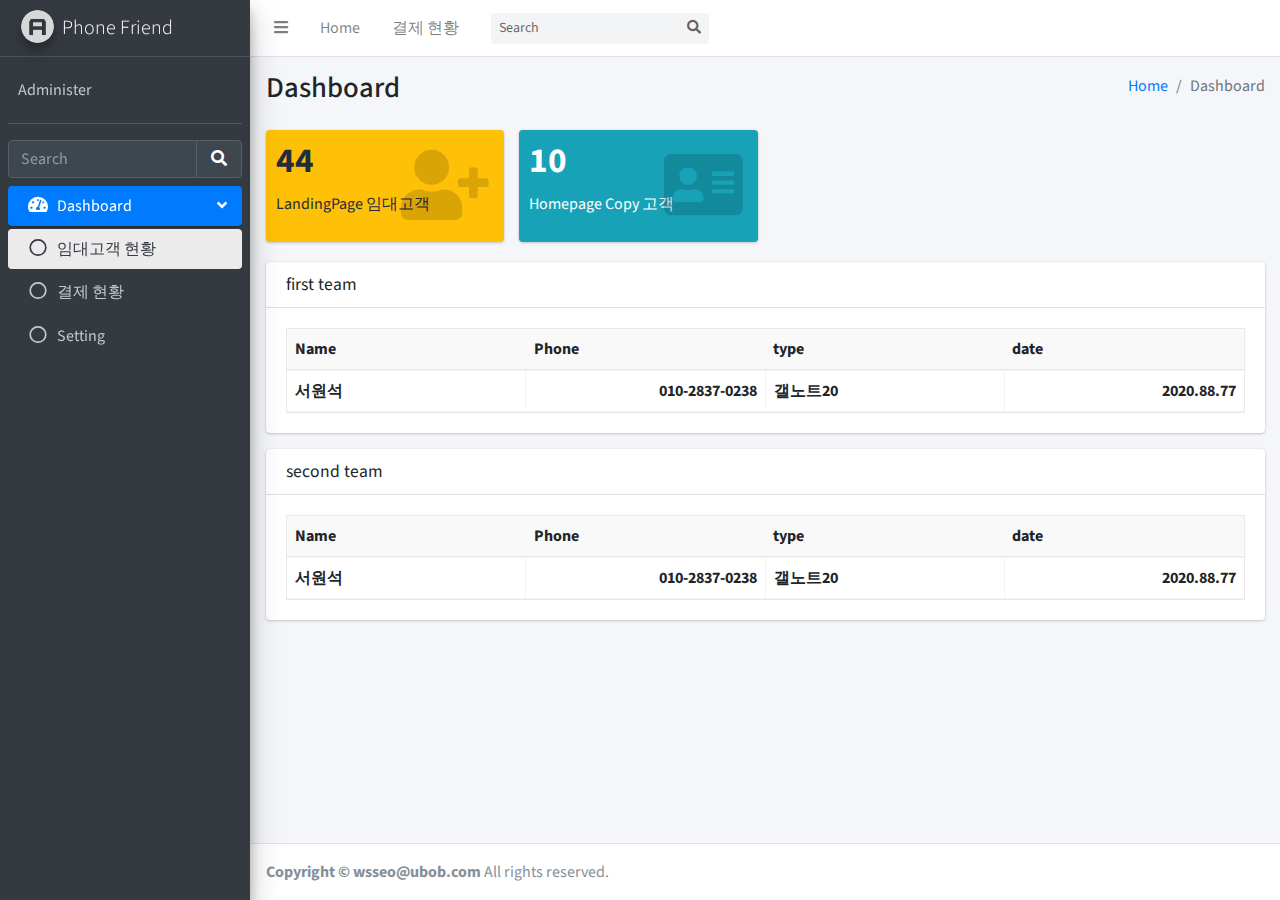
<file: Phone/AdminLTE-master/index.html>
<!DOCTYPE html>
<html lang="en">
<head>
  <meta charset="utf-8">
  <meta name="viewport" content="width=device-width, initial-scale=1">
  <title>Admin | Dashboard</title>

  <!-- Google Font: Source Sans Pro -->
  <link rel="stylesheet" href="https://fonts.googleapis.com/css?family=Source+Sans+Pro:300,400,400i,700&display=fallback">
  <!-- Font Awesome -->
  <link rel="stylesheet" href="plugins/fontawesome-free/css/all.min.css">
  <!-- Ionicons -->
  <link rel="stylesheet" href="https://code.ionicframework.com/ionicons/2.0.1/css/ionicons.min.css">
  <!-- Tempusdominus Bootstrap 4 -->
  <link rel="stylesheet" href="plugins/tempusdominus-bootstrap-4/css/tempusdominus-bootstrap-4.min.css">
  <!-- iCheck -->
  <link rel="stylesheet" href="plugins/icheck-bootstrap/icheck-bootstrap.min.css">
  <!-- JQVMap -->
  <link rel="stylesheet" href="plugins/jqvmap/jqvmap.min.css">
  <!-- Theme style -->
  <link rel="stylesheet" href="dist/css/adminlte.min.css">
  <!-- overlayScrollbars -->
  <link rel="stylesheet" href="plugins/overlayScrollbars/css/OverlayScrollbars.min.css">
  <!-- Daterange picker -->
  <link rel="stylesheet" href="plugins/daterangepicker/daterangepicker.css">
  <!-- summernote -->
  <link rel="stylesheet" href="plugins/summernote/summernote-bs4.min.css">
  <!-- jsGrid -->
  <link rel="stylesheet" href="plugins/jsgrid/jsgrid.min.css">
  <link rel="stylesheet" href="plugins/jsgrid/jsgrid-theme.min.css">
  <style>
      .small-box{cursor: pointer;}
  </style>
</head>
<body class="hold-transition sidebar-mini layout-fixed">
<div class="wrapper">

  <!-- Navbar -->
  <nav class="main-header navbar navbar-expand navbar-white navbar-light">
    <!-- Left navbar links -->
    <ul class="navbar-nav">
      <li class="nav-item">
        <a class="nav-link" data-widget="pushmenu" href="#" role="button"><i class="fas fa-bars"></i></a>
      </li>
      <li class="nav-item d-none d-sm-inline-block">
        <a href="index.html" class="nav-link">Home</a>
      </li>
      <li class="nav-item d-none d-sm-inline-block">
        <a href="#" class="nav-link">결제 현황</a>
      </li>
    </ul>

    <!-- SEARCH FORM -->
    <form class="form-inline ml-3">
      <div class="input-group input-group-sm">
        <input class="form-control form-control-navbar" type="search" placeholder="Search" aria-label="Search">
        <div class="input-group-append">
          <button class="btn btn-navbar" type="submit">
            <i class="fas fa-search"></i>
          </button>
        </div>
      </div>
    </form>
  </nav>
  <!-- /.navbar -->

  <!-- Main Sidebar Container -->
  <aside class="main-sidebar sidebar-dark-primary elevation-4">
    <!-- Brand Logo -->
    <a href="index.html" class="brand-link">
      <img src="dist/img/AdminLTELogo.png" alt="AdminLTE Logo" class="brand-image img-circle elevation-3" style="opacity: .8">
      <span class="brand-text font-weight-light">Phone Friend</span>
    </a>

    <!-- Sidebar -->
    <div class="sidebar">
      <!-- Sidebar user panel (optional) -->
      <div class="user-panel mt-3 pb-3 mb-3 d-flex">
        <div class="info">
          <a href="#" class="d-block">Administer</a>
        </div>
      </div>

      <!-- SidebarSearch Form -->
      <div class="form-inline">
        <div class="input-group" data-widget="sidebar-search">
          <input class="form-control form-control-sidebar" type="search" placeholder="Search" aria-label="Search">
          <div class="input-group-append">
            <button class="btn btn-sidebar">
              <i class="fas fa-search fa-fw"></i>
            </button>
          </div>
        </div>
      </div>

      <!-- Sidebar Menu -->
      <nav class="mt-2">
        <ul class="nav nav-pills nav-sidebar flex-column" data-widget="treeview" role="menu" data-accordion="false">
          <!-- Add icons to the links using the .nav-icon class
               with font-awesome or any other icon font library -->
          <li class="nav-item menu-open">
            <a href="#" class="nav-link active">
              <i class="nav-icon fas fa-tachometer-alt"></i>
              <p>
                Dashboard
                <i class="right fas fa-angle-left"></i>
              </p>
            </a>
            <ul class="nav nav-treeview">
              <li class="nav-item">
                <a href="./index.html" class="nav-link active">
                  <i class="far fa-circle nav-icon"></i>
                  <p>임대고객 현황</p>
                </a>
              </li>
              <li class="nav-item">
                <a href="#" class="nav-link">
                  <i class="far fa-circle nav-icon"></i>
                  <p>결제 현황</p>
                </a>
              </li>
              <li class="nav-item">
                <a href="#" class="nav-link">
                  <i class="far fa-circle nav-icon"></i>
                  <p>Setting</p>
                </a>
              </li>
            </ul>
          </li>
        </ul>
      </nav>
      <!-- /.sidebar-menu -->
    </div>
    <!-- /.sidebar -->
  </aside>

  <!-- Content Wrapper. Contains page content -->
  <div class="content-wrapper">
    <!-- Content Header (Page header) -->
    <div class="content-header">
      <div class="container-fluid">
        <div class="row mb-2">
          <div class="col-sm-6">
            <h1 class="m-0">Dashboard</h1>
          </div><!-- /.col -->
          <div class="col-sm-6">
            <ol class="breadcrumb float-sm-right">
              <li class="breadcrumb-item"><a href="#">Home</a></li>
              <li class="breadcrumb-item active">Dashboard</li>
            </ol>
          </div><!-- /.col -->
        </div><!-- /.row -->
      </div><!-- /.container-fluid -->
    </div>
    <!-- /.content-header -->

    <!-- Main content -->
    <section class="content">
      <div class="container-fluid">
        <!-- Small boxes (Stat box) -->
        <div class="row">
          <div class="col-lg-3 col-6" onclick="changCustomerDashboard();">
            <!-- small box -->
            <div class="small-box bg-warning">
              <div class="inner">
                <h3>44</h3>
                <p>LandingPage 임대고객</p>
              </div>
              <div class="icon">
                <i class="fas fa-user-plus"></i>
              </div>
            </div>
          </div>
          <!-- ./col -->
          <div class="col-lg-3 col-6" onclick="changCopyDashboard();">
            <!-- small box -->
            <div class="small-box bg-info">
              <div class="inner">
                <h3>10</h3>
                <p>Homepage Copy 고객</p>
              </div>
              <div class="icon">
                <i class="fa fa-address-card"></i>
              </div>
            </div>
          </div>
          <!-- ./col -->
        </div>
        <!-- /.row -->
        <!-- Main content -->
        <section class="content customer">
            <div class="card">
                <div class="card-header">
                    <h3 class="card-title">first team</h3>
                </div>
                <!-- /.card-header -->
                <div class="card-body">
                    <div id="jsGrid1" class="jsgrid">
                        <div class="jsgrid-grid-header jsgrid-header-scrollbar">
                            <table class="jsgrid-table">
                                <tr lang="jsgrid-header-row">
                                    <th class="jsgrid-header-cell jsgrid-header-sortable">Name</th>
                                    <th class="jsgrid-header-cell jsgrid-header-sortable">Phone</th>
                                    <th class="jsgrid-header-cell jsgrid-header-sortable">type</th>
                                    <th class="jsgrid-header-cell jsgrid-header-sortable">date</th>
                                </tr>
                            </table>
                        </div>
                        <div class="jsgrid-grid-body">
                            <table class="jsgrid-table">
                                <tbody>
                                    <tr lang="jsgrid-row">
                                        <th class="jsgrid-cell">서원석</th>
                                        <th class="jsgrid-cell jsgrid-align-right">010-2837-0238</th>
                                        <th class="jsgrid-cell">갤노트20</th>
                                        <th class="jsgrid-cell jsgrid-align-right">2020.88.77</th>
                                    </tr>
                                </tbody>
                            </table>
                        </div>
                    </div>
                </div>
                <!-- /.card-body -->
            </div>
            <!-- /.card -->
            <div class="card">
                <div class="card-header">
                    <h3 class="card-title">second team</h3>
                </div>
                <!-- /.card-header -->
                <div class="card-body">
                    <div id="jsGrid1" class="jsgrid">
                        <div class="jsgrid-grid-header jsgrid-header-scrollbar">
                            <table class="jsgrid-table">
                                <tr lang="jsgrid-header-row">
                                    <th class="jsgrid-header-cell jsgrid-header-sortable">Name</th>
                                    <th class="jsgrid-header-cell jsgrid-header-sortable">Phone</th>
                                    <th class="jsgrid-header-cell jsgrid-header-sortable">type</th>
                                    <th class="jsgrid-header-cell jsgrid-header-sortable">date</th>
                                </tr>
                            </table>
                        </div>
                        <div class="jsgrid-grid-body">
                            <table class="jsgrid-table">
                                <tbody>
                                    <tr lang="jsgrid-row">
                                        <th class="jsgrid-cell">서원석</th>
                                        <th class="jsgrid-cell jsgrid-align-right">010-2837-0238</th>
                                        <th class="jsgrid-cell">갤노트20</th>
                                        <th class="jsgrid-cell jsgrid-align-right">2020.88.77</th>
                                    </tr>
                                </tbody>
                            </table>
                        </div>
                    </div>
                </div>
                <!-- /.card-body -->
            </div>
            <!-- /.card -->
        </section>
        <section class="content copy" style="display: none;">
            <div class="card">
                <div class="card-header row">
                    <h3 class="card-title col-sm-10">Homepage Copy</h3>
                    <div class="col-sm-1">수정</div>
                    <div class="col-sm-1">삭제</div>
                </div>
                <!-- /.card-header -->
                <div class="card-body">
                    <div id="jsGrid1" class="jsgrid">
                        <div class="jsgrid-grid-header jsgrid-header-scrollbar">
                            <table class="jsgrid-table">
                                <tr lang="jsgrid-header-row">
                                    <th class="jsgrid-header-cell jsgrid-header-sortable">대여기간</th>
                                    <th class="jsgrid-header-cell jsgrid-header-sortable">이름</th>
                                    <th class="jsgrid-header-cell jsgrid-header-sortable">연락처</th>
                                    <th class="jsgrid-header-cell jsgrid-header-sortable">date</th>
                                    <th class="jsgrid-header-cell jsgrid-header-sortable" style="width: 5%;">
                                        <input type="checkbox" id="checkbox" class="">
                                    </th>
                                </tr>
                            </table>
                        </div>
                        <div class="jsgrid-grid-body">
                            <table class="jsgrid-table">
                                <tbody>
                                    <tr lang="jsgrid-row">
                                        <th class="jsgrid-cell">1년</th>
                                        <th class="jsgrid-cell">서원석</th>
                                        <th class="jsgrid-cell">010-2837-0238</th>
                                        <th class="jsgrid-cell jsgrid-align-right">2020.88.77</th>
                                        <th class="jsgrid-header-cell jsgrid-header-sortable" style="width: 5%;">
                                            <input type="checkbox" id="checkbox" class="">
                                        </th>
                                    </tr>
                                </tbody>
                            </table>
                        </div>
                    </div>
                </div>
                <!-- /.card-body -->
            </div>
            <!-- /.card -->
        </section>
        <!-- /.content -->
      </div><!-- /.container-fluid -->
    </section>
    <!-- /.content -->
  </div>
  <!-- /.content-wrapper -->
  <footer class="main-footer">
    <strong>Copyright &copy; wsseo@ubob.com</strong>
    All rights reserved.
    <!-- <div class="float-right d-none d-sm-inline-block">
      <b>Version</b> 3.1.0-pre
    </div> -->
  </footer>

  <!-- Control Sidebar -->
  <aside class="control-sidebar control-sidebar-dark">
    <!-- Control sidebar content goes here -->
  </aside>
  <!-- /.control-sidebar -->
</div>
<!-- ./wrapper -->

<!-- jQuery -->
<script src="plugins/jquery/jquery.min.js"></script>
<!-- jQuery UI 1.11.4 -->
<script src="plugins/jquery-ui/jquery-ui.min.js"></script>
<!-- Resolve conflict in jQuery UI tooltip with Bootstrap tooltip -->
<script>
$.widget.bridge('uibutton', $.ui.button);

function changCopyDashboard(){
    if($("section.copy").css("display") === "block"){
        return;
    }else{
        $("section.copy").css("display", "block");
        $("section.customer").css("display", "none");
    }
}
function changCustomerDashboard(){
    if($("section.customer").css("display") === "block"){
        return;
    }else{
        $("section.customer").css("display", "block");
        $("section.copy").css("display", "none");
    }
}

var numbers = [4,9,16,25,36];
var result = numbers.map((number, index) => console.log(Math.sqrt(number) + "," + index));
console.log(result);

</script>
<!-- Bootstrap 4 -->
<script src="plugins/bootstrap/js/bootstrap.bundle.min.js"></script>
<!-- ChartJS -->
<script src="plugins/chart.js/Chart.min.js"></script>
<!-- Sparkline -->
<script src="plugins/sparklines/sparkline.js"></script>
<!-- JQVMap -->
<script src="plugins/jqvmap/jquery.vmap.min.js"></script>
<script src="plugins/jqvmap/maps/jquery.vmap.usa.js"></script>
<!-- jQuery Knob Chart -->
<script src="plugins/jquery-knob/jquery.knob.min.js"></script>
<!-- daterangepicker -->
<script src="plugins/moment/moment.min.js"></script>
<script src="plugins/daterangepicker/daterangepicker.js"></script>
<!-- Tempusdominus Bootstrap 4 -->
<script src="plugins/tempusdominus-bootstrap-4/js/tempusdominus-bootstrap-4.min.js"></script>
<!-- Summernote -->
<script src="plugins/summernote/summernote-bs4.min.js"></script>
<!-- overlayScrollbars -->
<script src="plugins/overlayScrollbars/js/jquery.overlayScrollbars.min.js"></script>
<!-- AdminLTE App -->
<script src="dist/js/adminlte.js"></script>
<!-- AdminLTE for demo purposes -->
<!-- <script src="dist/js/demo.js"></script> -->
<!-- AdminLTE dashboard demo (This is only for demo purposes) -->
<!-- <script src="dist/js/pages/dashboard.js"></script> -->
</body>
</html>
</file>
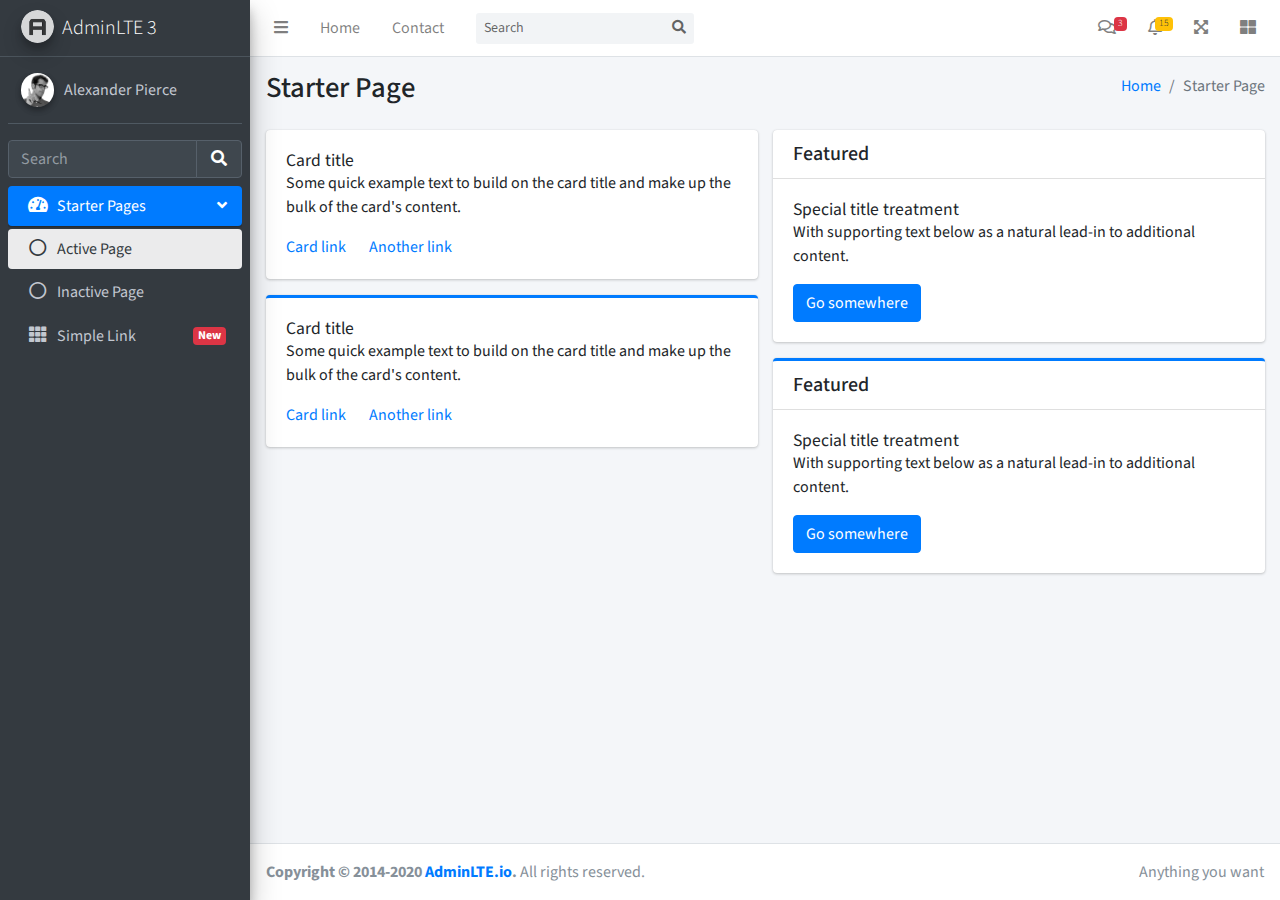
<file: Phone/AdminLTE-master/starter.html>
<!DOCTYPE html>
<!--
This is a starter template page. Use this page to start your new project from
scratch. This page gets rid of all links and provides the needed markup only.
-->
<html lang="en">
<head>
  <meta charset="utf-8">
  <meta name="viewport" content="width=device-width, initial-scale=1">
  <title>AdminLTE 3 | Starter</title>

  <!-- Google Font: Source Sans Pro -->
  <link rel="stylesheet" href="https://fonts.googleapis.com/css?family=Source+Sans+Pro:300,400,400i,700&display=fallback">
  <!-- Font Awesome Icons -->
  <link rel="stylesheet" href="plugins/fontawesome-free/css/all.min.css">
  <!-- Theme style -->
  <link rel="stylesheet" href="dist/css/adminlte.min.css">
</head>
<body class="hold-transition sidebar-mini">
<div class="wrapper">

  <!-- Navbar -->
  <nav class="main-header navbar navbar-expand navbar-white navbar-light">
    <!-- Left navbar links -->
    <ul class="navbar-nav">
      <li class="nav-item">
        <a class="nav-link" data-widget="pushmenu" href="#" role="button"><i class="fas fa-bars"></i></a>
      </li>
      <li class="nav-item d-none d-sm-inline-block">
        <a href="index3.html" class="nav-link">Home</a>
      </li>
      <li class="nav-item d-none d-sm-inline-block">
        <a href="#" class="nav-link">Contact</a>
      </li>
    </ul>

    <!-- SEARCH FORM -->
    <form class="form-inline ml-3">
      <div class="input-group input-group-sm">
        <input class="form-control form-control-navbar" type="search" placeholder="Search" aria-label="Search">
        <div class="input-group-append">
          <button class="btn btn-navbar" type="submit">
            <i class="fas fa-search"></i>
          </button>
        </div>
      </div>
    </form>

    <!-- Right navbar links -->
    <ul class="navbar-nav ml-auto">
      <!-- Messages Dropdown Menu -->
      <li class="nav-item dropdown">
        <a class="nav-link" data-toggle="dropdown" href="#">
          <i class="far fa-comments"></i>
          <span class="badge badge-danger navbar-badge">3</span>
        </a>
        <div class="dropdown-menu dropdown-menu-lg dropdown-menu-right">
          <a href="#" class="dropdown-item">
            <!-- Message Start -->
            <div class="media">
              <img src="dist/img/user1-128x128.jpg" alt="User Avatar" class="img-size-50 mr-3 img-circle">
              <div class="media-body">
                <h3 class="dropdown-item-title">
                  Brad Diesel
                  <span class="float-right text-sm text-danger"><i class="fas fa-star"></i></span>
                </h3>
                <p class="text-sm">Call me whenever you can...</p>
                <p class="text-sm text-muted"><i class="far fa-clock mr-1"></i> 4 Hours Ago</p>
              </div>
            </div>
            <!-- Message End -->
          </a>
          <div class="dropdown-divider"></div>
          <a href="#" class="dropdown-item">
            <!-- Message Start -->
            <div class="media">
              <img src="dist/img/user8-128x128.jpg" alt="User Avatar" class="img-size-50 img-circle mr-3">
              <div class="media-body">
                <h3 class="dropdown-item-title">
                  John Pierce
                  <span class="float-right text-sm text-muted"><i class="fas fa-star"></i></span>
                </h3>
                <p class="text-sm">I got your message bro</p>
                <p class="text-sm text-muted"><i class="far fa-clock mr-1"></i> 4 Hours Ago</p>
              </div>
            </div>
            <!-- Message End -->
          </a>
          <div class="dropdown-divider"></div>
          <a href="#" class="dropdown-item">
            <!-- Message Start -->
            <div class="media">
              <img src="dist/img/user3-128x128.jpg" alt="User Avatar" class="img-size-50 img-circle mr-3">
              <div class="media-body">
                <h3 class="dropdown-item-title">
                  Nora Silvester
                  <span class="float-right text-sm text-warning"><i class="fas fa-star"></i></span>
                </h3>
                <p class="text-sm">The subject goes here</p>
                <p class="text-sm text-muted"><i class="far fa-clock mr-1"></i> 4 Hours Ago</p>
              </div>
            </div>
            <!-- Message End -->
          </a>
          <div class="dropdown-divider"></div>
          <a href="#" class="dropdown-item dropdown-footer">See All Messages</a>
        </div>
      </li>
      <!-- Notifications Dropdown Menu -->
      <li class="nav-item dropdown">
        <a class="nav-link" data-toggle="dropdown" href="#">
          <i class="far fa-bell"></i>
          <span class="badge badge-warning navbar-badge">15</span>
        </a>
        <div class="dropdown-menu dropdown-menu-lg dropdown-menu-right">
          <span class="dropdown-header">15 Notifications</span>
          <div class="dropdown-divider"></div>
          <a href="#" class="dropdown-item">
            <i class="fas fa-envelope mr-2"></i> 4 new messages
            <span class="float-right text-muted text-sm">3 mins</span>
          </a>
          <div class="dropdown-divider"></div>
          <a href="#" class="dropdown-item">
            <i class="fas fa-users mr-2"></i> 8 friend requests
            <span class="float-right text-muted text-sm">12 hours</span>
          </a>
          <div class="dropdown-divider"></div>
          <a href="#" class="dropdown-item">
            <i class="fas fa-file mr-2"></i> 3 new reports
            <span class="float-right text-muted text-sm">2 days</span>
          </a>
          <div class="dropdown-divider"></div>
          <a href="#" class="dropdown-item dropdown-footer">See All Notifications</a>
        </div>
      </li>
      <li class="nav-item">
        <a class="nav-link" data-widget="fullscreen" href="#" role="button">
          <i class="fas fa-expand-arrows-alt"></i>
        </a>
      </li>
      <li class="nav-item">
        <a class="nav-link" data-widget="control-sidebar" data-slide="true" href="#" role="button">
          <i class="fas fa-th-large"></i>
        </a>
      </li>
    </ul>
  </nav>
  <!-- /.navbar -->

  <!-- Main Sidebar Container -->
  <aside class="main-sidebar sidebar-dark-primary elevation-4">
    <!-- Brand Logo -->
    <a href="index3.html" class="brand-link">
      <img src="dist/img/AdminLTELogo.png" alt="AdminLTE Logo" class="brand-image img-circle elevation-3" style="opacity: .8">
      <span class="brand-text font-weight-light">AdminLTE 3</span>
    </a>

    <!-- Sidebar -->
    <div class="sidebar">
      <!-- Sidebar user panel (optional) -->
      <div class="user-panel mt-3 pb-3 mb-3 d-flex">
        <div class="image">
          <img src="dist/img/user2-160x160.jpg" class="img-circle elevation-2" alt="User Image">
        </div>
        <div class="info">
          <a href="#" class="d-block">Alexander Pierce</a>
        </div>
      </div>

      <!-- SidebarSearch Form -->
      <div class="form-inline">
        <div class="input-group" data-widget="sidebar-search">
          <input class="form-control form-control-sidebar" type="search" placeholder="Search" aria-label="Search">
          <div class="input-group-append">
            <button class="btn btn-sidebar">
              <i class="fas fa-search fa-fw"></i>
            </button>
          </div>
        </div>
      </div>

      <!-- Sidebar Menu -->
      <nav class="mt-2">
        <ul class="nav nav-pills nav-sidebar flex-column" data-widget="treeview" role="menu" data-accordion="false">
          <!-- Add icons to the links using the .nav-icon class
               with font-awesome or any other icon font library -->
          <li class="nav-item menu-open">
            <a href="#" class="nav-link active">
              <i class="nav-icon fas fa-tachometer-alt"></i>
              <p>
                Starter Pages
                <i class="right fas fa-angle-left"></i>
              </p>
            </a>
            <ul class="nav nav-treeview">
              <li class="nav-item">
                <a href="#" class="nav-link active">
                  <i class="far fa-circle nav-icon"></i>
                  <p>Active Page</p>
                </a>
              </li>
              <li class="nav-item">
                <a href="#" class="nav-link">
                  <i class="far fa-circle nav-icon"></i>
                  <p>Inactive Page</p>
                </a>
              </li>
            </ul>
          </li>
          <li class="nav-item">
            <a href="#" class="nav-link">
              <i class="nav-icon fas fa-th"></i>
              <p>
                Simple Link
                <span class="right badge badge-danger">New</span>
              </p>
            </a>
          </li>
        </ul>
      </nav>
      <!-- /.sidebar-menu -->
    </div>
    <!-- /.sidebar -->
  </aside>

  <!-- Content Wrapper. Contains page content -->
  <div class="content-wrapper">
    <!-- Content Header (Page header) -->
    <div class="content-header">
      <div class="container-fluid">
        <div class="row mb-2">
          <div class="col-sm-6">
            <h1 class="m-0">Starter Page</h1>
          </div><!-- /.col -->
          <div class="col-sm-6">
            <ol class="breadcrumb float-sm-right">
              <li class="breadcrumb-item"><a href="#">Home</a></li>
              <li class="breadcrumb-item active">Starter Page</li>
            </ol>
          </div><!-- /.col -->
        </div><!-- /.row -->
      </div><!-- /.container-fluid -->
    </div>
    <!-- /.content-header -->

    <!-- Main content -->
    <div class="content">
      <div class="container-fluid">
        <div class="row">
          <div class="col-lg-6">
            <div class="card">
              <div class="card-body">
                <h5 class="card-title">Card title</h5>

                <p class="card-text">
                  Some quick example text to build on the card title and make up the bulk of the card's
                  content.
                </p>

                <a href="#" class="card-link">Card link</a>
                <a href="#" class="card-link">Another link</a>
              </div>
            </div>

            <div class="card card-primary card-outline">
              <div class="card-body">
                <h5 class="card-title">Card title</h5>

                <p class="card-text">
                  Some quick example text to build on the card title and make up the bulk of the card's
                  content.
                </p>
                <a href="#" class="card-link">Card link</a>
                <a href="#" class="card-link">Another link</a>
              </div>
            </div><!-- /.card -->
          </div>
          <!-- /.col-md-6 -->
          <div class="col-lg-6">
            <div class="card">
              <div class="card-header">
                <h5 class="m-0">Featured</h5>
              </div>
              <div class="card-body">
                <h6 class="card-title">Special title treatment</h6>

                <p class="card-text">With supporting text below as a natural lead-in to additional content.</p>
                <a href="#" class="btn btn-primary">Go somewhere</a>
              </div>
            </div>

            <div class="card card-primary card-outline">
              <div class="card-header">
                <h5 class="m-0">Featured</h5>
              </div>
              <div class="card-body">
                <h6 class="card-title">Special title treatment</h6>

                <p class="card-text">With supporting text below as a natural lead-in to additional content.</p>
                <a href="#" class="btn btn-primary">Go somewhere</a>
              </div>
            </div>
          </div>
          <!-- /.col-md-6 -->
        </div>
        <!-- /.row -->
      </div><!-- /.container-fluid -->
    </div>
    <!-- /.content -->
  </div>
  <!-- /.content-wrapper -->

  <!-- Control Sidebar -->
  <aside class="control-sidebar control-sidebar-dark">
    <!-- Control sidebar content goes here -->
    <div class="p-3">
      <h5>Title</h5>
      <p>Sidebar content</p>
    </div>
  </aside>
  <!-- /.control-sidebar -->

  <!-- Main Footer -->
  <footer class="main-footer">
    <!-- To the right -->
    <div class="float-right d-none d-sm-inline">
      Anything you want
    </div>
    <!-- Default to the left -->
    <strong>Copyright &copy; 2014-2020 <a href="https://adminlte.io">AdminLTE.io</a>.</strong> All rights reserved.
  </footer>
</div>
<!-- ./wrapper -->

<!-- REQUIRED SCRIPTS -->

<!-- jQuery -->
<script src="plugins/jquery/jquery.min.js"></script>
<!-- Bootstrap 4 -->
<script src="plugins/bootstrap/js/bootstrap.bundle.min.js"></script>
<!-- AdminLTE App -->
<script src="dist/js/adminlte.min.js"></script>
</body>
</html>
</file>
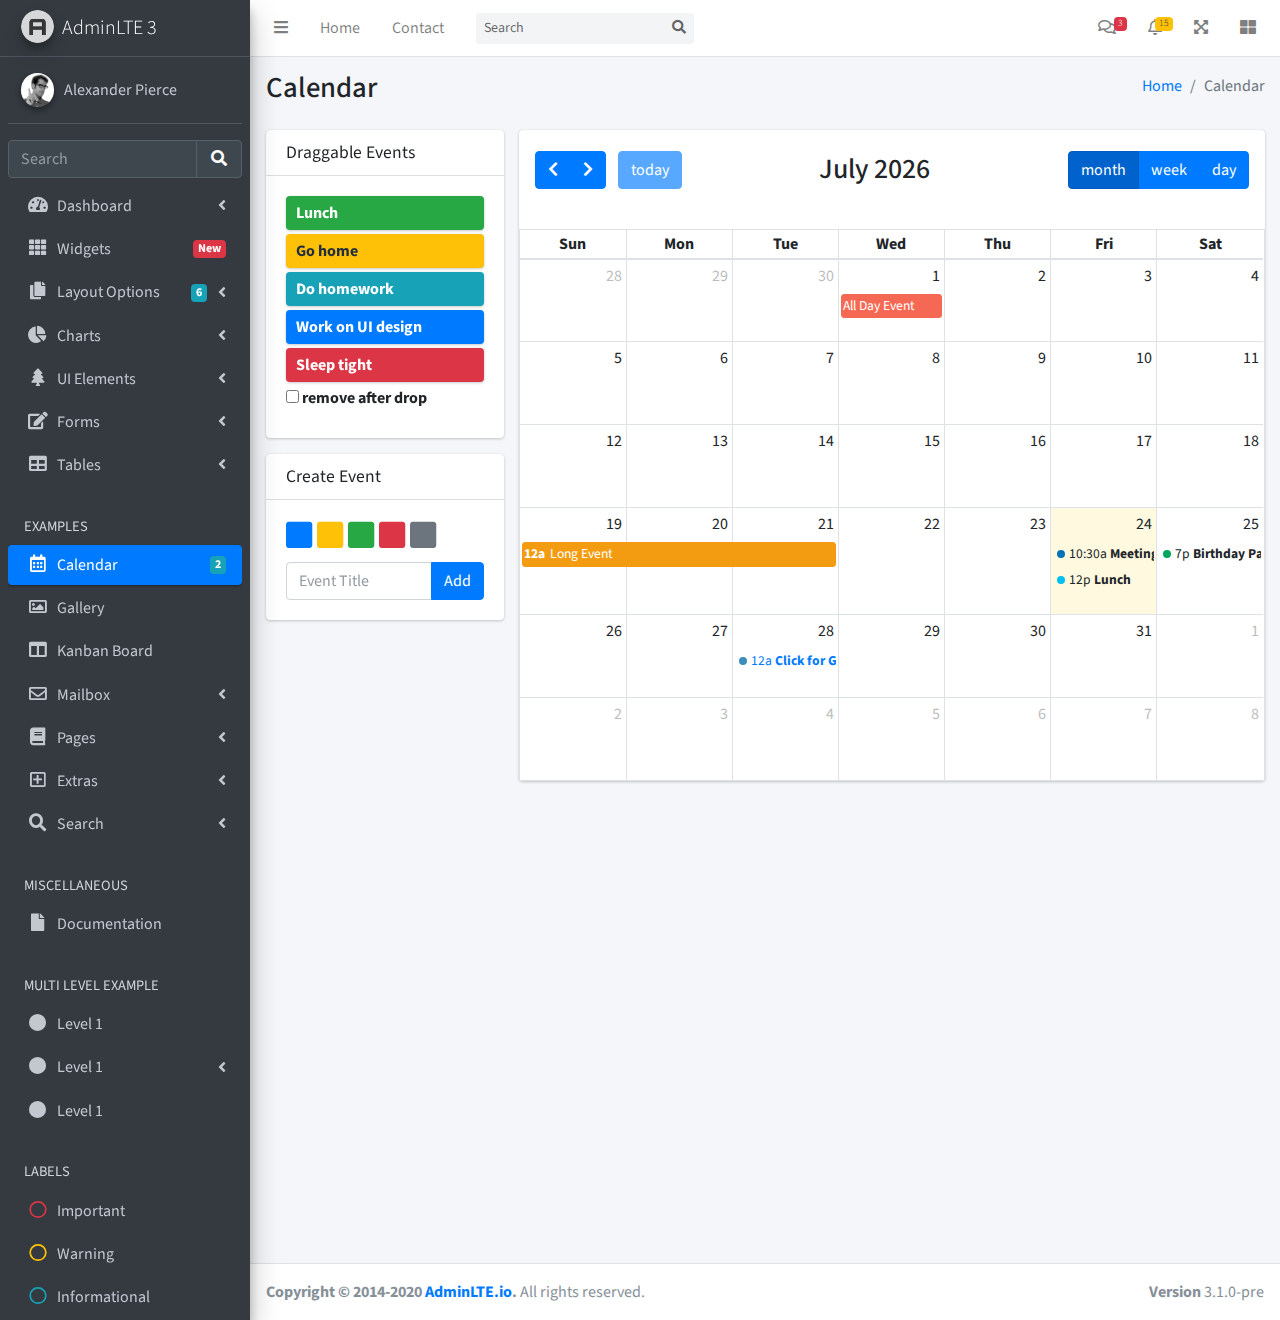
<file: Phone/AdminLTE-master/pages/calendar.html>
<!DOCTYPE html>
<html lang="en">
<head>
  <meta charset="utf-8">
  <meta name="viewport" content="width=device-width, initial-scale=1">
  <title>AdminLTE 3 | Calendar</title>

  <!-- Google Font: Source Sans Pro -->
  <link rel="stylesheet" href="https://fonts.googleapis.com/css?family=Source+Sans+Pro:300,400,400i,700&display=fallback">
  <!-- Font Awesome -->
  <link rel="stylesheet" href="../plugins/fontawesome-free/css/all.min.css">
  <!-- fullCalendar -->
  <link rel="stylesheet" href="../plugins/fullcalendar/main.css">
  <!-- Theme style -->
  <link rel="stylesheet" href="../dist/css/adminlte.min.css">
</head>
<body class="hold-transition sidebar-mini">
<div class="wrapper">
  <!-- Navbar -->
  <nav class="main-header navbar navbar-expand navbar-white navbar-light">
    <!-- Left navbar links -->
    <ul class="navbar-nav">
      <li class="nav-item">
        <a class="nav-link" data-widget="pushmenu" href="#" role="button"><i class="fas fa-bars"></i></a>
      </li>
      <li class="nav-item d-none d-sm-inline-block">
        <a href="../index3.html" class="nav-link">Home</a>
      </li>
      <li class="nav-item d-none d-sm-inline-block">
        <a href="#" class="nav-link">Contact</a>
      </li>
    </ul>

    <!-- SEARCH FORM -->
    <form class="form-inline ml-3">
      <div class="input-group input-group-sm">
        <input class="form-control form-control-navbar" type="search" placeholder="Search" aria-label="Search">
        <div class="input-group-append">
          <button class="btn btn-navbar" type="submit">
            <i class="fas fa-search"></i>
          </button>
        </div>
      </div>
    </form>

    <!-- Right navbar links -->
    <ul class="navbar-nav ml-auto">
      <!-- Messages Dropdown Menu -->
      <li class="nav-item dropdown">
        <a class="nav-link" data-toggle="dropdown" href="#">
          <i class="far fa-comments"></i>
          <span class="badge badge-danger navbar-badge">3</span>
        </a>
        <div class="dropdown-menu dropdown-menu-lg dropdown-menu-right">
          <a href="#" class="dropdown-item">
            <!-- Message Start -->
            <div class="media">
              <img src="../dist/img/user1-128x128.jpg" alt="User Avatar" class="img-size-50 mr-3 img-circle">
              <div class="media-body">
                <h3 class="dropdown-item-title">
                  Brad Diesel
                  <span class="float-right text-sm text-danger"><i class="fas fa-star"></i></span>
                </h3>
                <p class="text-sm">Call me whenever you can...</p>
                <p class="text-sm text-muted"><i class="far fa-clock mr-1"></i> 4 Hours Ago</p>
              </div>
            </div>
            <!-- Message End -->
          </a>
          <div class="dropdown-divider"></div>
          <a href="#" class="dropdown-item">
            <!-- Message Start -->
            <div class="media">
              <img src="../dist/img/user8-128x128.jpg" alt="User Avatar" class="img-size-50 img-circle mr-3">
              <div class="media-body">
                <h3 class="dropdown-item-title">
                  John Pierce
                  <span class="float-right text-sm text-muted"><i class="fas fa-star"></i></span>
                </h3>
                <p class="text-sm">I got your message bro</p>
                <p class="text-sm text-muted"><i class="far fa-clock mr-1"></i> 4 Hours Ago</p>
              </div>
            </div>
            <!-- Message End -->
          </a>
          <div class="dropdown-divider"></div>
          <a href="#" class="dropdown-item">
            <!-- Message Start -->
            <div class="media">
              <img src="../dist/img/user3-128x128.jpg" alt="User Avatar" class="img-size-50 img-circle mr-3">
              <div class="media-body">
                <h3 class="dropdown-item-title">
                  Nora Silvester
                  <span class="float-right text-sm text-warning"><i class="fas fa-star"></i></span>
                </h3>
                <p class="text-sm">The subject goes here</p>
                <p class="text-sm text-muted"><i class="far fa-clock mr-1"></i> 4 Hours Ago</p>
              </div>
            </div>
            <!-- Message End -->
          </a>
          <div class="dropdown-divider"></div>
          <a href="#" class="dropdown-item dropdown-footer">See All Messages</a>
        </div>
      </li>
      <!-- Notifications Dropdown Menu -->
      <li class="nav-item dropdown">
        <a class="nav-link" data-toggle="dropdown" href="#">
          <i class="far fa-bell"></i>
          <span class="badge badge-warning navbar-badge">15</span>
        </a>
        <div class="dropdown-menu dropdown-menu-lg dropdown-menu-right">
          <span class="dropdown-item dropdown-header">15 Notifications</span>
          <div class="dropdown-divider"></div>
          <a href="#" class="dropdown-item">
            <i class="fas fa-envelope mr-2"></i> 4 new messages
            <span class="float-right text-muted text-sm">3 mins</span>
          </a>
          <div class="dropdown-divider"></div>
          <a href="#" class="dropdown-item">
            <i class="fas fa-users mr-2"></i> 8 friend requests
            <span class="float-right text-muted text-sm">12 hours</span>
          </a>
          <div class="dropdown-divider"></div>
          <a href="#" class="dropdown-item">
            <i class="fas fa-file mr-2"></i> 3 new reports
            <span class="float-right text-muted text-sm">2 days</span>
          </a>
          <div class="dropdown-divider"></div>
          <a href="#" class="dropdown-item dropdown-footer">See All Notifications</a>
        </div>
      </li>
      <li class="nav-item">
        <a class="nav-link" data-widget="fullscreen" href="#" role="button">
          <i class="fas fa-expand-arrows-alt"></i>
        </a>
      </li>
      <li class="nav-item">
        <a class="nav-link" data-widget="control-sidebar" data-slide="true" href="#" role="button">
          <i class="fas fa-th-large"></i>
        </a>
      </li>
    </ul>
  </nav>
  <!-- /.navbar -->

  <!-- Main Sidebar Container -->
  <aside class="main-sidebar sidebar-dark-primary elevation-4">
    <!-- Brand Logo -->
    <a href="../index3.html" class="brand-link">
      <img src="../dist/img/AdminLTELogo.png" alt="AdminLTE Logo" class="brand-image img-circle elevation-3" style="opacity: .8">
      <span class="brand-text font-weight-light">AdminLTE 3</span>
    </a>

    <!-- Sidebar -->
    <div class="sidebar">
      <!-- Sidebar user panel (optional) -->
      <div class="user-panel mt-3 pb-3 mb-3 d-flex">
        <div class="image">
          <img src="../dist/img/user2-160x160.jpg" class="img-circle elevation-2" alt="User Image">
        </div>
        <div class="info">
          <a href="#" class="d-block">Alexander Pierce</a>
        </div>
      </div>

      <!-- SidebarSearch Form -->
      <div class="form-inline">
        <div class="input-group" data-widget="sidebar-search">
          <input class="form-control form-control-sidebar" type="search" placeholder="Search" aria-label="Search">
          <div class="input-group-append">
            <button class="btn btn-sidebar">
              <i class="fas fa-search fa-fw"></i>
            </button>
          </div>
        </div>
      </div>

      <!-- Sidebar Menu -->
      <nav class="mt-2">
        <ul class="nav nav-pills nav-sidebar flex-column" data-widget="treeview" role="menu" data-accordion="false">
          <!-- Add icons to the links using the .nav-icon class
               with font-awesome or any other icon font library -->
          <li class="nav-item">
            <a href="#" class="nav-link">
              <i class="nav-icon fas fa-tachometer-alt"></i>
              <p>
                Dashboard
                <i class="right fas fa-angle-left"></i>
              </p>
            </a>
            <ul class="nav nav-treeview">
              <li class="nav-item">
                <a href="../index.html" class="nav-link">
                  <i class="far fa-circle nav-icon"></i>
                  <p>Dashboard v1</p>
                </a>
              </li>
              <li class="nav-item">
                <a href="../index2.html" class="nav-link">
                  <i class="far fa-circle nav-icon"></i>
                  <p>Dashboard v2</p>
                </a>
              </li>
              <li class="nav-item">
                <a href="../index3.html" class="nav-link">
                  <i class="far fa-circle nav-icon"></i>
                  <p>Dashboard v3</p>
                </a>
              </li>
            </ul>
          </li>
          <li class="nav-item">
            <a href="widgets.html" class="nav-link">
              <i class="nav-icon fas fa-th"></i>
              <p>
                Widgets
                <span class="right badge badge-danger">New</span>
              </p>
            </a>
          </li>
          <li class="nav-item">
            <a href="#" class="nav-link">
              <i class="nav-icon fas fa-copy"></i>
              <p>
                Layout Options
                <i class="fas fa-angle-left right"></i>
                <span class="badge badge-info right">6</span>
              </p>
            </a>
            <ul class="nav nav-treeview">
              <li class="nav-item">
                <a href="layout/top-nav.html" class="nav-link">
                  <i class="far fa-circle nav-icon"></i>
                  <p>Top Navigation</p>
                </a>
              </li>
              <li class="nav-item">
                <a href="layout/top-nav-sidebar.html" class="nav-link">
                  <i class="far fa-circle nav-icon"></i>
                  <p>Top Navigation + Sidebar</p>
                </a>
              </li>
              <li class="nav-item">
                <a href="layout/boxed.html" class="nav-link">
                  <i class="far fa-circle nav-icon"></i>
                  <p>Boxed</p>
                </a>
              </li>
              <li class="nav-item">
                <a href="layout/fixed-sidebar.html" class="nav-link">
                  <i class="far fa-circle nav-icon"></i>
                  <p>Fixed Sidebar</p>
                </a>
              </li>
              <li class="nav-item">
                <a href="layout/fixed-sidebar-custom.html" class="nav-link">
                  <i class="far fa-circle nav-icon"></i>
                  <p>Fixed Sidebar <small>+ Custom Area</small></p>
                </a>
              </li>
              <li class="nav-item">
                <a href="layout/fixed-topnav.html" class="nav-link">
                  <i class="far fa-circle nav-icon"></i>
                  <p>Fixed Navbar</p>
                </a>
              </li>
              <li class="nav-item">
                <a href="layout/fixed-footer.html" class="nav-link">
                  <i class="far fa-circle nav-icon"></i>
                  <p>Fixed Footer</p>
                </a>
              </li>
              <li class="nav-item">
                <a href="layout/collapsed-sidebar.html" class="nav-link">
                  <i class="far fa-circle nav-icon"></i>
                  <p>Collapsed Sidebar</p>
                </a>
              </li>
            </ul>
          </li>
          <li class="nav-item">
            <a href="#" class="nav-link">
              <i class="nav-icon fas fa-chart-pie"></i>
              <p>
                Charts
                <i class="right fas fa-angle-left"></i>
              </p>
            </a>
            <ul class="nav nav-treeview">
              <li class="nav-item">
                <a href="charts/chartjs.html" class="nav-link">
                  <i class="far fa-circle nav-icon"></i>
                  <p>ChartJS</p>
                </a>
              </li>
              <li class="nav-item">
                <a href="charts/flot.html" class="nav-link">
                  <i class="far fa-circle nav-icon"></i>
                  <p>Flot</p>
                </a>
              </li>
              <li class="nav-item">
                <a href="charts/inline.html" class="nav-link">
                  <i class="far fa-circle nav-icon"></i>
                  <p>Inline</p>
                </a>
              </li>
            </ul>
          </li>
          <li class="nav-item">
            <a href="#" class="nav-link">
              <i class="nav-icon fas fa-tree"></i>
              <p>
                UI Elements
                <i class="fas fa-angle-left right"></i>
              </p>
            </a>
            <ul class="nav nav-treeview">
              <li class="nav-item">
                <a href="UI/general.html" class="nav-link">
                  <i class="far fa-circle nav-icon"></i>
                  <p>General</p>
                </a>
              </li>
              <li class="nav-item">
                <a href="UI/icons.html" class="nav-link">
                  <i class="far fa-circle nav-icon"></i>
                  <p>Icons</p>
                </a>
              </li>
              <li class="nav-item">
                <a href="UI/buttons.html" class="nav-link">
                  <i class="far fa-circle nav-icon"></i>
                  <p>Buttons</p>
                </a>
              </li>
              <li class="nav-item">
                <a href="UI/sliders.html" class="nav-link">
                  <i class="far fa-circle nav-icon"></i>
                  <p>Sliders</p>
                </a>
              </li>
              <li class="nav-item">
                <a href="UI/modals.html" class="nav-link">
                  <i class="far fa-circle nav-icon"></i>
                  <p>Modals & Alerts</p>
                </a>
              </li>
              <li class="nav-item">
                <a href="UI/navbar.html" class="nav-link">
                  <i class="far fa-circle nav-icon"></i>
                  <p>Navbar & Tabs</p>
                </a>
              </li>
              <li class="nav-item">
                <a href="UI/timeline.html" class="nav-link">
                  <i class="far fa-circle nav-icon"></i>
                  <p>Timeline</p>
                </a>
              </li>
              <li class="nav-item">
                <a href="UI/ribbons.html" class="nav-link">
                  <i class="far fa-circle nav-icon"></i>
                  <p>Ribbons</p>
                </a>
              </li>
            </ul>
          </li>
          <li class="nav-item">
            <a href="#" class="nav-link">
              <i class="nav-icon fas fa-edit"></i>
              <p>
                Forms
                <i class="fas fa-angle-left right"></i>
              </p>
            </a>
            <ul class="nav nav-treeview">
              <li class="nav-item">
                <a href="forms/general.html" class="nav-link">
                  <i class="far fa-circle nav-icon"></i>
                  <p>General Elements</p>
                </a>
              </li>
              <li class="nav-item">
                <a href="forms/advanced.html" class="nav-link">
                  <i class="far fa-circle nav-icon"></i>
                  <p>Advanced Elements</p>
                </a>
              </li>
              <li class="nav-item">
                <a href="forms/editors.html" class="nav-link">
                  <i class="far fa-circle nav-icon"></i>
                  <p>Editors</p>
                </a>
              </li>
              <li class="nav-item">
                <a href="forms/validation.html" class="nav-link">
                  <i class="far fa-circle nav-icon"></i>
                  <p>Validation</p>
                </a>
              </li>
            </ul>
          </li>
          <li class="nav-item">
            <a href="#" class="nav-link">
              <i class="nav-icon fas fa-table"></i>
              <p>
                Tables
                <i class="fas fa-angle-left right"></i>
              </p>
            </a>
            <ul class="nav nav-treeview">
              <li class="nav-item">
                <a href="tables/simple.html" class="nav-link">
                  <i class="far fa-circle nav-icon"></i>
                  <p>Simple Tables</p>
                </a>
              </li>
              <li class="nav-item">
                <a href="tables/data.html" class="nav-link">
                  <i class="far fa-circle nav-icon"></i>
                  <p>DataTables</p>
                </a>
              </li>
              <li class="nav-item">
                <a href="tables/jsgrid.html" class="nav-link">
                  <i class="far fa-circle nav-icon"></i>
                  <p>jsGrid</p>
                </a>
              </li>
            </ul>
          </li>
          <li class="nav-header">EXAMPLES</li>
          <li class="nav-item">
            <a href="calendar.html" class="nav-link active">
              <i class="nav-icon far fa-calendar-alt"></i>
              <p>
                Calendar
                <span class="badge badge-info right">2</span>
              </p>
            </a>
          </li>
          <li class="nav-item">
            <a href="gallery.html" class="nav-link">
              <i class="nav-icon far fa-image"></i>
              <p>
                Gallery
              </p>
            </a>
          </li>
          <li class="nav-item">
            <a href="kanban.html" class="nav-link">
              <i class="nav-icon fas fa-columns"></i>
              <p>
                Kanban Board
              </p>
            </a>
          </li>
          <li class="nav-item">
            <a href="#" class="nav-link">
              <i class="nav-icon far fa-envelope"></i>
              <p>
                Mailbox
                <i class="fas fa-angle-left right"></i>
              </p>
            </a>
            <ul class="nav nav-treeview">
              <li class="nav-item">
                <a href="mailbox/mailbox.html" class="nav-link">
                  <i class="far fa-circle nav-icon"></i>
                  <p>Inbox</p>
                </a>
              </li>
              <li class="nav-item">
                <a href="mailbox/compose.html" class="nav-link">
                  <i class="far fa-circle nav-icon"></i>
                  <p>Compose</p>
                </a>
              </li>
              <li class="nav-item">
                <a href="mailbox/read-mail.html" class="nav-link">
                  <i class="far fa-circle nav-icon"></i>
                  <p>Read</p>
                </a>
              </li>
            </ul>
          </li>
          <li class="nav-item">
            <a href="#" class="nav-link">
              <i class="nav-icon fas fa-book"></i>
              <p>
                Pages
                <i class="fas fa-angle-left right"></i>
              </p>
            </a>
            <ul class="nav nav-treeview">
              <li class="nav-item">
                <a href="examples/invoice.html" class="nav-link">
                  <i class="far fa-circle nav-icon"></i>
                  <p>Invoice</p>
                </a>
              </li>
              <li class="nav-item">
                <a href="examples/profile.html" class="nav-link">
                  <i class="far fa-circle nav-icon"></i>
                  <p>Profile</p>
                </a>
              </li>
              <li class="nav-item">
                <a href="examples/e-commerce.html" class="nav-link">
                  <i class="far fa-circle nav-icon"></i>
                  <p>E-commerce</p>
                </a>
              </li>
              <li class="nav-item">
                <a href="examples/projects.html" class="nav-link">
                  <i class="far fa-circle nav-icon"></i>
                  <p>Projects</p>
                </a>
              </li>
              <li class="nav-item">
                <a href="examples/project-add.html" class="nav-link">
                  <i class="far fa-circle nav-icon"></i>
                  <p>Project Add</p>
                </a>
              </li>
              <li class="nav-item">
                <a href="examples/project-edit.html" class="nav-link">
                  <i class="far fa-circle nav-icon"></i>
                  <p>Project Edit</p>
                </a>
              </li>
              <li class="nav-item">
                <a href="examples/project-detail.html" class="nav-link">
                  <i class="far fa-circle nav-icon"></i>
                  <p>Project Detail</p>
                </a>
              </li>
              <li class="nav-item">
                <a href="examples/contacts.html" class="nav-link">
                  <i class="far fa-circle nav-icon"></i>
                  <p>Contacts</p>
                </a>
              </li>
              <li class="nav-item">
                <a href="examples/faq.html" class="nav-link active">
                  <i class="far fa-circle nav-icon"></i>
                  <p>FAQ</p>
                </a>
              </li>
              <li class="nav-item">
                <a href="examples/contact-us.html" class="nav-link">
                  <i class="far fa-circle nav-icon"></i>
                  <p>Contact us</p>
                </a>
              </li>
            </ul>
          </li>
          <li class="nav-item">
            <a href="#" class="nav-link">
              <i class="nav-icon far fa-plus-square"></i>
              <p>
                Extras
                <i class="fas fa-angle-left right"></i>
              </p>
            </a>
            <ul class="nav nav-treeview">
              <li class="nav-item">
                <a href="#" class="nav-link">
                  <i class="far fa-circle nav-icon"></i>
                  <p>
                    Login & Register v1
                    <i class="fas fa-angle-left right"></i>
                  </p>
                </a>
                <ul class="nav nav-treeview">
                  <li class="nav-item">
                    <a href="examples/login.html" class="nav-link">
                      <i class="far fa-circle nav-icon"></i>
                      <p>Login v1</p>
                    </a>
                  </li>
                  <li class="nav-item">
                    <a href="examples/register.html" class="nav-link">
                      <i class="far fa-circle nav-icon"></i>
                      <p>Register v1</p>
                    </a>
                  </li>
                  <li class="nav-item">
                    <a href="examples/forgot-password.html" class="nav-link">
                      <i class="far fa-circle nav-icon"></i>
                      <p>Forgot Password v1</p>
                    </a>
                  </li>
                  <li class="nav-item">
                    <a href="examples/recover-password.html" class="nav-link">
                      <i class="far fa-circle nav-icon"></i>
                      <p>Recover Password v1</p>
                    </a>
                  </li>
                </ul>
              </li>
              <li class="nav-item">
                <a href="#" class="nav-link">
                  <i class="far fa-circle nav-icon"></i>
                  <p>
                    Login & Register v2
                    <i class="fas fa-angle-left right"></i>
                  </p>
                </a>
                <ul class="nav nav-treeview">
                  <li class="nav-item">
                    <a href="examples/login-v2.html" class="nav-link">
                      <i class="far fa-circle nav-icon"></i>
                      <p>Login v2</p>
                    </a>
                  </li>
                  <li class="nav-item">
                    <a href="examples/register-v2.html" class="nav-link">
                      <i class="far fa-circle nav-icon"></i>
                      <p>Register v2</p>
                    </a>
                  </li>
                  <li class="nav-item">
                    <a href="examples/forgot-password-v2.html" class="nav-link">
                      <i class="far fa-circle nav-icon"></i>
                      <p>Forgot Password v2</p>
                    </a>
                  </li>
                  <li class="nav-item">
                    <a href="examples/recover-password-v2.html" class="nav-link">
                      <i class="far fa-circle nav-icon"></i>
                      <p>Recover Password v2</p>
                    </a>
                  </li>
                </ul>
              </li>
              <li class="nav-item">
                <a href="examples/lockscreen.html" class="nav-link">
                  <i class="far fa-circle nav-icon"></i>
                  <p>Lockscreen</p>
                </a>
              </li>
              <li class="nav-item">
                <a href="examples/legacy-user-menu.html" class="nav-link">
                  <i class="far fa-circle nav-icon"></i>
                  <p>Legacy User Menu</p>
                </a>
              </li>
              <li class="nav-item">
                <a href="examples/language-menu.html" class="nav-link">
                  <i class="far fa-circle nav-icon"></i>
                  <p>Language Menu</p>
                </a>
              </li>
              <li class="nav-item">
                <a href="examples/404.html" class="nav-link">
                  <i class="far fa-circle nav-icon"></i>
                  <p>Error 404</p>
                </a>
              </li>
              <li class="nav-item">
                <a href="examples/500.html" class="nav-link">
                  <i class="far fa-circle nav-icon"></i>
                  <p>Error 500</p>
                </a>
              </li>
              <li class="nav-item">
                <a href="examples/pace.html" class="nav-link">
                  <i class="far fa-circle nav-icon"></i>
                  <p>Pace</p>
                </a>
              </li>
              <li class="nav-item">
                <a href="examples/blank.html" class="nav-link">
                  <i class="far fa-circle nav-icon"></i>
                  <p>Blank Page</p>
                </a>
              </li>
              <li class="nav-item">
                <a href="../starter.html" class="nav-link">
                  <i class="far fa-circle nav-icon"></i>
                  <p>Starter Page</p>
                </a>
              </li>
            </ul>
          </li>
          <li class="nav-item">
            <a href="#" class="nav-link">
              <i class="nav-icon fas fa-search"></i>
              <p>
                Search
                <i class="fas fa-angle-left right"></i>
              </p>
            </a>
            <ul class="nav nav-treeview">
              <li class="nav-item">
                <a href="search/simple.html" class="nav-link">
                  <i class="far fa-circle nav-icon"></i>
                  <p>Simple Search</p>
                </a>
              </li>
              <li class="nav-item">
                <a href="search/enhanced.html" class="nav-link">
                  <i class="far fa-circle nav-icon"></i>
                  <p>Enhanced</p>
                </a>
              </li>
            </ul>
          </li>
          <li class="nav-header">MISCELLANEOUS</li>
          <li class="nav-item">
            <a href="https://adminlte.io/docs/3.0/" class="nav-link">
              <i class="nav-icon fas fa-file"></i>
              <p>Documentation</p>
            </a>
          </li>
          <li class="nav-header">MULTI LEVEL EXAMPLE</li>
          <li class="nav-item">
            <a href="#" class="nav-link">
              <i class="fas fa-circle nav-icon"></i>
              <p>Level 1</p>
            </a>
          </li>
          <li class="nav-item">
            <a href="#" class="nav-link">
              <i class="nav-icon fas fa-circle"></i>
              <p>
                Level 1
                <i class="right fas fa-angle-left"></i>
              </p>
            </a>
            <ul class="nav nav-treeview">
              <li class="nav-item">
                <a href="#" class="nav-link">
                  <i class="far fa-circle nav-icon"></i>
                  <p>Level 2</p>
                </a>
              </li>
              <li class="nav-item">
                <a href="#" class="nav-link">
                  <i class="far fa-circle nav-icon"></i>
                  <p>
                    Level 2
                    <i class="right fas fa-angle-left"></i>
                  </p>
                </a>
                <ul class="nav nav-treeview">
                  <li class="nav-item">
                    <a href="#" class="nav-link">
                      <i class="far fa-dot-circle nav-icon"></i>
                      <p>Level 3</p>
                    </a>
                  </li>
                  <li class="nav-item">
                    <a href="#" class="nav-link">
                      <i class="far fa-dot-circle nav-icon"></i>
                      <p>Level 3</p>
                    </a>
                  </li>
                  <li class="nav-item">
                    <a href="#" class="nav-link">
                      <i class="far fa-dot-circle nav-icon"></i>
                      <p>Level 3</p>
                    </a>
                  </li>
                </ul>
              </li>
              <li class="nav-item">
                <a href="#" class="nav-link">
                  <i class="far fa-circle nav-icon"></i>
                  <p>Level 2</p>
                </a>
              </li>
            </ul>
          </li>
          <li class="nav-item">
            <a href="#" class="nav-link">
              <i class="fas fa-circle nav-icon"></i>
              <p>Level 1</p>
            </a>
          </li>
          <li class="nav-header">LABELS</li>
          <li class="nav-item">
            <a href="#" class="nav-link">
              <i class="nav-icon far fa-circle text-danger"></i>
              <p class="text">Important</p>
            </a>
          </li>
          <li class="nav-item">
            <a href="#" class="nav-link">
              <i class="nav-icon far fa-circle text-warning"></i>
              <p>Warning</p>
            </a>
          </li>
          <li class="nav-item">
            <a href="#" class="nav-link">
              <i class="nav-icon far fa-circle text-info"></i>
              <p>Informational</p>
            </a>
          </li>
        </ul>
      </nav>
      <!-- /.sidebar-menu -->
    </div>
    <!-- /.sidebar -->
  </aside>

  <!-- Content Wrapper. Contains page content -->
  <div class="content-wrapper">
    <!-- Content Header (Page header) -->
    <section class="content-header">
      <div class="container-fluid">
        <div class="row mb-2">
          <div class="col-sm-6">
            <h1>Calendar</h1>
          </div>
          <div class="col-sm-6">
            <ol class="breadcrumb float-sm-right">
              <li class="breadcrumb-item"><a href="#">Home</a></li>
              <li class="breadcrumb-item active">Calendar</li>
            </ol>
          </div>
        </div>
      </div><!-- /.container-fluid -->
    </section>

    <!-- Main content -->
    <section class="content">
      <div class="container-fluid">
        <div class="row">
          <div class="col-md-3">
            <div class="sticky-top mb-3">
              <div class="card">
                <div class="card-header">
                  <h4 class="card-title">Draggable Events</h4>
                </div>
                <div class="card-body">
                  <!-- the events -->
                  <div id="external-events">
                    <div class="external-event bg-success">Lunch</div>
                    <div class="external-event bg-warning">Go home</div>
                    <div class="external-event bg-info">Do homework</div>
                    <div class="external-event bg-primary">Work on UI design</div>
                    <div class="external-event bg-danger">Sleep tight</div>
                    <div class="checkbox">
                      <label for="drop-remove">
                        <input type="checkbox" id="drop-remove">
                        remove after drop
                      </label>
                    </div>
                  </div>
                </div>
                <!-- /.card-body -->
              </div>
              <!-- /.card -->
              <div class="card">
                <div class="card-header">
                  <h3 class="card-title">Create Event</h3>
                </div>
                <div class="card-body">
                  <div class="btn-group" style="width: 100%; margin-bottom: 10px;">
                    <ul class="fc-color-picker" id="color-chooser">
                      <li><a class="text-primary" href="#"><i class="fas fa-square"></i></a></li>
                      <li><a class="text-warning" href="#"><i class="fas fa-square"></i></a></li>
                      <li><a class="text-success" href="#"><i class="fas fa-square"></i></a></li>
                      <li><a class="text-danger" href="#"><i class="fas fa-square"></i></a></li>
                      <li><a class="text-muted" href="#"><i class="fas fa-square"></i></a></li>
                    </ul>
                  </div>
                  <!-- /btn-group -->
                  <div class="input-group">
                    <input id="new-event" type="text" class="form-control" placeholder="Event Title">

                    <div class="input-group-append">
                      <button id="add-new-event" type="button" class="btn btn-primary">Add</button>
                    </div>
                    <!-- /btn-group -->
                  </div>
                  <!-- /input-group -->
                </div>
              </div>
            </div>
          </div>
          <!-- /.col -->
          <div class="col-md-9">
            <div class="card card-primary">
              <div class="card-body p-0">
                <!-- THE CALENDAR -->
                <div id="calendar"></div>
              </div>
              <!-- /.card-body -->
            </div>
            <!-- /.card -->
          </div>
          <!-- /.col -->
        </div>
        <!-- /.row -->
      </div><!-- /.container-fluid -->
    </section>
    <!-- /.content -->
  </div>
  <!-- /.content-wrapper -->

  <footer class="main-footer">
    <div class="float-right d-none d-sm-block">
      <b>Version</b> 3.1.0-pre
    </div>
    <strong>Copyright &copy; 2014-2020 <a href="https://adminlte.io">AdminLTE.io</a>.</strong> All rights reserved.
  </footer>

  <!-- Control Sidebar -->
  <aside class="control-sidebar control-sidebar-dark">
    <!-- Control sidebar content goes here -->
  </aside>
  <!-- /.control-sidebar -->
</div>
<!-- ./wrapper -->

<!-- jQuery -->
<script src="../plugins/jquery/jquery.min.js"></script>
<!-- Bootstrap -->
<script src="../plugins/bootstrap/js/bootstrap.bundle.min.js"></script>
<!-- jQuery UI -->
<script src="../plugins/jquery-ui/jquery-ui.min.js"></script>
<!-- AdminLTE App -->
<script src="../dist/js/adminlte.min.js"></script>
<!-- fullCalendar 2.2.5 -->
<script src="../plugins/moment/moment.min.js"></script>
<script src="../plugins/fullcalendar/main.js"></script>
<!-- AdminLTE for demo purposes -->
<script src="../dist/js/demo.js"></script>
<!-- Page specific script -->
<script>
  $(function () {

    /* initialize the external events
     -----------------------------------------------------------------*/
    function ini_events(ele) {
      ele.each(function () {

        // create an Event Object (https://fullcalendar.io/docs/event-object)
        // it doesn't need to have a start or end
        var eventObject = {
          title: $.trim($(this).text()) // use the element's text as the event title
        }

        // store the Event Object in the DOM element so we can get to it later
        $(this).data('eventObject', eventObject)

        // make the event draggable using jQuery UI
        $(this).draggable({
          zIndex        : 1070,
          revert        : true, // will cause the event to go back to its
          revertDuration: 0  //  original position after the drag
        })

      })
    }

    ini_events($('#external-events div.external-event'))

    /* initialize the calendar
     -----------------------------------------------------------------*/
    //Date for the calendar events (dummy data)
    var date = new Date()
    var d    = date.getDate(),
        m    = date.getMonth(),
        y    = date.getFullYear()

    var Calendar = FullCalendar.Calendar;
    var Draggable = FullCalendar.Draggable;

    var containerEl = document.getElementById('external-events');
    var checkbox = document.getElementById('drop-remove');
    var calendarEl = document.getElementById('calendar');

    // initialize the external events
    // -----------------------------------------------------------------

    new Draggable(containerEl, {
      itemSelector: '.external-event',
      eventData: function(eventEl) {
        return {
          title: eventEl.innerText,
          backgroundColor: window.getComputedStyle( eventEl ,null).getPropertyValue('background-color'),
          borderColor: window.getComputedStyle( eventEl ,null).getPropertyValue('background-color'),
          textColor: window.getComputedStyle( eventEl ,null).getPropertyValue('color'),
        };
      }
    });

    var calendar = new Calendar(calendarEl, {
      headerToolbar: {
        left  : 'prev,next today',
        center: 'title',
        right : 'dayGridMonth,timeGridWeek,timeGridDay'
      },
      themeSystem: 'bootstrap',
      //Random default events
      events: [
        {
          title          : 'All Day Event',
          start          : new Date(y, m, 1),
          backgroundColor: '#f56954', //red
          borderColor    : '#f56954', //red
          allDay         : true
        },
        {
          title          : 'Long Event',
          start          : new Date(y, m, d - 5),
          end            : new Date(y, m, d - 2),
          backgroundColor: '#f39c12', //yellow
          borderColor    : '#f39c12' //yellow
        },
        {
          title          : 'Meeting',
          start          : new Date(y, m, d, 10, 30),
          allDay         : false,
          backgroundColor: '#0073b7', //Blue
          borderColor    : '#0073b7' //Blue
        },
        {
          title          : 'Lunch',
          start          : new Date(y, m, d, 12, 0),
          end            : new Date(y, m, d, 14, 0),
          allDay         : false,
          backgroundColor: '#00c0ef', //Info (aqua)
          borderColor    : '#00c0ef' //Info (aqua)
        },
        {
          title          : 'Birthday Party',
          start          : new Date(y, m, d + 1, 19, 0),
          end            : new Date(y, m, d + 1, 22, 30),
          allDay         : false,
          backgroundColor: '#00a65a', //Success (green)
          borderColor    : '#00a65a' //Success (green)
        },
        {
          title          : 'Click for Google',
          start          : new Date(y, m, 28),
          end            : new Date(y, m, 29),
          url            : 'https://www.google.com/',
          backgroundColor: '#3c8dbc', //Primary (light-blue)
          borderColor    : '#3c8dbc' //Primary (light-blue)
        }
      ],
      editable  : true,
      droppable : true, // this allows things to be dropped onto the calendar !!!
      drop      : function(info) {
        // is the "remove after drop" checkbox checked?
        if (checkbox.checked) {
          // if so, remove the element from the "Draggable Events" list
          info.draggedEl.parentNode.removeChild(info.draggedEl);
        }
      }
    });

    calendar.render();
    // $('#calendar').fullCalendar()

    /* ADDING EVENTS */
    var currColor = '#3c8dbc' //Red by default
    // Color chooser button
    $('#color-chooser > li > a').click(function (e) {
      e.preventDefault()
      // Save color
      currColor = $(this).css('color')
      // Add color effect to button
      $('#add-new-event').css({
        'background-color': currColor,
        'border-color'    : currColor
      })
    })
    $('#add-new-event').click(function (e) {
      e.preventDefault()
      // Get value and make sure it is not null
      var val = $('#new-event').val()
      if (val.length == 0) {
        return
      }

      // Create events
      var event = $('<div />')
      event.css({
        'background-color': currColor,
        'border-color'    : currColor,
        'color'           : '#fff'
      }).addClass('external-event')
      event.text(val)
      $('#external-events').prepend(event)

      // Add draggable funtionality
      ini_events(event)

      // Remove event from text input
      $('#new-event').val('')
    })
  })
</script>
</body>
</html>
</file>
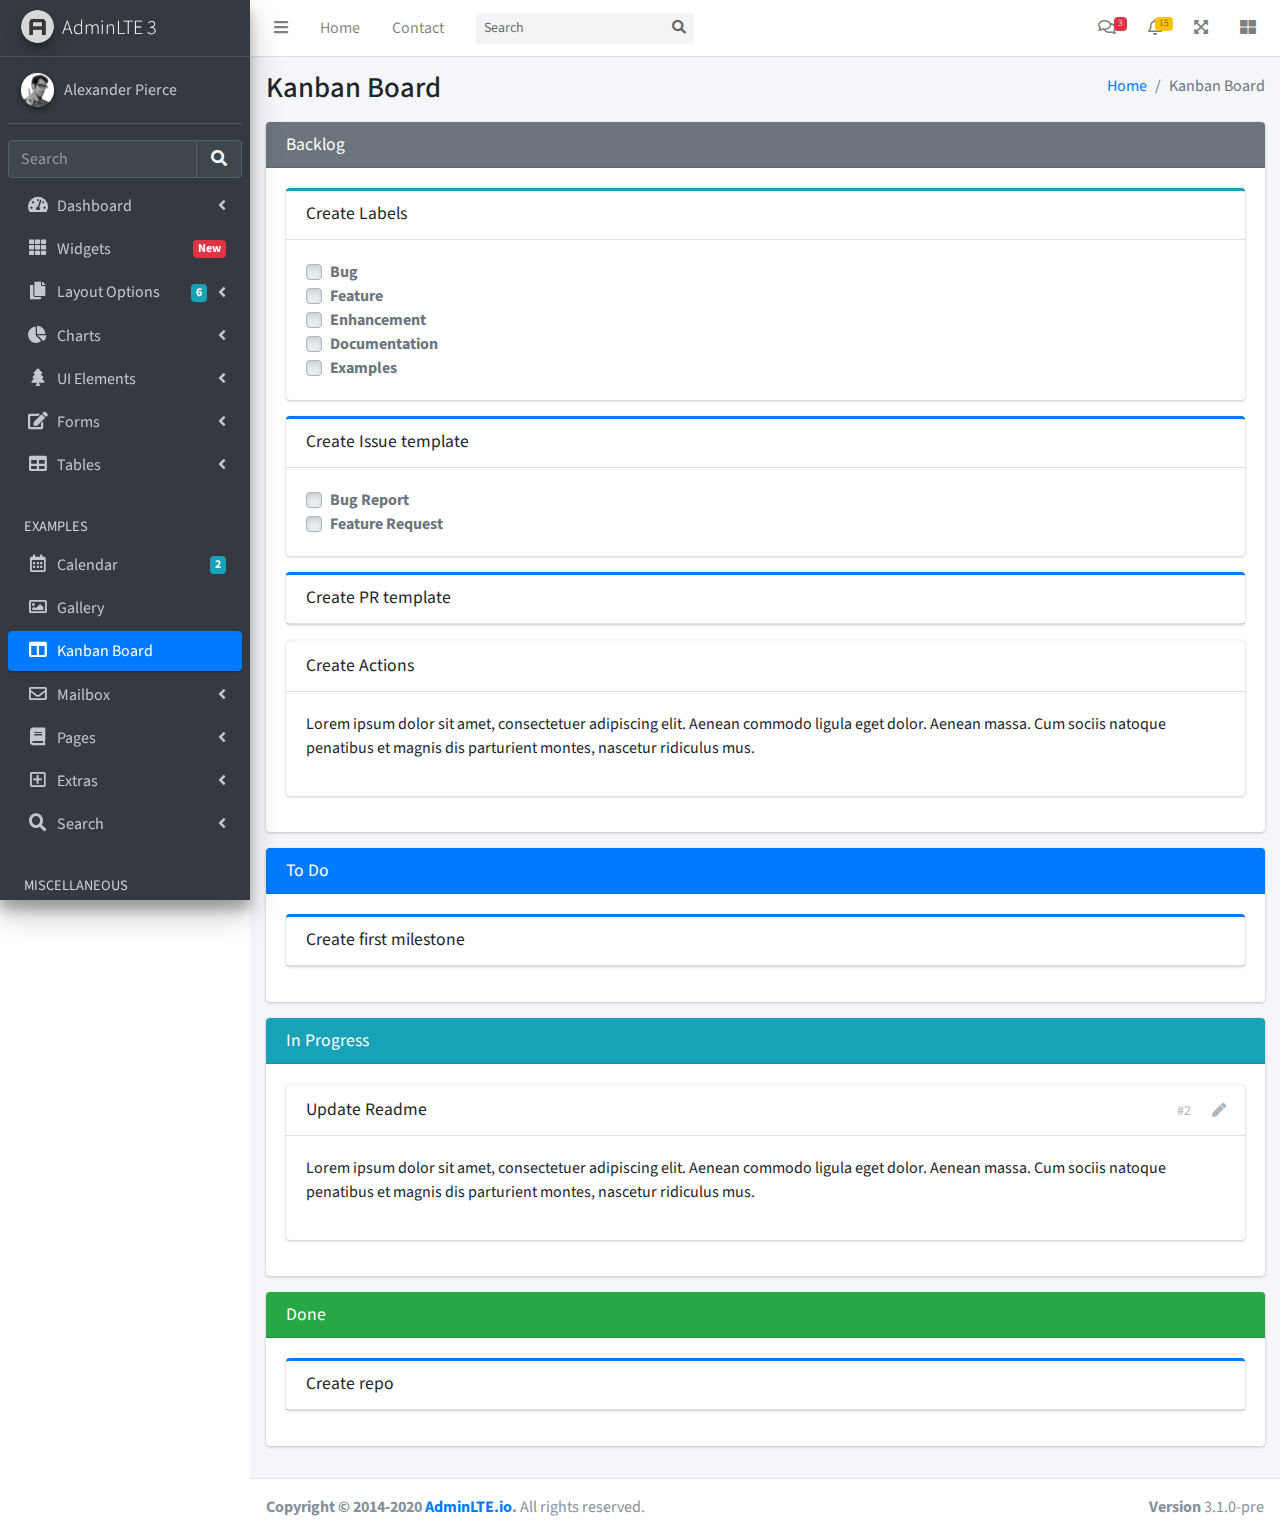
<file: Phone/AdminLTE-master/pages/kanban.html>
<!DOCTYPE html>
<html lang="en">
<head>
  <meta charset="utf-8">
  <meta name="viewport" content="width=device-width, initial-scale=1">
  <title>AdminLTE 3 | Kanban Board</title>

  <!-- Google Font: Source Sans Pro -->
  <link rel="stylesheet" href="https://fonts.googleapis.com/css?family=Source+Sans+Pro:300,400,400i,700&display=fallback">
  <!-- Font Awesome -->
  <link rel="stylesheet" href="../plugins/fontawesome-free/css/all.min.css">
  <!-- Ekko Lightbox -->
  <link rel="stylesheet" href="../plugins/ekko-lightbox/ekko-lightbox.css">
  <!-- Theme style -->
  <link rel="stylesheet" href="../dist/css/adminlte.min.css">
</head>
<body class="hold-transition sidebar-mini layout-fixed">
<div class="wrapper">
  <!-- Navbar -->
  <nav class="main-header navbar navbar-expand navbar-white navbar-light">
    <!-- Left navbar links -->
    <ul class="navbar-nav">
      <li class="nav-item">
        <a class="nav-link" data-widget="pushmenu" href="#" role="button"><i class="fas fa-bars"></i></a>
      </li>
      <li class="nav-item d-none d-sm-inline-block">
        <a href="../index3.html" class="nav-link">Home</a>
      </li>
      <li class="nav-item d-none d-sm-inline-block">
        <a href="#" class="nav-link">Contact</a>
      </li>
    </ul>

    <!-- SEARCH FORM -->
    <form class="form-inline ml-3">
      <div class="input-group input-group-sm">
        <input class="form-control form-control-navbar" type="search" placeholder="Search" aria-label="Search">
        <div class="input-group-append">
          <button class="btn btn-navbar" type="submit">
            <i class="fas fa-search"></i>
          </button>
        </div>
      </div>
    </form>

    <!-- Right navbar links -->
    <ul class="navbar-nav ml-auto">
      <!-- Messages Dropdown Menu -->
      <li class="nav-item dropdown">
        <a class="nav-link" data-toggle="dropdown" href="#">
          <i class="far fa-comments"></i>
          <span class="badge badge-danger navbar-badge">3</span>
        </a>
        <div class="dropdown-menu dropdown-menu-lg dropdown-menu-right">
          <a href="#" class="dropdown-item">
            <!-- Message Start -->
            <div class="media">
              <img src="../dist/img/user1-128x128.jpg" alt="User Avatar" class="img-size-50 mr-3 img-circle">
              <div class="media-body">
                <h3 class="dropdown-item-title">
                  Brad Diesel
                  <span class="float-right text-sm text-danger"><i class="fas fa-star"></i></span>
                </h3>
                <p class="text-sm">Call me whenever you can...</p>
                <p class="text-sm text-muted"><i class="far fa-clock mr-1"></i> 4 Hours Ago</p>
              </div>
            </div>
            <!-- Message End -->
          </a>
          <div class="dropdown-divider"></div>
          <a href="#" class="dropdown-item">
            <!-- Message Start -->
            <div class="media">
              <img src="../dist/img/user8-128x128.jpg" alt="User Avatar" class="img-size-50 img-circle mr-3">
              <div class="media-body">
                <h3 class="dropdown-item-title">
                  John Pierce
                  <span class="float-right text-sm text-muted"><i class="fas fa-star"></i></span>
                </h3>
                <p class="text-sm">I got your message bro</p>
                <p class="text-sm text-muted"><i class="far fa-clock mr-1"></i> 4 Hours Ago</p>
              </div>
            </div>
            <!-- Message End -->
          </a>
          <div class="dropdown-divider"></div>
          <a href="#" class="dropdown-item">
            <!-- Message Start -->
            <div class="media">
              <img src="../dist/img/user3-128x128.jpg" alt="User Avatar" class="img-size-50 img-circle mr-3">
              <div class="media-body">
                <h3 class="dropdown-item-title">
                  Nora Silvester
                  <span class="float-right text-sm text-warning"><i class="fas fa-star"></i></span>
                </h3>
                <p class="text-sm">The subject goes here</p>
                <p class="text-sm text-muted"><i class="far fa-clock mr-1"></i> 4 Hours Ago</p>
              </div>
            </div>
            <!-- Message End -->
          </a>
          <div class="dropdown-divider"></div>
          <a href="#" class="dropdown-item dropdown-footer">See All Messages</a>
        </div>
      </li>
      <!-- Notifications Dropdown Menu -->
      <li class="nav-item dropdown">
        <a class="nav-link" data-toggle="dropdown" href="#">
          <i class="far fa-bell"></i>
          <span class="badge badge-warning navbar-badge">15</span>
        </a>
        <div class="dropdown-menu dropdown-menu-lg dropdown-menu-right">
          <span class="dropdown-item dropdown-header">15 Notifications</span>
          <div class="dropdown-divider"></div>
          <a href="#" class="dropdown-item">
            <i class="fas fa-envelope mr-2"></i> 4 new messages
            <span class="float-right text-muted text-sm">3 mins</span>
          </a>
          <div class="dropdown-divider"></div>
          <a href="#" class="dropdown-item">
            <i class="fas fa-users mr-2"></i> 8 friend requests
            <span class="float-right text-muted text-sm">12 hours</span>
          </a>
          <div class="dropdown-divider"></div>
          <a href="#" class="dropdown-item">
            <i class="fas fa-file mr-2"></i> 3 new reports
            <span class="float-right text-muted text-sm">2 days</span>
          </a>
          <div class="dropdown-divider"></div>
          <a href="#" class="dropdown-item dropdown-footer">See All Notifications</a>
        </div>
      </li>
      <li class="nav-item">
        <a class="nav-link" data-widget="fullscreen" href="#" role="button">
          <i class="fas fa-expand-arrows-alt"></i>
        </a>
      </li>
      <li class="nav-item">
        <a class="nav-link" data-widget="control-sidebar" data-slide="true" href="#" role="button">
          <i class="fas fa-th-large"></i>
        </a>
      </li>
    </ul>
  </nav>
  <!-- /.navbar -->

  <!-- Main Sidebar Container -->
  <aside class="main-sidebar sidebar-dark-primary elevation-4">
    <!-- Brand Logo -->
    <a href="../index3.html" class="brand-link">
      <img src="../dist/img/AdminLTELogo.png" alt="AdminLTE Logo" class="brand-image img-circle elevation-3" style="opacity: .8">
      <span class="brand-text font-weight-light">AdminLTE 3</span>
    </a>

    <!-- Sidebar -->
    <div class="sidebar">
      <!-- Sidebar user panel (optional) -->
      <div class="user-panel mt-3 pb-3 mb-3 d-flex">
        <div class="image">
          <img src="../dist/img/user2-160x160.jpg" class="img-circle elevation-2" alt="User Image">
        </div>
        <div class="info">
          <a href="#" class="d-block">Alexander Pierce</a>
        </div>
      </div>

      <!-- SidebarSearch Form -->
      <div class="form-inline">
        <div class="input-group" data-widget="sidebar-search">
          <input class="form-control form-control-sidebar" type="search" placeholder="Search" aria-label="Search">
          <div class="input-group-append">
            <button class="btn btn-sidebar">
              <i class="fas fa-search fa-fw"></i>
            </button>
          </div>
        </div>
      </div>

      <!-- Sidebar Menu -->
      <nav class="mt-2">
        <ul class="nav nav-pills nav-sidebar flex-column" data-widget="treeview" role="menu" data-accordion="false">
          <!-- Add icons to the links using the .nav-icon class
               with font-awesome or any other icon font library -->
          <li class="nav-item">
            <a href="#" class="nav-link">
              <i class="nav-icon fas fa-tachometer-alt"></i>
              <p>
                Dashboard
                <i class="right fas fa-angle-left"></i>
              </p>
            </a>
            <ul class="nav nav-treeview">
              <li class="nav-item">
                <a href="../index.html" class="nav-link">
                  <i class="far fa-circle nav-icon"></i>
                  <p>Dashboard v1</p>
                </a>
              </li>
              <li class="nav-item">
                <a href="../index2.html" class="nav-link">
                  <i class="far fa-circle nav-icon"></i>
                  <p>Dashboard v2</p>
                </a>
              </li>
              <li class="nav-item">
                <a href="../index3.html" class="nav-link">
                  <i class="far fa-circle nav-icon"></i>
                  <p>Dashboard v3</p>
                </a>
              </li>
            </ul>
          </li>
          <li class="nav-item">
            <a href="widgets.html" class="nav-link">
              <i class="nav-icon fas fa-th"></i>
              <p>
                Widgets
                <span class="right badge badge-danger">New</span>
              </p>
            </a>
          </li>
          <li class="nav-item">
            <a href="#" class="nav-link">
              <i class="nav-icon fas fa-copy"></i>
              <p>
                Layout Options
                <i class="fas fa-angle-left right"></i>
                <span class="badge badge-info right">6</span>
              </p>
            </a>
            <ul class="nav nav-treeview">
              <li class="nav-item">
                <a href="layout/top-nav.html" class="nav-link">
                  <i class="far fa-circle nav-icon"></i>
                  <p>Top Navigation</p>
                </a>
              </li>
              <li class="nav-item">
                <a href="layout/top-nav-sidebar.html" class="nav-link">
                  <i class="far fa-circle nav-icon"></i>
                  <p>Top Navigation + Sidebar</p>
                </a>
              </li>
              <li class="nav-item">
                <a href="layout/boxed.html" class="nav-link">
                  <i class="far fa-circle nav-icon"></i>
                  <p>Boxed</p>
                </a>
              </li>
              <li class="nav-item">
                <a href="layout/fixed-sidebar.html" class="nav-link">
                  <i class="far fa-circle nav-icon"></i>
                  <p>Fixed Sidebar</p>
                </a>
              </li>
              <li class="nav-item">
                <a href="layout/fixed-sidebar-custom.html" class="nav-link">
                  <i class="far fa-circle nav-icon"></i>
                  <p>Fixed Sidebar <small>+ Custom Area</small></p>
                </a>
              </li>
              <li class="nav-item">
                <a href="layout/fixed-topnav.html" class="nav-link">
                  <i class="far fa-circle nav-icon"></i>
                  <p>Fixed Navbar</p>
                </a>
              </li>
              <li class="nav-item">
                <a href="layout/fixed-footer.html" class="nav-link">
                  <i class="far fa-circle nav-icon"></i>
                  <p>Fixed Footer</p>
                </a>
              </li>
              <li class="nav-item">
                <a href="layout/collapsed-sidebar.html" class="nav-link">
                  <i class="far fa-circle nav-icon"></i>
                  <p>Collapsed Sidebar</p>
                </a>
              </li>
            </ul>
          </li>
          <li class="nav-item">
            <a href="#" class="nav-link">
              <i class="nav-icon fas fa-chart-pie"></i>
              <p>
                Charts
                <i class="right fas fa-angle-left"></i>
              </p>
            </a>
            <ul class="nav nav-treeview">
              <li class="nav-item">
                <a href="charts/chartjs.html" class="nav-link">
                  <i class="far fa-circle nav-icon"></i>
                  <p>ChartJS</p>
                </a>
              </li>
              <li class="nav-item">
                <a href="charts/flot.html" class="nav-link">
                  <i class="far fa-circle nav-icon"></i>
                  <p>Flot</p>
                </a>
              </li>
              <li class="nav-item">
                <a href="charts/inline.html" class="nav-link">
                  <i class="far fa-circle nav-icon"></i>
                  <p>Inline</p>
                </a>
              </li>
            </ul>
          </li>
          <li class="nav-item">
            <a href="#" class="nav-link">
              <i class="nav-icon fas fa-tree"></i>
              <p>
                UI Elements
                <i class="fas fa-angle-left right"></i>
              </p>
            </a>
            <ul class="nav nav-treeview">
              <li class="nav-item">
                <a href="UI/general.html" class="nav-link">
                  <i class="far fa-circle nav-icon"></i>
                  <p>General</p>
                </a>
              </li>
              <li class="nav-item">
                <a href="UI/icons.html" class="nav-link">
                  <i class="far fa-circle nav-icon"></i>
                  <p>Icons</p>
                </a>
              </li>
              <li class="nav-item">
                <a href="UI/buttons.html" class="nav-link">
                  <i class="far fa-circle nav-icon"></i>
                  <p>Buttons</p>
                </a>
              </li>
              <li class="nav-item">
                <a href="UI/sliders.html" class="nav-link">
                  <i class="far fa-circle nav-icon"></i>
                  <p>Sliders</p>
                </a>
              </li>
              <li class="nav-item">
                <a href="UI/modals.html" class="nav-link">
                  <i class="far fa-circle nav-icon"></i>
                  <p>Modals & Alerts</p>
                </a>
              </li>
              <li class="nav-item">
                <a href="UI/navbar.html" class="nav-link">
                  <i class="far fa-circle nav-icon"></i>
                  <p>Navbar & Tabs</p>
                </a>
              </li>
              <li class="nav-item">
                <a href="UI/timeline.html" class="nav-link">
                  <i class="far fa-circle nav-icon"></i>
                  <p>Timeline</p>
                </a>
              </li>
              <li class="nav-item">
                <a href="UI/ribbons.html" class="nav-link">
                  <i class="far fa-circle nav-icon"></i>
                  <p>Ribbons</p>
                </a>
              </li>
            </ul>
          </li>
          <li class="nav-item">
            <a href="#" class="nav-link">
              <i class="nav-icon fas fa-edit"></i>
              <p>
                Forms
                <i class="fas fa-angle-left right"></i>
              </p>
            </a>
            <ul class="nav nav-treeview">
              <li class="nav-item">
                <a href="forms/general.html" class="nav-link">
                  <i class="far fa-circle nav-icon"></i>
                  <p>General Elements</p>
                </a>
              </li>
              <li class="nav-item">
                <a href="forms/advanced.html" class="nav-link">
                  <i class="far fa-circle nav-icon"></i>
                  <p>Advanced Elements</p>
                </a>
              </li>
              <li class="nav-item">
                <a href="forms/editors.html" class="nav-link">
                  <i class="far fa-circle nav-icon"></i>
                  <p>Editors</p>
                </a>
              </li>
              <li class="nav-item">
                <a href="forms/validation.html" class="nav-link">
                  <i class="far fa-circle nav-icon"></i>
                  <p>Validation</p>
                </a>
              </li>
            </ul>
          </li>
          <li class="nav-item">
            <a href="#" class="nav-link">
              <i class="nav-icon fas fa-table"></i>
              <p>
                Tables
                <i class="fas fa-angle-left right"></i>
              </p>
            </a>
            <ul class="nav nav-treeview">
              <li class="nav-item">
                <a href="tables/simple.html" class="nav-link">
                  <i class="far fa-circle nav-icon"></i>
                  <p>Simple Tables</p>
                </a>
              </li>
              <li class="nav-item">
                <a href="tables/data.html" class="nav-link">
                  <i class="far fa-circle nav-icon"></i>
                  <p>DataTables</p>
                </a>
              </li>
              <li class="nav-item">
                <a href="tables/jsgrid.html" class="nav-link">
                  <i class="far fa-circle nav-icon"></i>
                  <p>jsGrid</p>
                </a>
              </li>
            </ul>
          </li>
          <li class="nav-header">EXAMPLES</li>
          <li class="nav-item">
            <a href="calendar.html" class="nav-link">
              <i class="nav-icon far fa-calendar-alt"></i>
              <p>
                Calendar
                <span class="badge badge-info right">2</span>
              </p>
            </a>
          </li>
          <li class="nav-item">
            <a href="gallery.html" class="nav-link">
              <i class="nav-icon far fa-image"></i>
              <p>
                Gallery
              </p>
            </a>
          </li>
          <li class="nav-item">
            <a href="kanban.html" class="nav-link active">
              <i class="nav-icon fas fa-columns"></i>
              <p>
                Kanban Board
              </p>
            </a>
          </li>
          <li class="nav-item">
            <a href="#" class="nav-link">
              <i class="nav-icon far fa-envelope"></i>
              <p>
                Mailbox
                <i class="fas fa-angle-left right"></i>
              </p>
            </a>
            <ul class="nav nav-treeview">
              <li class="nav-item">
                <a href="mailbox/mailbox.html" class="nav-link">
                  <i class="far fa-circle nav-icon"></i>
                  <p>Inbox</p>
                </a>
              </li>
              <li class="nav-item">
                <a href="mailbox/compose.html" class="nav-link">
                  <i class="far fa-circle nav-icon"></i>
                  <p>Compose</p>
                </a>
              </li>
              <li class="nav-item">
                <a href="mailbox/read-mail.html" class="nav-link">
                  <i class="far fa-circle nav-icon"></i>
                  <p>Read</p>
                </a>
              </li>
            </ul>
          </li>
          <li class="nav-item">
            <a href="#" class="nav-link">
              <i class="nav-icon fas fa-book"></i>
              <p>
                Pages
                <i class="fas fa-angle-left right"></i>
              </p>
            </a>
            <ul class="nav nav-treeview">
              <li class="nav-item">
                <a href="examples/invoice.html" class="nav-link">
                  <i class="far fa-circle nav-icon"></i>
                  <p>Invoice</p>
                </a>
              </li>
              <li class="nav-item">
                <a href="examples/profile.html" class="nav-link">
                  <i class="far fa-circle nav-icon"></i>
                  <p>Profile</p>
                </a>
              </li>
              <li class="nav-item">
                <a href="examples/e-commerce.html" class="nav-link">
                  <i class="far fa-circle nav-icon"></i>
                  <p>E-commerce</p>
                </a>
              </li>
              <li class="nav-item">
                <a href="examples/projects.html" class="nav-link">
                  <i class="far fa-circle nav-icon"></i>
                  <p>Projects</p>
                </a>
              </li>
              <li class="nav-item">
                <a href="examples/project-add.html" class="nav-link">
                  <i class="far fa-circle nav-icon"></i>
                  <p>Project Add</p>
                </a>
              </li>
              <li class="nav-item">
                <a href="examples/project-edit.html" class="nav-link">
                  <i class="far fa-circle nav-icon"></i>
                  <p>Project Edit</p>
                </a>
              </li>
              <li class="nav-item">
                <a href="examples/project-detail.html" class="nav-link">
                  <i class="far fa-circle nav-icon"></i>
                  <p>Project Detail</p>
                </a>
              </li>
              <li class="nav-item">
                <a href="examples/contacts.html" class="nav-link">
                  <i class="far fa-circle nav-icon"></i>
                  <p>Contacts</p>
                </a>
              </li>
              <li class="nav-item">
                <a href="examples/faq.html" class="nav-link active">
                  <i class="far fa-circle nav-icon"></i>
                  <p>FAQ</p>
                </a>
              </li>
              <li class="nav-item">
                <a href="examples/contact-us.html" class="nav-link">
                  <i class="far fa-circle nav-icon"></i>
                  <p>Contact us</p>
                </a>
              </li>
            </ul>
          </li>
          <li class="nav-item">
            <a href="#" class="nav-link">
              <i class="nav-icon far fa-plus-square"></i>
              <p>
                Extras
                <i class="fas fa-angle-left right"></i>
              </p>
            </a>
            <ul class="nav nav-treeview">
              <li class="nav-item">
                <a href="#" class="nav-link">
                  <i class="far fa-circle nav-icon"></i>
                  <p>
                    Login & Register v1
                    <i class="fas fa-angle-left right"></i>
                  </p>
                </a>
                <ul class="nav nav-treeview">
                  <li class="nav-item">
                    <a href="examples/login.html" class="nav-link">
                      <i class="far fa-circle nav-icon"></i>
                      <p>Login v1</p>
                    </a>
                  </li>
                  <li class="nav-item">
                    <a href="examples/register.html" class="nav-link">
                      <i class="far fa-circle nav-icon"></i>
                      <p>Register v1</p>
                    </a>
                  </li>
                  <li class="nav-item">
                    <a href="examples/forgot-password.html" class="nav-link">
                      <i class="far fa-circle nav-icon"></i>
                      <p>Forgot Password v1</p>
                    </a>
                  </li>
                  <li class="nav-item">
                    <a href="examples/recover-password.html" class="nav-link">
                      <i class="far fa-circle nav-icon"></i>
                      <p>Recover Password v1</p>
                    </a>
                  </li>
                </ul>
              </li>
              <li class="nav-item">
                <a href="#" class="nav-link">
                  <i class="far fa-circle nav-icon"></i>
                  <p>
                    Login & Register v2
                    <i class="fas fa-angle-left right"></i>
                  </p>
                </a>
                <ul class="nav nav-treeview">
                  <li class="nav-item">
                    <a href="examples/login-v2.html" class="nav-link">
                      <i class="far fa-circle nav-icon"></i>
                      <p>Login v2</p>
                    </a>
                  </li>
                  <li class="nav-item">
                    <a href="examples/register-v2.html" class="nav-link">
                      <i class="far fa-circle nav-icon"></i>
                      <p>Register v2</p>
                    </a>
                  </li>
                  <li class="nav-item">
                    <a href="examples/forgot-password-v2.html" class="nav-link">
                      <i class="far fa-circle nav-icon"></i>
                      <p>Forgot Password v2</p>
                    </a>
                  </li>
                  <li class="nav-item">
                    <a href="examples/recover-password-v2.html" class="nav-link">
                      <i class="far fa-circle nav-icon"></i>
                      <p>Recover Password v2</p>
                    </a>
                  </li>
                </ul>
              </li>
              <li class="nav-item">
                <a href="examples/lockscreen.html" class="nav-link">
                  <i class="far fa-circle nav-icon"></i>
                  <p>Lockscreen</p>
                </a>
              </li>
              <li class="nav-item">
                <a href="examples/legacy-user-menu.html" class="nav-link">
                  <i class="far fa-circle nav-icon"></i>
                  <p>Legacy User Menu</p>
                </a>
              </li>
              <li class="nav-item">
                <a href="examples/language-menu.html" class="nav-link">
                  <i class="far fa-circle nav-icon"></i>
                  <p>Language Menu</p>
                </a>
              </li>
              <li class="nav-item">
                <a href="examples/404.html" class="nav-link">
                  <i class="far fa-circle nav-icon"></i>
                  <p>Error 404</p>
                </a>
              </li>
              <li class="nav-item">
                <a href="examples/500.html" class="nav-link">
                  <i class="far fa-circle nav-icon"></i>
                  <p>Error 500</p>
                </a>
              </li>
              <li class="nav-item">
                <a href="examples/pace.html" class="nav-link">
                  <i class="far fa-circle nav-icon"></i>
                  <p>Pace</p>
                </a>
              </li>
              <li class="nav-item">
                <a href="examples/blank.html" class="nav-link">
                  <i class="far fa-circle nav-icon"></i>
                  <p>Blank Page</p>
                </a>
              </li>
              <li class="nav-item">
                <a href="../starter.html" class="nav-link">
                  <i class="far fa-circle nav-icon"></i>
                  <p>Starter Page</p>
                </a>
              </li>
            </ul>
          </li>
          <li class="nav-item">
            <a href="#" class="nav-link">
              <i class="nav-icon fas fa-search"></i>
              <p>
                Search
                <i class="fas fa-angle-left right"></i>
              </p>
            </a>
            <ul class="nav nav-treeview">
              <li class="nav-item">
                <a href="search/simple.html" class="nav-link">
                  <i class="far fa-circle nav-icon"></i>
                  <p>Simple Search</p>
                </a>
              </li>
              <li class="nav-item">
                <a href="search/enhanced.html" class="nav-link">
                  <i class="far fa-circle nav-icon"></i>
                  <p>Enhanced</p>
                </a>
              </li>
            </ul>
          </li>
          <li class="nav-header">MISCELLANEOUS</li>
          <li class="nav-item">
            <a href="https://adminlte.io/docs/3.0/" class="nav-link">
              <i class="nav-icon fas fa-file"></i>
              <p>Documentation</p>
            </a>
          </li>
          <li class="nav-header">MULTI LEVEL EXAMPLE</li>
          <li class="nav-item">
            <a href="#" class="nav-link">
              <i class="fas fa-circle nav-icon"></i>
              <p>Level 1</p>
            </a>
          </li>
          <li class="nav-item">
            <a href="#" class="nav-link">
              <i class="nav-icon fas fa-circle"></i>
              <p>
                Level 1
                <i class="right fas fa-angle-left"></i>
              </p>
            </a>
            <ul class="nav nav-treeview">
              <li class="nav-item">
                <a href="#" class="nav-link">
                  <i class="far fa-circle nav-icon"></i>
                  <p>Level 2</p>
                </a>
              </li>
              <li class="nav-item">
                <a href="#" class="nav-link">
                  <i class="far fa-circle nav-icon"></i>
                  <p>
                    Level 2
                    <i class="right fas fa-angle-left"></i>
                  </p>
                </a>
                <ul class="nav nav-treeview">
                  <li class="nav-item">
                    <a href="#" class="nav-link">
                      <i class="far fa-dot-circle nav-icon"></i>
                      <p>Level 3</p>
                    </a>
                  </li>
                  <li class="nav-item">
                    <a href="#" class="nav-link">
                      <i class="far fa-dot-circle nav-icon"></i>
                      <p>Level 3</p>
                    </a>
                  </li>
                  <li class="nav-item">
                    <a href="#" class="nav-link">
                      <i class="far fa-dot-circle nav-icon"></i>
                      <p>Level 3</p>
                    </a>
                  </li>
                </ul>
              </li>
              <li class="nav-item">
                <a href="#" class="nav-link">
                  <i class="far fa-circle nav-icon"></i>
                  <p>Level 2</p>
                </a>
              </li>
            </ul>
          </li>
          <li class="nav-item">
            <a href="#" class="nav-link">
              <i class="fas fa-circle nav-icon"></i>
              <p>Level 1</p>
            </a>
          </li>
          <li class="nav-header">LABELS</li>
          <li class="nav-item">
            <a href="#" class="nav-link">
              <i class="nav-icon far fa-circle text-danger"></i>
              <p class="text">Important</p>
            </a>
          </li>
          <li class="nav-item">
            <a href="#" class="nav-link">
              <i class="nav-icon far fa-circle text-warning"></i>
              <p>Warning</p>
            </a>
          </li>
          <li class="nav-item">
            <a href="#" class="nav-link">
              <i class="nav-icon far fa-circle text-info"></i>
              <p>Informational</p>
            </a>
          </li>
        </ul>
      </nav>
      <!-- /.sidebar-menu -->
    </div>
    <!-- /.sidebar -->
  </aside>

  <!-- Content Wrapper. Contains page content -->
  <div class="content-wrapper kanban">
    <section class="content-header">
      <div class="container-fluid">
        <div class="row">
          <div class="col-sm-6">
            <h1>Kanban Board</h1>
          </div>
          <div class="col-sm-6 d-none d-sm-block">
            <ol class="breadcrumb float-sm-right">
              <li class="breadcrumb-item"><a href="#">Home</a></li>
              <li class="breadcrumb-item active">Kanban Board</li>
            </ol>
          </div>
        </div>
      </div>
    </section>

    <section class="content pb-3">
      <div class="container-fluid h-100">
        <div class="card card-row card-secondary">
          <div class="card-header">
            <h3 class="card-title">
              Backlog
            </h3>
          </div>
          <div class="card-body">
            <div class="card card-info card-outline">
              <div class="card-header">
                <h5 class="card-title">Create Labels</h5>
                <div class="card-tools">
                  <a href="#" class="btn btn-tool btn-link">#3</a>
                  <a href="#" class="btn btn-tool">
                    <i class="fas fa-pen"></i>
                  </a>
                </div>
              </div>
              <div class="card-body">
                <div class="custom-control custom-checkbox">
                  <input class="custom-control-input" type="checkbox" id="customCheckbox1" disabled>
                  <label for="customCheckbox1" class="custom-control-label">Bug</label>
                </div>
                <div class="custom-control custom-checkbox">
                  <input class="custom-control-input" type="checkbox" id="customCheckbox2" disabled>
                  <label for="customCheckbox2" class="custom-control-label">Feature</label>
                </div>
                <div class="custom-control custom-checkbox">
                  <input class="custom-control-input" type="checkbox" id="customCheckbox3" disabled>
                  <label for="customCheckbox3" class="custom-control-label">Enhancement</label>
                </div>
                <div class="custom-control custom-checkbox">
                  <input class="custom-control-input" type="checkbox" id="customCheckbox4" disabled>
                  <label for="customCheckbox4" class="custom-control-label">Documentation</label>
                </div>
                <div class="custom-control custom-checkbox">
                  <input class="custom-control-input" type="checkbox" id="customCheckbox5" disabled>
                  <label for="customCheckbox5" class="custom-control-label">Examples</label>
                </div>
              </div>
            </div>
            <div class="card card-primary card-outline">
              <div class="card-header">
                <h5 class="card-title">Create Issue template</h5>
                <div class="card-tools">
                  <a href="#" class="btn btn-tool btn-link">#4</a>
                  <a href="#" class="btn btn-tool">
                    <i class="fas fa-pen"></i>
                  </a>
                </div>
              </div>
              <div class="card-body">
                <div class="custom-control custom-checkbox">
                  <input class="custom-control-input" type="checkbox" id="customCheckbox1_1" disabled>
                  <label for="customCheckbox1_1" class="custom-control-label">Bug Report</label>
                </div>
                <div class="custom-control custom-checkbox">
                  <input class="custom-control-input" type="checkbox" id="customCheckbox1_2" disabled>
                  <label for="customCheckbox1_2" class="custom-control-label">Feature Request</label>
                </div>
              </div>
            </div>
            <div class="card card-primary card-outline">
              <div class="card-header">
                <h5 class="card-title">Create PR template</h5>
                <div class="card-tools">
                  <a href="#" class="btn btn-tool btn-link">#6</a>
                  <a href="#" class="btn btn-tool">
                    <i class="fas fa-pen"></i>
                  </a>
                </div>
              </div>
            </div>
            <div class="card card-light card-outline">
              <div class="card-header">
                <h5 class="card-title">Create Actions</h5>
                <div class="card-tools">
                  <a href="#" class="btn btn-tool btn-link">#7</a>
                  <a href="#" class="btn btn-tool">
                    <i class="fas fa-pen"></i>
                  </a>
                </div>

              </div>
              <div class="card-body">
                <p>
                  Lorem ipsum dolor sit amet, consectetuer adipiscing elit.
                  Aenean commodo ligula eget dolor. Aenean massa.
                  Cum sociis natoque penatibus et magnis dis parturient montes,
                  nascetur ridiculus mus.
                </p>
              </div>
            </div>
          </div>
        </div>
        <div class="card card-row card-primary">
          <div class="card-header">
            <h3 class="card-title">
              To Do
            </h3>
          </div>
          <div class="card-body">
            <div class="card card-primary card-outline">
              <div class="card-header">
                <h5 class="card-title">Create first milestone</h5>
                <div class="card-tools">
                  <a href="#" class="btn btn-tool btn-link">#5</a>
                  <a href="#" class="btn btn-tool">
                    <i class="fas fa-pen"></i>
                  </a>
                </div>
              </div>
            </div>
          </div>
        </div>
        <div class="card card-row card-default">
          <div class="card-header bg-info">
            <h3 class="card-title">
              In Progress
            </h3>
          </div>
          <div class="card-body">
            <div class="card card-light card-outline">
              <div class="card-header">
                <h5 class="card-title">Update Readme</h5>
                <div class="card-tools">
                  <a href="#" class="btn btn-tool btn-link">#2</a>
                  <a href="#" class="btn btn-tool">
                    <i class="fas fa-pen"></i>
                  </a>
                </div>
              </div>
              <div class="card-body">
                <p>
                  Lorem ipsum dolor sit amet, consectetuer adipiscing elit.
                  Aenean commodo ligula eget dolor. Aenean massa.
                  Cum sociis natoque penatibus et magnis dis parturient montes,
                  nascetur ridiculus mus.
                </p>
              </div>
            </div>
          </div>
        </div>
        <div class="card card-row card-success">
          <div class="card-header">
            <h3 class="card-title">
              Done
            </h3>
          </div>
          <div class="card-body">
            <div class="card card-primary card-outline">
              <div class="card-header">
                <h5 class="card-title">Create repo</h5>
                <div class="card-tools">
                  <a href="#" class="btn btn-tool btn-link">#1</a>
                  <a href="#" class="btn btn-tool">
                    <i class="fas fa-pen"></i>
                  </a>
                </div>
              </div>
            </div>
          </div>
        </div>
      </div>
    </section>
  </div>

  <footer class="main-footer">
    <div class="float-right d-none d-sm-block">
      <b>Version</b> 3.1.0-pre
    </div>
    <strong>Copyright &copy; 2014-2020 <a href="https://adminlte.io">AdminLTE.io</a>.</strong> All rights reserved.
  </footer>

  <!-- Control Sidebar -->
  <aside class="control-sidebar control-sidebar-dark">
    <!-- Control sidebar content goes here -->
  </aside>
  <!-- /.control-sidebar -->
</div>
<!-- ./wrapper -->

<!-- jQuery -->
<script src="../plugins/jquery/jquery.min.js"></script>
<!-- Bootstrap -->
<script src="../plugins/bootstrap/js/bootstrap.bundle.min.js"></script>
<!-- Ekko Lightbox -->
<script src="../plugins/ekko-lightbox/ekko-lightbox.min.js"></script>
<!-- AdminLTE App -->
<script src="../dist/js/adminlte.min.js"></script>
<!-- Filterizr-->
<script src="../plugins/filterizr/jquery.filterizr.min.js"></script>
<!-- AdminLTE for demo purposes -->
<script src="../dist/js/demo.js"></script>
<!-- Page specific script -->
<script>
  $(function () {

  })
</script>
</body>
</html>
</file>
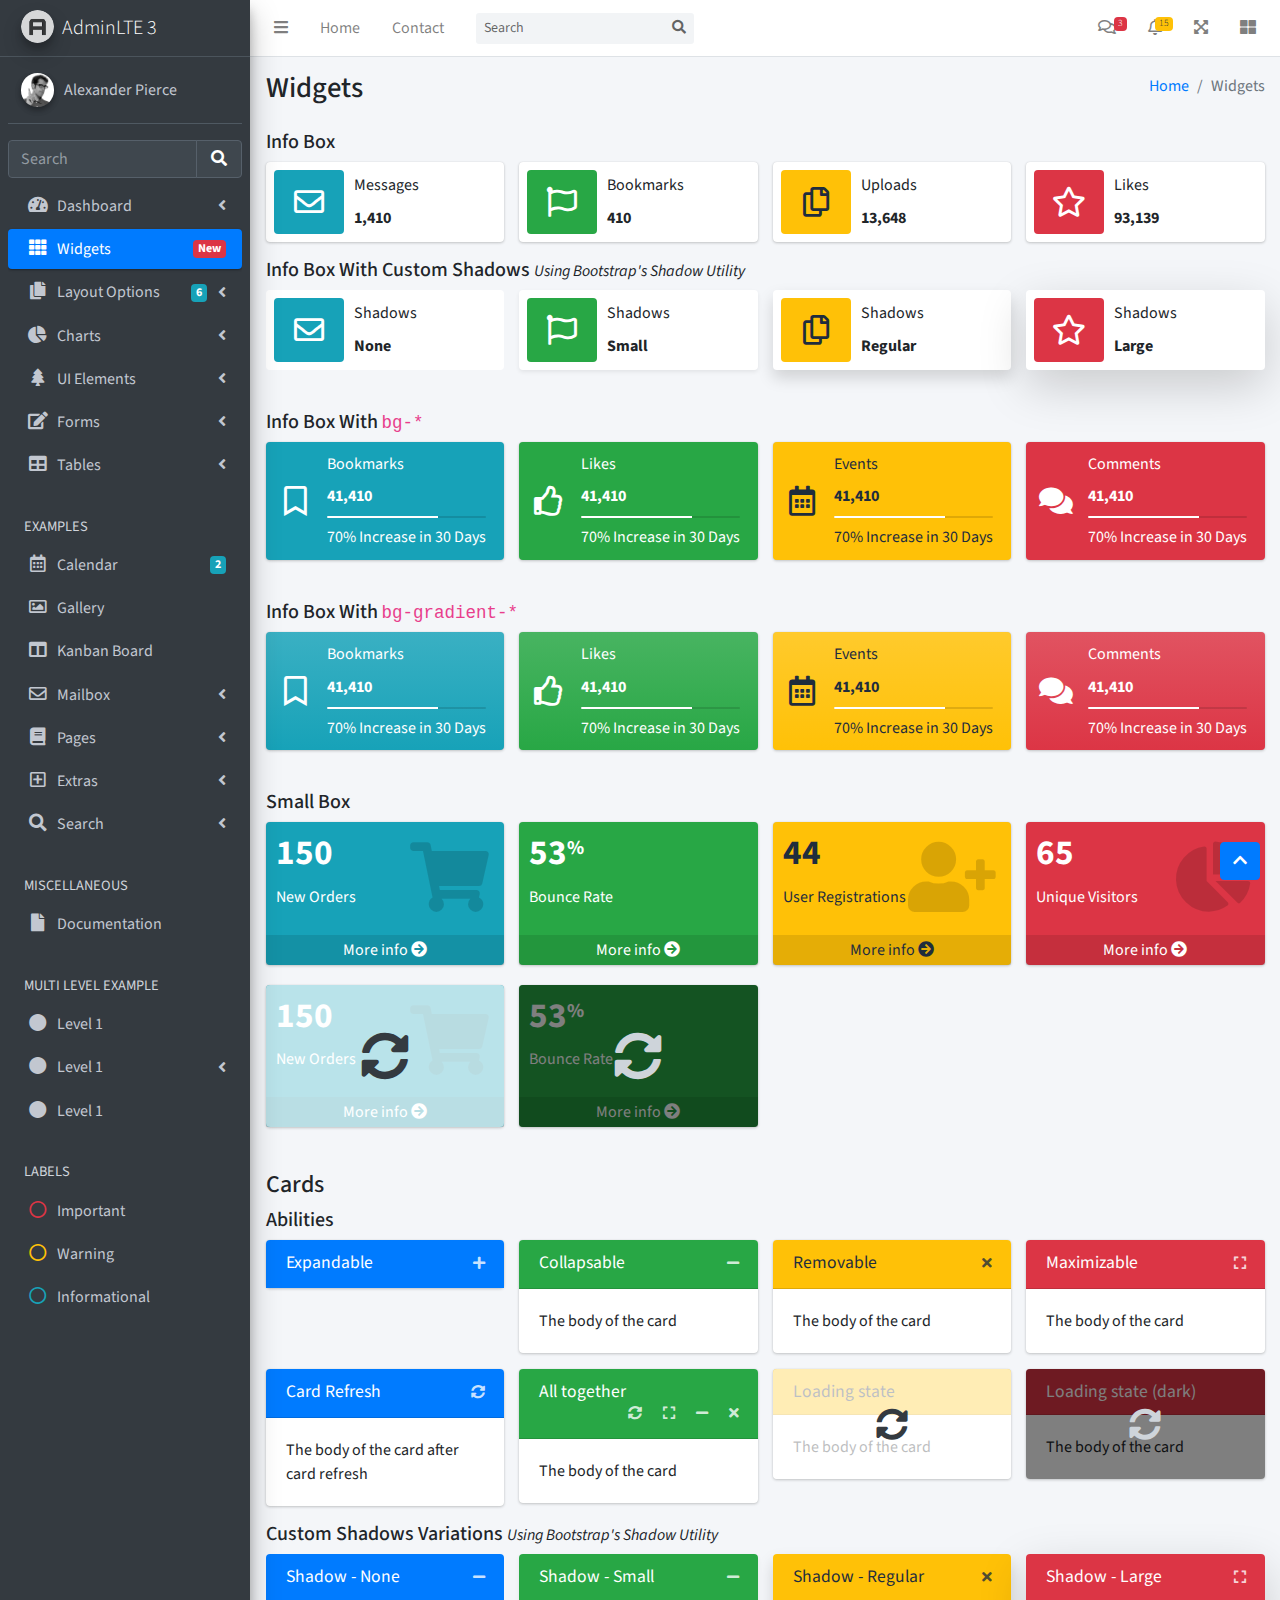
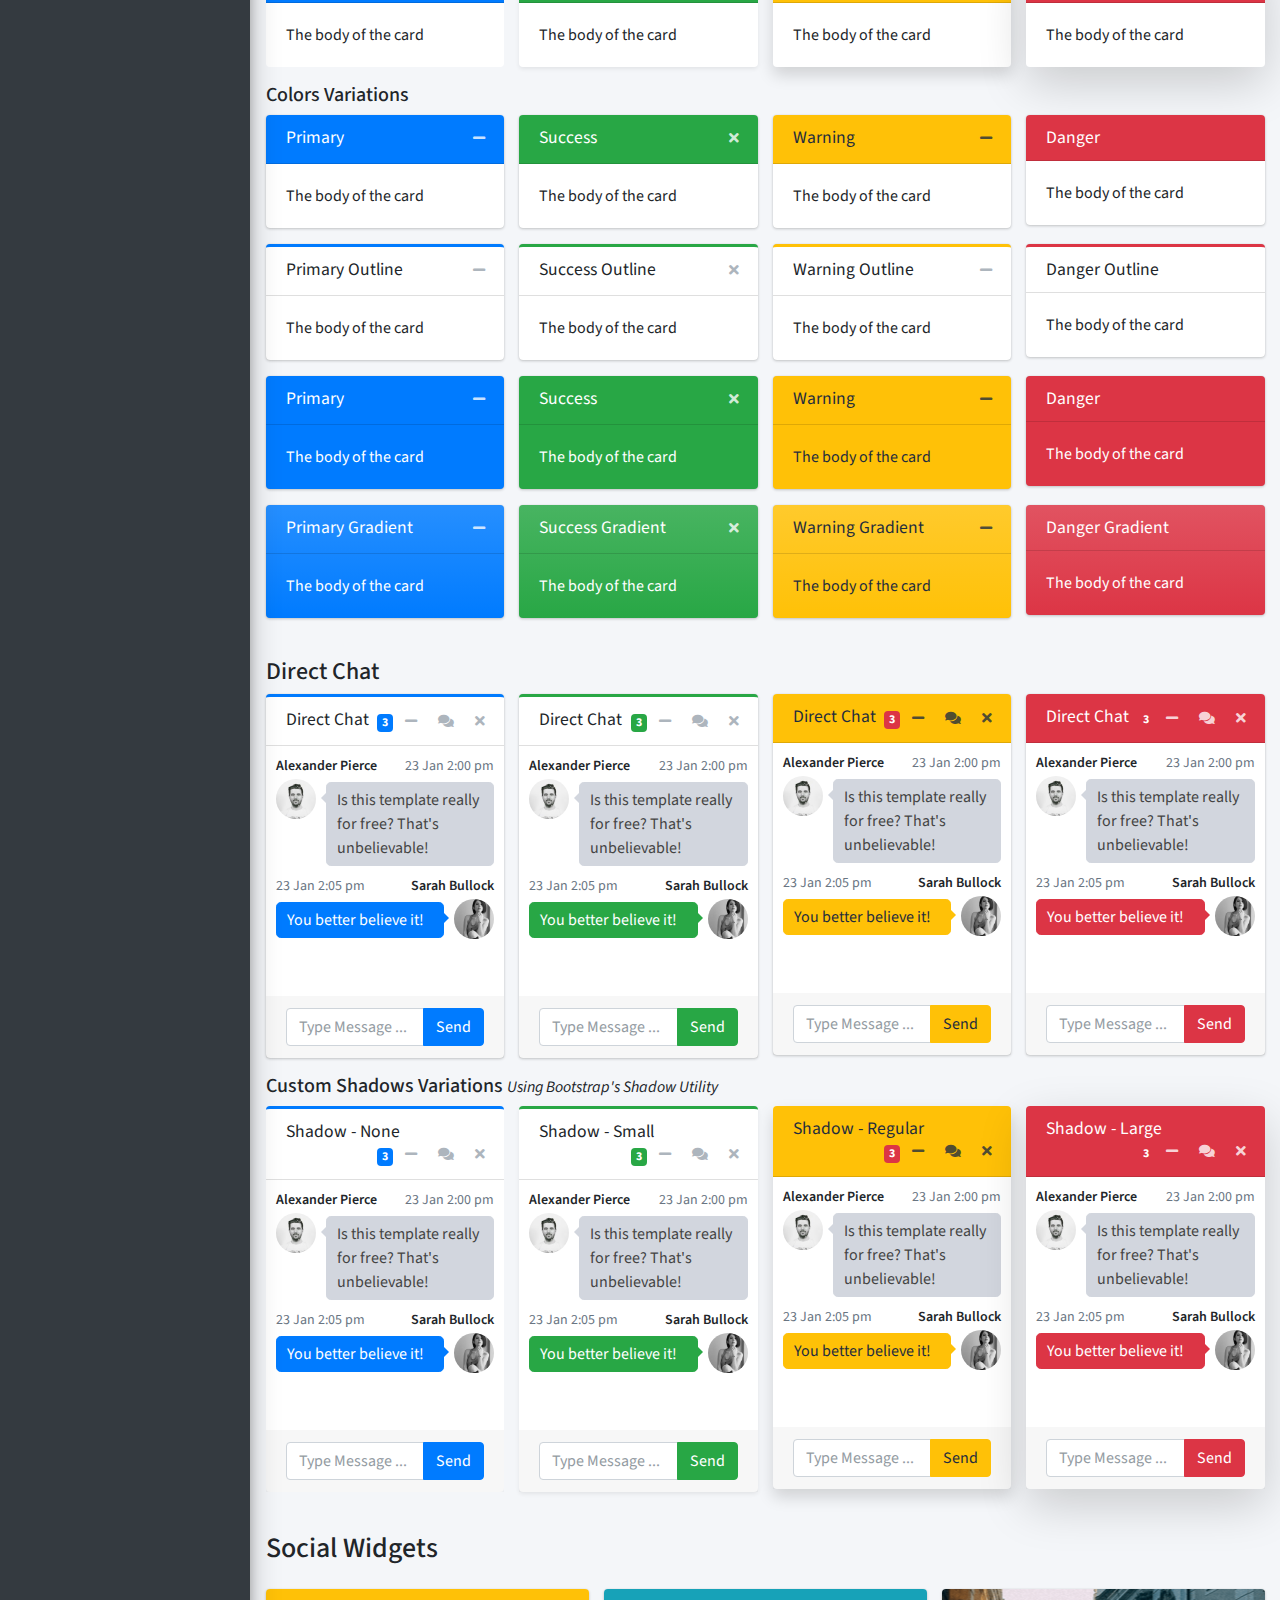
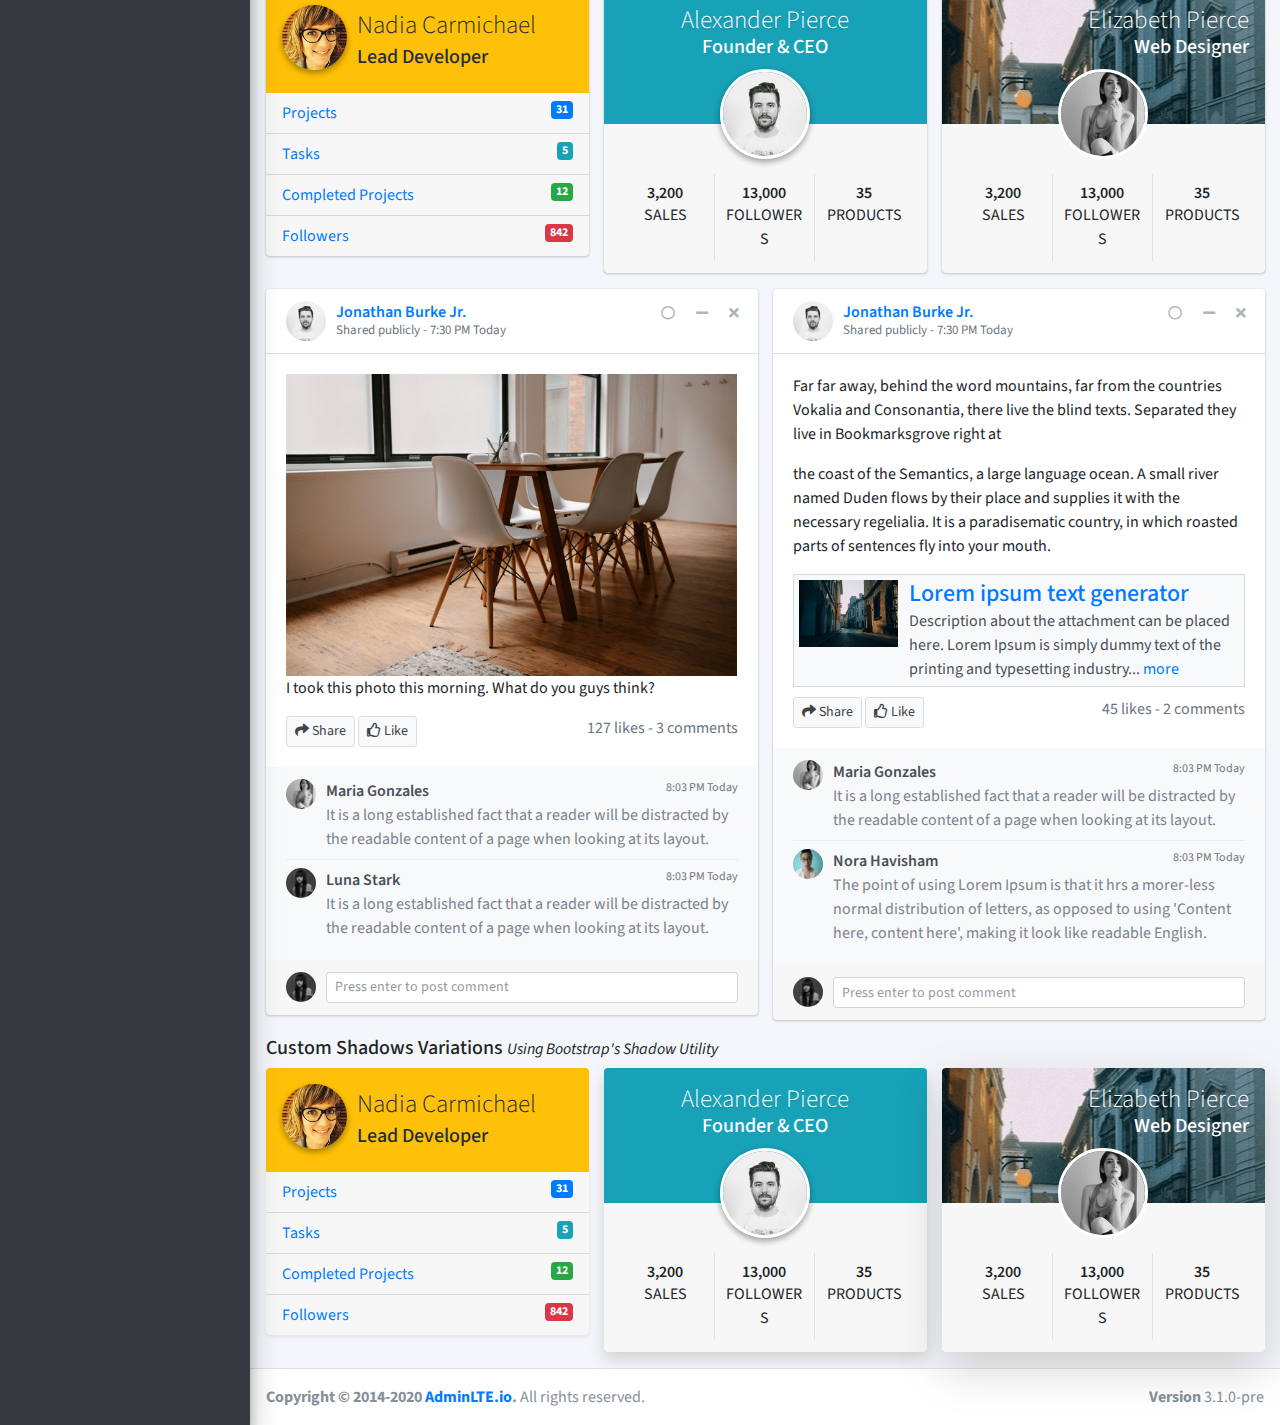
<file: Phone/AdminLTE-master/pages/widgets.html>
<!DOCTYPE html>
<html lang="en">
<head>
  <meta charset="utf-8">
  <meta name="viewport" content="width=device-width, initial-scale=1">
  <title>AdminLTE 3 | Widgets</title>

  <!-- Google Font: Source Sans Pro -->
  <link rel="stylesheet" href="https://fonts.googleapis.com/css?family=Source+Sans+Pro:300,400,400i,700&display=fallback">
  <!-- Font Awesome -->
  <link rel="stylesheet" href="../plugins/fontawesome-free/css/all.min.css">
  <!-- Ionicons -->
  <link rel="stylesheet" href="https://code.ionicframework.com/ionicons/2.0.1/css/ionicons.min.css">
  <!-- Theme style -->
  <link rel="stylesheet" href="../dist/css/adminlte.min.css">
</head>
<body class="hold-transition sidebar-mini">
<div class="wrapper">
  <!-- Navbar -->
  <nav class="main-header navbar navbar-expand navbar-white navbar-light">
    <!-- Left navbar links -->
    <ul class="navbar-nav">
      <li class="nav-item">
        <a class="nav-link" data-widget="pushmenu" href="#" role="button"><i class="fas fa-bars"></i></a>
      </li>
      <li class="nav-item d-none d-sm-inline-block">
        <a href="../index3.html" class="nav-link">Home</a>
      </li>
      <li class="nav-item d-none d-sm-inline-block">
        <a href="#" class="nav-link">Contact</a>
      </li>
    </ul>

    <!-- SEARCH FORM -->
    <form class="form-inline ml-3">
      <div class="input-group input-group-sm">
        <input class="form-control form-control-navbar" type="search" placeholder="Search" aria-label="Search">
        <div class="input-group-append">
          <button class="btn btn-navbar" type="submit">
            <i class="fas fa-search"></i>
          </button>
        </div>
      </div>
    </form>

    <!-- Right navbar links -->
    <ul class="navbar-nav ml-auto">
      <!-- Messages Dropdown Menu -->
      <li class="nav-item dropdown">
        <a class="nav-link" data-toggle="dropdown" href="#">
          <i class="far fa-comments"></i>
          <span class="badge badge-danger navbar-badge">3</span>
        </a>
        <div class="dropdown-menu dropdown-menu-lg dropdown-menu-right">
          <a href="#" class="dropdown-item">
            <!-- Message Start -->
            <div class="media">
              <img src="../dist/img/user1-128x128.jpg" alt="User Avatar" class="img-size-50 mr-3 img-circle">
              <div class="media-body">
                <h3 class="dropdown-item-title">
                  Brad Diesel
                  <span class="float-right text-sm text-danger"><i class="fas fa-star"></i></span>
                </h3>
                <p class="text-sm">Call me whenever you can...</p>
                <p class="text-sm text-muted"><i class="far fa-clock mr-1"></i> 4 Hours Ago</p>
              </div>
            </div>
            <!-- Message End -->
          </a>
          <div class="dropdown-divider"></div>
          <a href="#" class="dropdown-item">
            <!-- Message Start -->
            <div class="media">
              <img src="../dist/img/user8-128x128.jpg" alt="User Avatar" class="img-size-50 img-circle mr-3">
              <div class="media-body">
                <h3 class="dropdown-item-title">
                  John Pierce
                  <span class="float-right text-sm text-muted"><i class="fas fa-star"></i></span>
                </h3>
                <p class="text-sm">I got your message bro</p>
                <p class="text-sm text-muted"><i class="far fa-clock mr-1"></i> 4 Hours Ago</p>
              </div>
            </div>
            <!-- Message End -->
          </a>
          <div class="dropdown-divider"></div>
          <a href="#" class="dropdown-item">
            <!-- Message Start -->
            <div class="media">
              <img src="../dist/img/user3-128x128.jpg" alt="User Avatar" class="img-size-50 img-circle mr-3">
              <div class="media-body">
                <h3 class="dropdown-item-title">
                  Nora Silvester
                  <span class="float-right text-sm text-warning"><i class="fas fa-star"></i></span>
                </h3>
                <p class="text-sm">The subject goes here</p>
                <p class="text-sm text-muted"><i class="far fa-clock mr-1"></i> 4 Hours Ago</p>
              </div>
            </div>
            <!-- Message End -->
          </a>
          <div class="dropdown-divider"></div>
          <a href="#" class="dropdown-item dropdown-footer">See All Messages</a>
        </div>
      </li>
      <!-- Notifications Dropdown Menu -->
      <li class="nav-item dropdown">
        <a class="nav-link" data-toggle="dropdown" href="#">
          <i class="far fa-bell"></i>
          <span class="badge badge-warning navbar-badge">15</span>
        </a>
        <div class="dropdown-menu dropdown-menu-lg dropdown-menu-right">
          <span class="dropdown-item dropdown-header">15 Notifications</span>
          <div class="dropdown-divider"></div>
          <a href="#" class="dropdown-item">
            <i class="fas fa-envelope mr-2"></i> 4 new messages
            <span class="float-right text-muted text-sm">3 mins</span>
          </a>
          <div class="dropdown-divider"></div>
          <a href="#" class="dropdown-item">
            <i class="fas fa-users mr-2"></i> 8 friend requests
            <span class="float-right text-muted text-sm">12 hours</span>
          </a>
          <div class="dropdown-divider"></div>
          <a href="#" class="dropdown-item">
            <i class="fas fa-file mr-2"></i> 3 new reports
            <span class="float-right text-muted text-sm">2 days</span>
          </a>
          <div class="dropdown-divider"></div>
          <a href="#" class="dropdown-item dropdown-footer">See All Notifications</a>
        </div>
      </li>
      <li class="nav-item">
        <a class="nav-link" data-widget="fullscreen" href="#" role="button">
          <i class="fas fa-expand-arrows-alt"></i>
        </a>
      </li>
      <li class="nav-item">
        <a class="nav-link" data-widget="control-sidebar" data-slide="true" href="#" role="button">
          <i class="fas fa-th-large"></i>
        </a>
      </li>
    </ul>
  </nav>
  <!-- /.navbar -->

  <!-- Main Sidebar Container -->
  <aside class="main-sidebar sidebar-dark-primary elevation-4">
    <!-- Brand Logo -->
    <a href="../index3.html" class="brand-link">
      <img src="../dist/img/AdminLTELogo.png" alt="AdminLTE Logo" class="brand-image img-circle elevation-3" style="opacity: .8">
      <span class="brand-text font-weight-light">AdminLTE 3</span>
    </a>

    <!-- Sidebar -->
    <div class="sidebar">
      <!-- Sidebar user panel (optional) -->
      <div class="user-panel mt-3 pb-3 mb-3 d-flex">
        <div class="image">
          <img src="../dist/img/user2-160x160.jpg" class="img-circle elevation-2" alt="User Image">
        </div>
        <div class="info">
          <a href="#" class="d-block">Alexander Pierce</a>
        </div>
      </div>

      <!-- SidebarSearch Form -->
      <div class="form-inline">
        <div class="input-group" data-widget="sidebar-search">
          <input class="form-control form-control-sidebar" type="search" placeholder="Search" aria-label="Search">
          <div class="input-group-append">
            <button class="btn btn-sidebar">
              <i class="fas fa-search fa-fw"></i>
            </button>
          </div>
        </div>
      </div>

      <!-- Sidebar Menu -->
      <nav class="mt-2">
        <ul class="nav nav-pills nav-sidebar flex-column" data-widget="treeview" role="menu" data-accordion="false">
          <!-- Add icons to the links using the .nav-icon class
               with font-awesome or any other icon font library -->
          <li class="nav-item">
            <a href="#" class="nav-link">
              <i class="nav-icon fas fa-tachometer-alt"></i>
              <p>
                Dashboard
                <i class="right fas fa-angle-left"></i>
              </p>
            </a>
            <ul class="nav nav-treeview">
              <li class="nav-item">
                <a href="../index.html" class="nav-link">
                  <i class="far fa-circle nav-icon"></i>
                  <p>Dashboard v1</p>
                </a>
              </li>
              <li class="nav-item">
                <a href="../index2.html" class="nav-link">
                  <i class="far fa-circle nav-icon"></i>
                  <p>Dashboard v2</p>
                </a>
              </li>
              <li class="nav-item">
                <a href="../index3.html" class="nav-link">
                  <i class="far fa-circle nav-icon"></i>
                  <p>Dashboard v3</p>
                </a>
              </li>
            </ul>
          </li>
          <li class="nav-item">
            <a href="widgets.html" class="nav-link active">
              <i class="nav-icon fas fa-th"></i>
              <p>
                Widgets
                <span class="right badge badge-danger">New</span>
              </p>
            </a>
          </li>
          <li class="nav-item">
            <a href="#" class="nav-link">
              <i class="nav-icon fas fa-copy"></i>
              <p>
                Layout Options
                <i class="fas fa-angle-left right"></i>
                <span class="badge badge-info right">6</span>
              </p>
            </a>
            <ul class="nav nav-treeview">
              <li class="nav-item">
                <a href="layout/top-nav.html" class="nav-link">
                  <i class="far fa-circle nav-icon"></i>
                  <p>Top Navigation</p>
                </a>
              </li>
              <li class="nav-item">
                <a href="layout/top-nav-sidebar.html" class="nav-link">
                  <i class="far fa-circle nav-icon"></i>
                  <p>Top Navigation + Sidebar</p>
                </a>
              </li>
              <li class="nav-item">
                <a href="layout/boxed.html" class="nav-link">
                  <i class="far fa-circle nav-icon"></i>
                  <p>Boxed</p>
                </a>
              </li>
              <li class="nav-item">
                <a href="layout/fixed-sidebar.html" class="nav-link">
                  <i class="far fa-circle nav-icon"></i>
                  <p>Fixed Sidebar</p>
                </a>
              </li>
              <li class="nav-item">
                <a href="layout/fixed-sidebar-custom.html" class="nav-link">
                  <i class="far fa-circle nav-icon"></i>
                  <p>Fixed Sidebar <small>+ Custom Area</small></p>
                </a>
              </li>
              <li class="nav-item">
                <a href="layout/fixed-topnav.html" class="nav-link">
                  <i class="far fa-circle nav-icon"></i>
                  <p>Fixed Navbar</p>
                </a>
              </li>
              <li class="nav-item">
                <a href="layout/fixed-footer.html" class="nav-link">
                  <i class="far fa-circle nav-icon"></i>
                  <p>Fixed Footer</p>
                </a>
              </li>
              <li class="nav-item">
                <a href="layout/collapsed-sidebar.html" class="nav-link">
                  <i class="far fa-circle nav-icon"></i>
                  <p>Collapsed Sidebar</p>
                </a>
              </li>
            </ul>
          </li>
          <li class="nav-item">
            <a href="#" class="nav-link">
              <i class="nav-icon fas fa-chart-pie"></i>
              <p>
                Charts
                <i class="right fas fa-angle-left"></i>
              </p>
            </a>
            <ul class="nav nav-treeview">
              <li class="nav-item">
                <a href="charts/chartjs.html" class="nav-link">
                  <i class="far fa-circle nav-icon"></i>
                  <p>ChartJS</p>
                </a>
              </li>
              <li class="nav-item">
                <a href="charts/flot.html" class="nav-link">
                  <i class="far fa-circle nav-icon"></i>
                  <p>Flot</p>
                </a>
              </li>
              <li class="nav-item">
                <a href="charts/inline.html" class="nav-link">
                  <i class="far fa-circle nav-icon"></i>
                  <p>Inline</p>
                </a>
              </li>
            </ul>
          </li>
          <li class="nav-item">
            <a href="#" class="nav-link">
              <i class="nav-icon fas fa-tree"></i>
              <p>
                UI Elements
                <i class="fas fa-angle-left right"></i>
              </p>
            </a>
            <ul class="nav nav-treeview">
              <li class="nav-item">
                <a href="UI/general.html" class="nav-link">
                  <i class="far fa-circle nav-icon"></i>
                  <p>General</p>
                </a>
              </li>
              <li class="nav-item">
                <a href="UI/icons.html" class="nav-link">
                  <i class="far fa-circle nav-icon"></i>
                  <p>Icons</p>
                </a>
              </li>
              <li class="nav-item">
                <a href="UI/buttons.html" class="nav-link">
                  <i class="far fa-circle nav-icon"></i>
                  <p>Buttons</p>
                </a>
              </li>
              <li class="nav-item">
                <a href="UI/sliders.html" class="nav-link">
                  <i class="far fa-circle nav-icon"></i>
                  <p>Sliders</p>
                </a>
              </li>
              <li class="nav-item">
                <a href="UI/modals.html" class="nav-link">
                  <i class="far fa-circle nav-icon"></i>
                  <p>Modals & Alerts</p>
                </a>
              </li>
              <li class="nav-item">
                <a href="UI/navbar.html" class="nav-link">
                  <i class="far fa-circle nav-icon"></i>
                  <p>Navbar & Tabs</p>
                </a>
              </li>
              <li class="nav-item">
                <a href="UI/timeline.html" class="nav-link">
                  <i class="far fa-circle nav-icon"></i>
                  <p>Timeline</p>
                </a>
              </li>
              <li class="nav-item">
                <a href="UI/ribbons.html" class="nav-link">
                  <i class="far fa-circle nav-icon"></i>
                  <p>Ribbons</p>
                </a>
              </li>
            </ul>
          </li>
          <li class="nav-item">
            <a href="#" class="nav-link">
              <i class="nav-icon fas fa-edit"></i>
              <p>
                Forms
                <i class="fas fa-angle-left right"></i>
              </p>
            </a>
            <ul class="nav nav-treeview">
              <li class="nav-item">
                <a href="forms/general.html" class="nav-link">
                  <i class="far fa-circle nav-icon"></i>
                  <p>General Elements</p>
                </a>
              </li>
              <li class="nav-item">
                <a href="forms/advanced.html" class="nav-link">
                  <i class="far fa-circle nav-icon"></i>
                  <p>Advanced Elements</p>
                </a>
              </li>
              <li class="nav-item">
                <a href="forms/editors.html" class="nav-link">
                  <i class="far fa-circle nav-icon"></i>
                  <p>Editors</p>
                </a>
              </li>
              <li class="nav-item">
                <a href="forms/validation.html" class="nav-link">
                  <i class="far fa-circle nav-icon"></i>
                  <p>Validation</p>
                </a>
              </li>
            </ul>
          </li>
          <li class="nav-item">
            <a href="#" class="nav-link">
              <i class="nav-icon fas fa-table"></i>
              <p>
                Tables
                <i class="fas fa-angle-left right"></i>
              </p>
            </a>
            <ul class="nav nav-treeview">
              <li class="nav-item">
                <a href="tables/simple.html" class="nav-link">
                  <i class="far fa-circle nav-icon"></i>
                  <p>Simple Tables</p>
                </a>
              </li>
              <li class="nav-item">
                <a href="tables/data.html" class="nav-link">
                  <i class="far fa-circle nav-icon"></i>
                  <p>DataTables</p>
                </a>
              </li>
              <li class="nav-item">
                <a href="tables/jsgrid.html" class="nav-link">
                  <i class="far fa-circle nav-icon"></i>
                  <p>jsGrid</p>
                </a>
              </li>
            </ul>
          </li>
          <li class="nav-header">EXAMPLES</li>
          <li class="nav-item">
            <a href="calendar.html" class="nav-link">
              <i class="nav-icon far fa-calendar-alt"></i>
              <p>
                Calendar
                <span class="badge badge-info right">2</span>
              </p>
            </a>
          </li>
          <li class="nav-item">
            <a href="gallery.html" class="nav-link">
              <i class="nav-icon far fa-image"></i>
              <p>
                Gallery
              </p>
            </a>
          </li>
          <li class="nav-item">
            <a href="kanban.html" class="nav-link">
              <i class="nav-icon fas fa-columns"></i>
              <p>
                Kanban Board
              </p>
            </a>
          </li>
          <li class="nav-item">
            <a href="#" class="nav-link">
              <i class="nav-icon far fa-envelope"></i>
              <p>
                Mailbox
                <i class="fas fa-angle-left right"></i>
              </p>
            </a>
            <ul class="nav nav-treeview">
              <li class="nav-item">
                <a href="mailbox/mailbox.html" class="nav-link">
                  <i class="far fa-circle nav-icon"></i>
                  <p>Inbox</p>
                </a>
              </li>
              <li class="nav-item">
                <a href="mailbox/compose.html" class="nav-link">
                  <i class="far fa-circle nav-icon"></i>
                  <p>Compose</p>
                </a>
              </li>
              <li class="nav-item">
                <a href="mailbox/read-mail.html" class="nav-link">
                  <i class="far fa-circle nav-icon"></i>
                  <p>Read</p>
                </a>
              </li>
            </ul>
          </li>
          <li class="nav-item">
            <a href="#" class="nav-link">
              <i class="nav-icon fas fa-book"></i>
              <p>
                Pages
                <i class="fas fa-angle-left right"></i>
              </p>
            </a>
            <ul class="nav nav-treeview">
              <li class="nav-item">
                <a href="examples/invoice.html" class="nav-link">
                  <i class="far fa-circle nav-icon"></i>
                  <p>Invoice</p>
                </a>
              </li>
              <li class="nav-item">
                <a href="examples/profile.html" class="nav-link">
                  <i class="far fa-circle nav-icon"></i>
                  <p>Profile</p>
                </a>
              </li>
              <li class="nav-item">
                <a href="examples/e-commerce.html" class="nav-link">
                  <i class="far fa-circle nav-icon"></i>
                  <p>E-commerce</p>
                </a>
              </li>
              <li class="nav-item">
                <a href="examples/projects.html" class="nav-link">
                  <i class="far fa-circle nav-icon"></i>
                  <p>Projects</p>
                </a>
              </li>
              <li class="nav-item">
                <a href="examples/project-add.html" class="nav-link">
                  <i class="far fa-circle nav-icon"></i>
                  <p>Project Add</p>
                </a>
              </li>
              <li class="nav-item">
                <a href="examples/project-edit.html" class="nav-link">
                  <i class="far fa-circle nav-icon"></i>
                  <p>Project Edit</p>
                </a>
              </li>
              <li class="nav-item">
                <a href="examples/project-detail.html" class="nav-link">
                  <i class="far fa-circle nav-icon"></i>
                  <p>Project Detail</p>
                </a>
              </li>
              <li class="nav-item">
                <a href="examples/contacts.html" class="nav-link">
                  <i class="far fa-circle nav-icon"></i>
                  <p>Contacts</p>
                </a>
              </li>
              <li class="nav-item">
                <a href="examples/faq.html" class="nav-link active">
                  <i class="far fa-circle nav-icon"></i>
                  <p>FAQ</p>
                </a>
              </li>
              <li class="nav-item">
                <a href="examples/contact-us.html" class="nav-link">
                  <i class="far fa-circle nav-icon"></i>
                  <p>Contact us</p>
                </a>
              </li>
            </ul>
          </li>
          <li class="nav-item">
            <a href="#" class="nav-link">
              <i class="nav-icon far fa-plus-square"></i>
              <p>
                Extras
                <i class="fas fa-angle-left right"></i>
              </p>
            </a>
            <ul class="nav nav-treeview">
              <li class="nav-item">
                <a href="#" class="nav-link">
                  <i class="far fa-circle nav-icon"></i>
                  <p>
                    Login & Register v1
                    <i class="fas fa-angle-left right"></i>
                  </p>
                </a>
                <ul class="nav nav-treeview">
                  <li class="nav-item">
                    <a href="examples/login.html" class="nav-link">
                      <i class="far fa-circle nav-icon"></i>
                      <p>Login v1</p>
                    </a>
                  </li>
                  <li class="nav-item">
                    <a href="examples/register.html" class="nav-link">
                      <i class="far fa-circle nav-icon"></i>
                      <p>Register v1</p>
                    </a>
                  </li>
                  <li class="nav-item">
                    <a href="examples/forgot-password.html" class="nav-link">
                      <i class="far fa-circle nav-icon"></i>
                      <p>Forgot Password v1</p>
                    </a>
                  </li>
                  <li class="nav-item">
                    <a href="examples/recover-password.html" class="nav-link">
                      <i class="far fa-circle nav-icon"></i>
                      <p>Recover Password v1</p>
                    </a>
                  </li>
                </ul>
              </li>
              <li class="nav-item">
                <a href="#" class="nav-link">
                  <i class="far fa-circle nav-icon"></i>
                  <p>
                    Login & Register v2
                    <i class="fas fa-angle-left right"></i>
                  </p>
                </a>
                <ul class="nav nav-treeview">
                  <li class="nav-item">
                    <a href="examples/login-v2.html" class="nav-link">
                      <i class="far fa-circle nav-icon"></i>
                      <p>Login v2</p>
                    </a>
                  </li>
                  <li class="nav-item">
                    <a href="examples/register-v2.html" class="nav-link">
                      <i class="far fa-circle nav-icon"></i>
                      <p>Register v2</p>
                    </a>
                  </li>
                  <li class="nav-item">
                    <a href="examples/forgot-password-v2.html" class="nav-link">
                      <i class="far fa-circle nav-icon"></i>
                      <p>Forgot Password v2</p>
                    </a>
                  </li>
                  <li class="nav-item">
                    <a href="examples/recover-password-v2.html" class="nav-link">
                      <i class="far fa-circle nav-icon"></i>
                      <p>Recover Password v2</p>
                    </a>
                  </li>
                </ul>
              </li>
              <li class="nav-item">
                <a href="examples/lockscreen.html" class="nav-link">
                  <i class="far fa-circle nav-icon"></i>
                  <p>Lockscreen</p>
                </a>
              </li>
              <li class="nav-item">
                <a href="examples/legacy-user-menu.html" class="nav-link">
                  <i class="far fa-circle nav-icon"></i>
                  <p>Legacy User Menu</p>
                </a>
              </li>
              <li class="nav-item">
                <a href="examples/language-menu.html" class="nav-link">
                  <i class="far fa-circle nav-icon"></i>
                  <p>Language Menu</p>
                </a>
              </li>
              <li class="nav-item">
                <a href="examples/404.html" class="nav-link">
                  <i class="far fa-circle nav-icon"></i>
                  <p>Error 404</p>
                </a>
              </li>
              <li class="nav-item">
                <a href="examples/500.html" class="nav-link">
                  <i class="far fa-circle nav-icon"></i>
                  <p>Error 500</p>
                </a>
              </li>
              <li class="nav-item">
                <a href="examples/pace.html" class="nav-link">
                  <i class="far fa-circle nav-icon"></i>
                  <p>Pace</p>
                </a>
              </li>
              <li class="nav-item">
                <a href="examples/blank.html" class="nav-link">
                  <i class="far fa-circle nav-icon"></i>
                  <p>Blank Page</p>
                </a>
              </li>
              <li class="nav-item">
                <a href="../starter.html" class="nav-link">
                  <i class="far fa-circle nav-icon"></i>
                  <p>Starter Page</p>
                </a>
              </li>
            </ul>
          </li>
          <li class="nav-item">
            <a href="#" class="nav-link">
              <i class="nav-icon fas fa-search"></i>
              <p>
                Search
                <i class="fas fa-angle-left right"></i>
              </p>
            </a>
            <ul class="nav nav-treeview">
              <li class="nav-item">
                <a href="search/simple.html" class="nav-link">
                  <i class="far fa-circle nav-icon"></i>
                  <p>Simple Search</p>
                </a>
              </li>
              <li class="nav-item">
                <a href="search/enhanced.html" class="nav-link">
                  <i class="far fa-circle nav-icon"></i>
                  <p>Enhanced</p>
                </a>
              </li>
            </ul>
          </li>
          <li class="nav-header">MISCELLANEOUS</li>
          <li class="nav-item">
            <a href="https://adminlte.io/docs/3.0/" class="nav-link">
              <i class="nav-icon fas fa-file"></i>
              <p>Documentation</p>
            </a>
          </li>
          <li class="nav-header">MULTI LEVEL EXAMPLE</li>
          <li class="nav-item">
            <a href="#" class="nav-link">
              <i class="fas fa-circle nav-icon"></i>
              <p>Level 1</p>
            </a>
          </li>
          <li class="nav-item">
            <a href="#" class="nav-link">
              <i class="nav-icon fas fa-circle"></i>
              <p>
                Level 1
                <i class="right fas fa-angle-left"></i>
              </p>
            </a>
            <ul class="nav nav-treeview">
              <li class="nav-item">
                <a href="#" class="nav-link">
                  <i class="far fa-circle nav-icon"></i>
                  <p>Level 2</p>
                </a>
              </li>
              <li class="nav-item">
                <a href="#" class="nav-link">
                  <i class="far fa-circle nav-icon"></i>
                  <p>
                    Level 2
                    <i class="right fas fa-angle-left"></i>
                  </p>
                </a>
                <ul class="nav nav-treeview">
                  <li class="nav-item">
                    <a href="#" class="nav-link">
                      <i class="far fa-dot-circle nav-icon"></i>
                      <p>Level 3</p>
                    </a>
                  </li>
                  <li class="nav-item">
                    <a href="#" class="nav-link">
                      <i class="far fa-dot-circle nav-icon"></i>
                      <p>Level 3</p>
                    </a>
                  </li>
                  <li class="nav-item">
                    <a href="#" class="nav-link">
                      <i class="far fa-dot-circle nav-icon"></i>
                      <p>Level 3</p>
                    </a>
                  </li>
                </ul>
              </li>
              <li class="nav-item">
                <a href="#" class="nav-link">
                  <i class="far fa-circle nav-icon"></i>
                  <p>Level 2</p>
                </a>
              </li>
            </ul>
          </li>
          <li class="nav-item">
            <a href="#" class="nav-link">
              <i class="fas fa-circle nav-icon"></i>
              <p>Level 1</p>
            </a>
          </li>
          <li class="nav-header">LABELS</li>
          <li class="nav-item">
            <a href="#" class="nav-link">
              <i class="nav-icon far fa-circle text-danger"></i>
              <p class="text">Important</p>
            </a>
          </li>
          <li class="nav-item">
            <a href="#" class="nav-link">
              <i class="nav-icon far fa-circle text-warning"></i>
              <p>Warning</p>
            </a>
          </li>
          <li class="nav-item">
            <a href="#" class="nav-link">
              <i class="nav-icon far fa-circle text-info"></i>
              <p>Informational</p>
            </a>
          </li>
        </ul>
      </nav>
      <!-- /.sidebar-menu -->
    </div>
    <!-- /.sidebar -->
  </aside>

  <!-- Content Wrapper. Contains page content -->
  <div class="content-wrapper">
    <!-- Content Header (Page header) -->
    <section class="content-header">
      <div class="container-fluid">
        <div class="row mb-2">
          <div class="col-sm-6">
            <h1>Widgets</h1>
          </div>
          <div class="col-sm-6">
            <ol class="breadcrumb float-sm-right">
              <li class="breadcrumb-item"><a href="#">Home</a></li>
              <li class="breadcrumb-item active">Widgets</li>
            </ol>
          </div>
        </div>
      </div><!-- /.container-fluid -->
    </section>

    <!-- Main content -->
    <section class="content">
      <div class="container-fluid">
        <h5 class="mb-2">Info Box</h5>
        <div class="row">
          <div class="col-md-3 col-sm-6 col-12">
            <div class="info-box">
              <span class="info-box-icon bg-info"><i class="far fa-envelope"></i></span>

              <div class="info-box-content">
                <span class="info-box-text">Messages</span>
                <span class="info-box-number">1,410</span>
              </div>
              <!-- /.info-box-content -->
            </div>
            <!-- /.info-box -->
          </div>
          <!-- /.col -->
          <div class="col-md-3 col-sm-6 col-12">
            <div class="info-box">
              <span class="info-box-icon bg-success"><i class="far fa-flag"></i></span>

              <div class="info-box-content">
                <span class="info-box-text">Bookmarks</span>
                <span class="info-box-number">410</span>
              </div>
              <!-- /.info-box-content -->
            </div>
            <!-- /.info-box -->
          </div>
          <!-- /.col -->
          <div class="col-md-3 col-sm-6 col-12">
            <div class="info-box">
              <span class="info-box-icon bg-warning"><i class="far fa-copy"></i></span>

              <div class="info-box-content">
                <span class="info-box-text">Uploads</span>
                <span class="info-box-number">13,648</span>
              </div>
              <!-- /.info-box-content -->
            </div>
            <!-- /.info-box -->
          </div>
          <!-- /.col -->
          <div class="col-md-3 col-sm-6 col-12">
            <div class="info-box">
              <span class="info-box-icon bg-danger"><i class="far fa-star"></i></span>

              <div class="info-box-content">
                <span class="info-box-text">Likes</span>
                <span class="info-box-number">93,139</span>
              </div>
              <!-- /.info-box-content -->
            </div>
            <!-- /.info-box -->
          </div>
          <!-- /.col -->
        </div>
        <!-- /.row -->

        <!-- =========================================================== -->
        <h5 class="mb-2">Info Box With Custom Shadows <small><i>Using Bootstrap's Shadow Utility</i></small></h5>
        <div class="row">
          <div class="col-md-3 col-sm-6 col-12">
            <div class="info-box shadow-none">
              <span class="info-box-icon bg-info"><i class="far fa-envelope"></i></span>

              <div class="info-box-content">
                <span class="info-box-text">Shadows</span>
                <span class="info-box-number">None</span>
              </div>
              <!-- /.info-box-content -->
            </div>
            <!-- /.info-box -->
          </div>
          <!-- /.col -->
          <div class="col-md-3 col-sm-6 col-12">
            <div class="info-box shadow-sm">
              <span class="info-box-icon bg-success"><i class="far fa-flag"></i></span>

              <div class="info-box-content">
                <span class="info-box-text">Shadows</span>
                <span class="info-box-number">Small</span>
              </div>
              <!-- /.info-box-content -->
            </div>
            <!-- /.info-box -->
          </div>
          <!-- /.col -->
          <div class="col-md-3 col-sm-6 col-12">
            <div class="info-box shadow">
              <span class="info-box-icon bg-warning"><i class="far fa-copy"></i></span>

              <div class="info-box-content">
                <span class="info-box-text">Shadows</span>
                <span class="info-box-number">Regular</span>
              </div>
              <!-- /.info-box-content -->
            </div>
            <!-- /.info-box -->
          </div>
          <!-- /.col -->
          <div class="col-md-3 col-sm-6 col-12">
            <div class="info-box shadow-lg">
              <span class="info-box-icon bg-danger"><i class="far fa-star"></i></span>

              <div class="info-box-content">
                <span class="info-box-text">Shadows</span>
                <span class="info-box-number">Large</span>
              </div>
              <!-- /.info-box-content -->
            </div>
            <!-- /.info-box -->
          </div>
          <!-- /.col -->
        </div>
        <!-- /.row -->

        <!-- =========================================================== -->
        <h5 class="mt-4 mb-2">Info Box With <code>bg-*</code></h5>
        <div class="row">
          <div class="col-md-3 col-sm-6 col-12">
            <div class="info-box bg-info">
              <span class="info-box-icon"><i class="far fa-bookmark"></i></span>

              <div class="info-box-content">
                <span class="info-box-text">Bookmarks</span>
                <span class="info-box-number">41,410</span>

                <div class="progress">
                  <div class="progress-bar" style="width: 70%"></div>
                </div>
                <span class="progress-description">
                  70% Increase in 30 Days
                </span>
              </div>
              <!-- /.info-box-content -->
            </div>
            <!-- /.info-box -->
          </div>
          <!-- /.col -->
          <div class="col-md-3 col-sm-6 col-12">
            <div class="info-box bg-success">
              <span class="info-box-icon"><i class="far fa-thumbs-up"></i></span>

              <div class="info-box-content">
                <span class="info-box-text">Likes</span>
                <span class="info-box-number">41,410</span>

                <div class="progress">
                  <div class="progress-bar" style="width: 70%"></div>
                </div>
                <span class="progress-description">
                  70% Increase in 30 Days
                </span>
              </div>
              <!-- /.info-box-content -->
            </div>
            <!-- /.info-box -->
          </div>
          <!-- /.col -->
          <div class="col-md-3 col-sm-6 col-12">
            <div class="info-box bg-warning">
              <span class="info-box-icon"><i class="far fa-calendar-alt"></i></span>

              <div class="info-box-content">
                <span class="info-box-text">Events</span>
                <span class="info-box-number">41,410</span>

                <div class="progress">
                  <div class="progress-bar" style="width: 70%"></div>
                </div>
                <span class="progress-description">
                  70% Increase in 30 Days
                </span>
              </div>
              <!-- /.info-box-content -->
            </div>
            <!-- /.info-box -->
          </div>
          <!-- /.col -->
          <div class="col-md-3 col-sm-6 col-12">
            <div class="info-box bg-danger">
              <span class="info-box-icon"><i class="fas fa-comments"></i></span>

              <div class="info-box-content">
                <span class="info-box-text">Comments</span>
                <span class="info-box-number">41,410</span>

                <div class="progress">
                  <div class="progress-bar" style="width: 70%"></div>
                </div>
                <span class="progress-description">
                  70% Increase in 30 Days
                </span>
              </div>
              <!-- /.info-box-content -->
            </div>
            <!-- /.info-box -->
          </div>
          <!-- /.col -->
        </div>
        <!-- /.row -->

        <!-- =========================================================== -->
        <h5 class="mt-4 mb-2">Info Box With <code>bg-gradient-*</code></h5>
        <div class="row">
          <div class="col-md-3 col-sm-6 col-12">
            <div class="info-box bg-gradient-info">
              <span class="info-box-icon"><i class="far fa-bookmark"></i></span>

              <div class="info-box-content">
                <span class="info-box-text">Bookmarks</span>
                <span class="info-box-number">41,410</span>

                <div class="progress">
                  <div class="progress-bar" style="width: 70%"></div>
                </div>
                <span class="progress-description">
                  70% Increase in 30 Days
                </span>
              </div>
              <!-- /.info-box-content -->
            </div>
            <!-- /.info-box -->
          </div>
          <!-- /.col -->
          <div class="col-md-3 col-sm-6 col-12">
            <div class="info-box bg-gradient-success">
              <span class="info-box-icon"><i class="far fa-thumbs-up"></i></span>

              <div class="info-box-content">
                <span class="info-box-text">Likes</span>
                <span class="info-box-number">41,410</span>

                <div class="progress">
                  <div class="progress-bar" style="width: 70%"></div>
                </div>
                <span class="progress-description">
                  70% Increase in 30 Days
                </span>
              </div>
              <!-- /.info-box-content -->
            </div>
            <!-- /.info-box -->
          </div>
          <!-- /.col -->
          <div class="col-md-3 col-sm-6 col-12">
            <div class="info-box bg-gradient-warning">
              <span class="info-box-icon"><i class="far fa-calendar-alt"></i></span>

              <div class="info-box-content">
                <span class="info-box-text">Events</span>
                <span class="info-box-number">41,410</span>

                <div class="progress">
                  <div class="progress-bar" style="width: 70%"></div>
                </div>
                <span class="progress-description">
                  70% Increase in 30 Days
                </span>
              </div>
              <!-- /.info-box-content -->
            </div>
            <!-- /.info-box -->
          </div>
          <!-- /.col -->
          <div class="col-md-3 col-sm-6 col-12">
            <div class="info-box bg-gradient-danger">
              <span class="info-box-icon"><i class="fas fa-comments"></i></span>

              <div class="info-box-content">
                <span class="info-box-text">Comments</span>
                <span class="info-box-number">41,410</span>

                <div class="progress">
                  <div class="progress-bar" style="width: 70%"></div>
                </div>
                <span class="progress-description">
                  70% Increase in 30 Days
                </span>
              </div>
              <!-- /.info-box-content -->
            </div>
            <!-- /.info-box -->
          </div>
          <!-- /.col -->
        </div>
        <!-- /.row -->

        <!-- =========================================================== -->

        <!-- Small Box (Stat card) -->
        <h5 class="mb-2 mt-4">Small Box</h5>
        <div class="row">
          <div class="col-lg-3 col-6">
            <!-- small card -->
            <div class="small-box bg-info">
              <div class="inner">
                <h3>150</h3>

                <p>New Orders</p>
              </div>
              <div class="icon">
                <i class="fas fa-shopping-cart"></i>
              </div>
              <a href="#" class="small-box-footer">
                More info <i class="fas fa-arrow-circle-right"></i>
              </a>
            </div>
          </div>
          <!-- ./col -->
          <div class="col-lg-3 col-6">
            <!-- small card -->
            <div class="small-box bg-success">
              <div class="inner">
                <h3>53<sup style="font-size: 20px">%</sup></h3>

                <p>Bounce Rate</p>
              </div>
              <div class="icon">
                <i class="ion ion-stats-bars"></i>
              </div>
              <a href="#" class="small-box-footer">
                More info <i class="fas fa-arrow-circle-right"></i>
              </a>
            </div>
          </div>
          <!-- ./col -->
          <div class="col-lg-3 col-6">
            <!-- small card -->
            <div class="small-box bg-warning">
              <div class="inner">
                <h3>44</h3>

                <p>User Registrations</p>
              </div>
              <div class="icon">
                <i class="fas fa-user-plus"></i>
              </div>
              <a href="#" class="small-box-footer">
                More info <i class="fas fa-arrow-circle-right"></i>
              </a>
            </div>
          </div>
          <!-- ./col -->
          <div class="col-lg-3 col-6">
            <!-- small card -->
            <div class="small-box bg-danger">
              <div class="inner">
                <h3>65</h3>

                <p>Unique Visitors</p>
              </div>
              <div class="icon">
                <i class="fas fa-chart-pie"></i>
              </div>
              <a href="#" class="small-box-footer">
                More info <i class="fas fa-arrow-circle-right"></i>
              </a>
            </div>
          </div>
          <!-- ./col -->
        </div>
        <!-- /.row -->

        <!-- Small Box (Stat card) -->
        <div class="row">
          <div class="col-lg-3 col-6">
            <!-- small card -->
            <div class="small-box bg-info">
              <!-- Loading (remove the following to stop the loading)-->
              <div class="overlay">
                <i class="fas fa-3x fa-sync-alt"></i>
              </div>
              <!-- end loading -->
              <div class="inner">
                <h3>150</h3>

                <p>New Orders</p>
              </div>
              <div class="icon">
                <i class="fas fa-shopping-cart"></i>
              </div>
              <a href="#" class="small-box-footer">
                More info <i class="fas fa-arrow-circle-right"></i>
              </a>
            </div>
          </div>
          <!-- ./col -->
          <div class="col-lg-3 col-6">
            <!-- small card -->
            <div class="small-box bg-success">
              <!-- Loading (remove the following to stop the loading)-->
              <div class="overlay dark">
                <i class="fas fa-3x fa-sync-alt"></i>
              </div>
              <!-- end loading -->
              <div class="inner">
                <h3>53<sup style="font-size: 20px">%</sup></h3>

                <p>Bounce Rate</p>
              </div>
              <div class="icon">
                <i class="ion ion-stats-bars"></i>
              </div>
              <a href="#" class="small-box-footer">
                More info <i class="fas fa-arrow-circle-right"></i>
              </a>
            </div>
          </div>
          <!-- ./col -->
        </div>
        <!-- /.row -->

        <!-- =========================================================== -->
        <h4 class="mb-2 mt-4">Cards</h4>
        <h5 class="mb-2">Abilities</h5>
        <div class="row">
          <div class="col-md-3">
            <div class="card card-primary collapsed-card">
              <div class="card-header">
                <h3 class="card-title">Expandable</h3>

                <div class="card-tools">
                  <button type="button" class="btn btn-tool" data-card-widget="collapse"><i class="fas fa-plus"></i>
                  </button>
                </div>
                <!-- /.card-tools -->
              </div>
              <!-- /.card-header -->
              <div class="card-body">
                The body of the card
              </div>
              <!-- /.card-body -->
            </div>
            <!-- /.card -->
          </div>
          <!-- /.col -->
          <div class="col-md-3">
            <div class="card card-success">
              <div class="card-header">
                <h3 class="card-title">Collapsable</h3>

                <div class="card-tools">
                  <button type="button" class="btn btn-tool" data-card-widget="collapse"><i class="fas fa-minus"></i>
                  </button>
                </div>
                <!-- /.card-tools -->
              </div>
              <!-- /.card-header -->
              <div class="card-body">
                The body of the card
              </div>
              <!-- /.card-body -->
            </div>
            <!-- /.card -->
          </div>
          <!-- /.col -->
          <div class="col-md-3">
            <div class="card card-warning">
              <div class="card-header">
                <h3 class="card-title">Removable</h3>

                <div class="card-tools">
                  <button type="button" class="btn btn-tool" data-card-widget="remove"><i class="fas fa-times"></i>
                  </button>
                </div>
                <!-- /.card-tools -->
              </div>
              <!-- /.card-header -->
              <div class="card-body">
                The body of the card
              </div>
              <!-- /.card-body -->
            </div>
            <!-- /.card -->
          </div>
          <!-- /.col -->
          <div class="col-md-3">
            <div class="card card-danger">
              <div class="card-header">
                <h3 class="card-title">Maximizable</h3>

                <div class="card-tools">
                  <button type="button" class="btn btn-tool" data-card-widget="maximize"><i class="fas fa-expand"></i>
                  </button>
                </div>
                <!-- /.card-tools -->
              </div>
              <!-- /.card-header -->
              <div class="card-body">
                The body of the card
              </div>
              <!-- /.card-body -->
            </div>
            <!-- /.card -->
          </div>
          <!-- /.col -->
        </div>
        <!-- /.row -->

        <div class="row">
          <div class="col-md-3">
            <div class="card card-primary">
              <div class="card-header">
                <h3 class="card-title">Card Refresh</h3>

                <div class="card-tools">
                  <button type="button" class="btn btn-tool" data-card-widget="card-refresh" data-source="widgets.html" data-source-selector="#card-refresh-content">
                    <i class="fas fa-sync-alt"></i>
                  </button>
                </div>
                <!-- /.card-tools -->
              </div>
              <!-- /.card-header -->
              <div class="card-body">
                The body of the card
              </div>
              <!-- /.card-body -->
            </div>
            <!-- /.card -->
            <div class="d-none" id="card-refresh-content">
                The body of the card after card refresh
            </div>
          </div>
          <!-- /.col -->
          <div class="col-md-3">
            <div class="card card-success">
              <div class="card-header">
                <h3 class="card-title">All together</h3>

                <div class="card-tools">
                  <button type="button" class="btn btn-tool" data-card-widget="card-refresh" data-source="widgets.html" data-source-selector="#card-refresh-content" data-load-on-init="false">
                    <i class="fas fa-sync-alt"></i>
                  </button>
                  <button type="button" class="btn btn-tool" data-card-widget="maximize">
                    <i class="fas fa-expand"></i>
                  </button>
                  <button type="button" class="btn btn-tool" data-card-widget="collapse">
                    <i class="fas fa-minus"></i>
                  </button>
                  <button type="button" class="btn btn-tool" data-card-widget="remove">
                    <i class="fas fa-times"></i>
                  </button>
                </div>
                <!-- /.card-tools -->
              </div>
              <!-- /.card-header -->
              <div class="card-body">
                The body of the card
              </div>
              <!-- /.card-body -->
            </div>
            <!-- /.card -->
          </div>
          <!-- /.col -->
          <div class="col-md-3">
            <div class="card card-warning">
              <div class="card-header">
                <h3 class="card-title">Loading state</h3>
              </div>
              <div class="card-body">
                The body of the card
              </div>
              <!-- /.card-body -->
              <!-- Loading (remove the following to stop the loading)-->
              <div class="overlay">
                <i class="fas fa-2x fa-sync-alt"></i>
              </div>
              <!-- end loading -->
            </div>
            <!-- /.card -->
          </div>
          <!-- /.col -->
          <div class="col-md-3">
            <div class="card card-danger">
              <div class="card-header">
                <h3 class="card-title">Loading state (dark)</h3>
              </div>
              <div class="card-body">
                The body of the card
              </div>
              <!-- /.card-body -->
              <!-- Loading (remove the following to stop the loading)-->
              <div class="overlay dark">
                <i class="fas fa-2x fa-sync-alt"></i>
              </div>
              <!-- end loading -->
            </div>
            <!-- /.card -->
          </div>
          <!-- /.col -->
        </div>
        <!-- /.row -->

        <!-- =========================================================== -->
        <h5 class="mb-2">Custom Shadows Variations <small><i>Using Bootstrap's Shadow Utility</i></small></h5>
        <div class="row">
          <div class="col-md-3">
            <div class="card card-primary shadow-none">
              <div class="card-header">
                <h3 class="card-title">Shadow - None</h3>

                <div class="card-tools">
                  <button type="button" class="btn btn-tool" data-card-widget="collapse">
                    <i class="fas fa-minus"></i>
                  </button>
                </div>
                <!-- /.card-tools -->
              </div>
              <!-- /.card-header -->
              <div class="card-body">
                The body of the card
              </div>
              <!-- /.card-body -->
            </div>
            <!-- /.card -->
          </div>
          <!-- /.col -->
          <div class="col-md-3">
            <div class="card card-success shadow-sm">
              <div class="card-header">
                <h3 class="card-title">Shadow - Small</h3>

                <div class="card-tools">
                  <button type="button" class="btn btn-tool" data-card-widget="collapse">
                    <i class="fas fa-minus"></i>
                  </button>
                </div>
                <!-- /.card-tools -->
              </div>
              <!-- /.card-header -->
              <div class="card-body">
                The body of the card
              </div>
              <!-- /.card-body -->
            </div>
            <!-- /.card -->
          </div>
          <!-- /.col -->
          <div class="col-md-3">
            <div class="card card-warning shadow">
              <div class="card-header">
                <h3 class="card-title">Shadow - Regular</h3>

                <div class="card-tools">
                  <button type="button" class="btn btn-tool" data-card-widget="remove"><i class="fas fa-times"></i>
                  </button>
                </div>
                <!-- /.card-tools -->
              </div>
              <!-- /.card-header -->
              <div class="card-body">
                The body of the card
              </div>
              <!-- /.card-body -->
            </div>
            <!-- /.card -->
          </div>
          <!-- /.col -->
          <div class="col-md-3">
            <div class="card card-danger shadow-lg">
              <div class="card-header">
                <h3 class="card-title">Shadow - Large</h3>

                <div class="card-tools">
                  <button type="button" class="btn btn-tool" data-card-widget="maximize"><i class="fas fa-expand"></i>
                  </button>
                </div>
                <!-- /.card-tools -->
              </div>
              <!-- /.card-header -->
              <div class="card-body">
                The body of the card
              </div>
              <!-- /.card-body -->
            </div>
            <!-- /.card -->
          </div>
          <!-- /.col -->
        </div>
        <!-- /.row -->

        <!-- =========================================================== -->

        <h5 class="mb-2">Colors Variations</h5>

        <div class="row">
          <div class="col-md-3">
            <div class="card card-primary">
              <div class="card-header">
                <h3 class="card-title">Primary</h3>

                <div class="card-tools">
                  <button type="button" class="btn btn-tool" data-card-widget="collapse">
                    <i class="fas fa-minus"></i>
                  </button>
                </div>
                <!-- /.card-tools -->
              </div>
              <!-- /.card-header -->
              <div class="card-body">
                The body of the card
              </div>
              <!-- /.card-body -->
            </div>
            <!-- /.card -->
          </div>
          <!-- /.col -->
          <div class="col-md-3">
            <div class="card card-success">
              <div class="card-header">
                <h3 class="card-title">Success</h3>

                <div class="card-tools">
                  <button type="button" class="btn btn-tool" data-card-widget="remove"><i class="fas fa-times"></i>
                  </button>
                </div>
                <!-- /.card-tools -->
              </div>
              <!-- /.card-header -->
              <div class="card-body">
                The body of the card
              </div>
              <!-- /.card-body -->
            </div>
            <!-- /.card -->
          </div>
          <!-- /.col -->
          <div class="col-md-3">
            <div class="card card-warning">
              <div class="card-header">
                <h3 class="card-title">Warning</h3>

                <div class="card-tools">
                  <button type="button" class="btn btn-tool" data-card-widget="collapse">
                    <i class="fas fa-minus"></i>
                  </button>
                </div>
                <!-- /.card-tools -->
              </div>
              <!-- /.card-header -->
              <div class="card-body">
                The body of the card
              </div>
              <!-- /.card-body -->
            </div>
            <!-- /.card -->
          </div>
          <!-- /.col -->
          <div class="col-md-3">
            <div class="card card-danger">
              <div class="card-header">
                <h3 class="card-title">Danger</h3>
              </div>
              <div class="card-body">
                The body of the card
              </div>
              <!-- /.card-body -->
            </div>
            <!-- /.card -->
          </div>
          <!-- /.col -->
        </div>
        <!-- /.row -->

        <div class="row">
          <div class="col-md-3">
            <div class="card card-outline card-primary">
              <div class="card-header">
                <h3 class="card-title">Primary Outline</h3>

                <div class="card-tools">
                  <button type="button" class="btn btn-tool" data-card-widget="collapse">
                    <i class="fas fa-minus"></i>
                  </button>
                </div>
                <!-- /.card-tools -->
              </div>
              <!-- /.card-header -->
              <div class="card-body">
                The body of the card
              </div>
              <!-- /.card-body -->
            </div>
            <!-- /.card -->
          </div>
          <!-- /.col -->
          <div class="col-md-3">
            <div class="card card-outline card-success">
              <div class="card-header">
                <h3 class="card-title">Success Outline</h3>

                <div class="card-tools">
                  <button type="button" class="btn btn-tool" data-card-widget="remove"><i class="fas fa-times"></i>
                  </button>
                </div>
                <!-- /.card-tools -->
              </div>
              <!-- /.card-header -->
              <div class="card-body">
                The body of the card
              </div>
              <!-- /.card-body -->
            </div>
            <!-- /.card -->
          </div>
          <!-- /.col -->
          <div class="col-md-3">
            <div class="card card-outline card-warning">
              <div class="card-header">
                <h3 class="card-title">Warning Outline</h3>

                <div class="card-tools">
                  <button type="button" class="btn btn-tool" data-card-widget="collapse">
                    <i class="fas fa-minus"></i>
                  </button>
                </div>
                <!-- /.card-tools -->
              </div>
              <!-- /.card-header -->
              <div class="card-body">
                The body of the card
              </div>
              <!-- /.card-body -->
            </div>
            <!-- /.card -->
          </div>
          <!-- /.col -->
          <div class="col-md-3">
            <div class="card card-outline card-danger">
              <div class="card-header">
                <h3 class="card-title">Danger Outline</h3>
              </div>
              <div class="card-body">
                The body of the card
              </div>
              <!-- /.card-body -->
            </div>
            <!-- /.card -->
          </div>
          <!-- /.col -->
        </div>
        <!-- /.row -->

        <div class="row">
          <div class="col-md-3">
            <div class="card bg-primary">
              <div class="card-header">
                <h3 class="card-title">Primary</h3>

                <div class="card-tools">
                  <button type="button" class="btn btn-tool" data-card-widget="collapse">
                    <i class="fas fa-minus"></i>
                  </button>
                </div>
                <!-- /.card-tools -->
              </div>
              <!-- /.card-header -->
              <div class="card-body">
                The body of the card
              </div>
              <!-- /.card-body -->
            </div>
            <!-- /.card -->
          </div>
          <!-- /.col -->
          <div class="col-md-3">
            <div class="card bg-success">
              <div class="card-header">
                <h3 class="card-title">Success</h3>

                <div class="card-tools">
                  <button type="button" class="btn btn-tool" data-card-widget="remove"><i class="fas fa-times"></i>
                  </button>
                </div>
                <!-- /.card-tools -->
              </div>
              <!-- /.card-header -->
              <div class="card-body">
                The body of the card
              </div>
              <!-- /.card-body -->
            </div>
            <!-- /.card -->
          </div>
          <!-- /.col -->
          <div class="col-md-3">
            <div class="card bg-warning">
              <div class="card-header">
                <h3 class="card-title">Warning</h3>

                <div class="card-tools">
                  <button type="button" class="btn btn-tool" data-card-widget="collapse">
                    <i class="fas fa-minus"></i>
                  </button>
                </div>
                <!-- /.card-tools -->
              </div>
              <!-- /.card-header -->
              <div class="card-body">
                The body of the card
              </div>
              <!-- /.card-body -->
            </div>
            <!-- /.card -->
          </div>
          <!-- /.col -->
          <div class="col-md-3">
            <div class="card bg-danger">
              <div class="card-header">
                <h3 class="card-title">Danger</h3>
              </div>
              <div class="card-body">
                The body of the card
              </div>
              <!-- /.card-body -->
            </div>
            <!-- /.card -->
          </div>
          <!-- /.col -->
        </div>
        <!-- /.row -->

        <div class="row">
          <div class="col-md-3">
            <div class="card bg-gradient-primary">
              <div class="card-header">
                <h3 class="card-title">Primary Gradient</h3>

                <div class="card-tools">
                  <button type="button" class="btn btn-tool" data-card-widget="collapse">
                    <i class="fas fa-minus"></i>
                  </button>
                </div>
                <!-- /.card-tools -->
              </div>
              <!-- /.card-header -->
              <div class="card-body">
                The body of the card
              </div>
              <!-- /.card-body -->
            </div>
            <!-- /.card -->
          </div>
          <!-- /.col -->
          <div class="col-md-3">
            <div class="card bg-gradient-success">
              <div class="card-header">
                <h3 class="card-title">Success Gradient</h3>

                <div class="card-tools">
                  <button type="button" class="btn btn-tool" data-card-widget="remove"><i class="fas fa-times"></i>
                  </button>
                </div>
                <!-- /.card-tools -->
              </div>
              <!-- /.card-header -->
              <div class="card-body">
                The body of the card
              </div>
              <!-- /.card-body -->
            </div>
            <!-- /.card -->
          </div>
          <!-- /.col -->
          <div class="col-md-3">
            <div class="card bg-gradient-warning">
              <div class="card-header">
                <h3 class="card-title">Warning Gradient</h3>

                <div class="card-tools">
                  <button type="button" class="btn btn-tool" data-card-widget="collapse">
                    <i class="fas fa-minus"></i>
                  </button>
                </div>
                <!-- /.card-tools -->
              </div>
              <!-- /.card-header -->
              <div class="card-body">
                The body of the card
              </div>
              <!-- /.card-body -->
            </div>
            <!-- /.card -->
          </div>
          <!-- /.col -->
          <div class="col-md-3">
            <div class="card bg-gradient-danger">
              <div class="card-header">
                <h3 class="card-title">Danger Gradient</h3>
              </div>
              <div class="card-body">
                The body of the card
              </div>
              <!-- /.card-body -->
            </div>
            <!-- /.card -->
          </div>
          <!-- /.col -->
        </div>
        <!-- /.row -->

        <!-- =========================================================== -->

        <!-- Direct Chat -->
        <h4 class="mt-4 mb-2">Direct Chat</h4>
        <div class="row">
          <div class="col-md-3">
            <!-- DIRECT CHAT PRIMARY -->
            <div class="card card-primary card-outline direct-chat direct-chat-primary">
              <div class="card-header">
                <h3 class="card-title">Direct Chat</h3>

                <div class="card-tools">
                  <span title="3 New Messages" class="badge bg-primary">3</span>
                  <button type="button" class="btn btn-tool" data-card-widget="collapse">
                      <i class="fas fa-minus"></i>
                  </button>
                  <button type="button" class="btn btn-tool" title="Contacts" data-widget="chat-pane-toggle">
                    <i class="fas fa-comments"></i>
                  </button>
                  <button type="button" class="btn btn-tool" data-card-widget="remove">
                    <i class="fas fa-times"></i>
                  </button>
                </div>
              </div>
              <!-- /.card-header -->
              <div class="card-body">
                <!-- Conversations are loaded here -->
                <div class="direct-chat-messages">
                  <!-- Message. Default to the left -->
                  <div class="direct-chat-msg">
                    <div class="direct-chat-infos clearfix">
                      <span class="direct-chat-name float-left">Alexander Pierce</span>
                      <span class="direct-chat-timestamp float-right">23 Jan 2:00 pm</span>
                    </div>
                    <!-- /.direct-chat-infos -->
                    <img class="direct-chat-img" src="../dist/img/user1-128x128.jpg" alt="Message User Image">
                    <!-- /.direct-chat-img -->
                    <div class="direct-chat-text">
                      Is this template really for free? That's unbelievable!
                    </div>
                    <!-- /.direct-chat-text -->
                  </div>
                  <!-- /.direct-chat-msg -->

                  <!-- Message to the right -->
                  <div class="direct-chat-msg right">
                    <div class="direct-chat-infos clearfix">
                      <span class="direct-chat-name float-right">Sarah Bullock</span>
                      <span class="direct-chat-timestamp float-left">23 Jan 2:05 pm</span>
                    </div>
                    <!-- /.direct-chat-infos -->
                    <img class="direct-chat-img" src="../dist/img/user3-128x128.jpg" alt="Message User Image">
                    <!-- /.direct-chat-img -->
                    <div class="direct-chat-text">
                      You better believe it!
                    </div>
                    <!-- /.direct-chat-text -->
                  </div>
                  <!-- /.direct-chat-msg -->
                </div>
                <!--/.direct-chat-messages-->

                <!-- Contacts are loaded here -->
                <div class="direct-chat-contacts">
                  <ul class="contacts-list">
                    <li>
                      <a href="#">
                        <img class="contacts-list-img" src="../dist/img/user1-128x128.jpg" alt="User Avatar">

                        <div class="contacts-list-info">
                          <span class="contacts-list-name">
                            Count Dracula
                            <small class="contacts-list-date float-right">2/28/2015</small>
                          </span>
                          <span class="contacts-list-msg">How have you been? I was...</span>
                        </div>
                        <!-- /.contacts-list-info -->
                      </a>
                    </li>
                    <!-- End Contact Item -->
                  </ul>
                  <!-- /.contatcts-list -->
                </div>
                <!-- /.direct-chat-pane -->
              </div>
              <!-- /.card-body -->
              <div class="card-footer">
                <form action="#" method="post">
                  <div class="input-group">
                    <input type="text" name="message" placeholder="Type Message ..." class="form-control">
                    <span class="input-group-append">
                      <button type="submit" class="btn btn-primary">Send</button>
                    </span>
                  </div>
                </form>
              </div>
              <!-- /.card-footer-->
            </div>
            <!--/.direct-chat -->
          </div>
          <!-- /.col -->

          <div class="col-md-3">
            <!-- DIRECT CHAT SUCCESS -->
            <div class="card card-success card-outline direct-chat direct-chat-success">
              <div class="card-header">
                <h3 class="card-title">Direct Chat</h3>

                <div class="card-tools">
                  <span title="3 New Messages" class="badge bg-success">3</span>
                  <button type="button" class="btn btn-tool" data-card-widget="collapse">
                    <i class="fas fa-minus"></i>
                  </button>
                  <button type="button" class="btn btn-tool" title="Contacts" data-widget="chat-pane-toggle">
                    <i class="fas fa-comments"></i>
                  </button>
                  <button type="button" class="btn btn-tool" data-card-widget="remove">
                    <i class="fas fa-times"></i>
                  </button>
                </div>
              </div>
              <!-- /.card-header -->
              <div class="card-body">
                <!-- Conversations are loaded here -->
                <div class="direct-chat-messages">
                  <!-- Message. Default to the left -->
                  <div class="direct-chat-msg">
                    <div class="direct-chat-infos clearfix">
                      <span class="direct-chat-name float-left">Alexander Pierce</span>
                      <span class="direct-chat-timestamp float-right">23 Jan 2:00 pm</span>
                    </div>
                    <!-- /.direct-chat-infos -->
                    <img class="direct-chat-img" src="../dist/img/user1-128x128.jpg" alt="Message User Image">
                    <!-- /.direct-chat-img -->
                    <div class="direct-chat-text">
                      Is this template really for free? That's unbelievable!
                    </div>
                    <!-- /.direct-chat-text -->
                  </div>
                  <!-- /.direct-chat-msg -->

                  <!-- Message to the right -->
                  <div class="direct-chat-msg right">
                    <div class="direct-chat-infos clearfix">
                      <span class="direct-chat-name float-right">Sarah Bullock</span>
                      <span class="direct-chat-timestamp float-left">23 Jan 2:05 pm</span>
                    </div>
                    <!-- /.direct-chat-infos -->
                    <img class="direct-chat-img" src="../dist/img/user3-128x128.jpg" alt="Message User Image">
                    <!-- /.direct-chat-img -->
                    <div class="direct-chat-text">
                      You better believe it!
                    </div>
                    <!-- /.direct-chat-text -->
                  </div>
                  <!-- /.direct-chat-msg -->
                </div>
                <!--/.direct-chat-messages-->

                <!-- Contacts are loaded here -->
                <div class="direct-chat-contacts">
                  <ul class="contacts-list">
                    <li>
                      <a href="#">
                        <img class="contacts-list-img" src="../dist/img/user1-128x128.jpg" alt="User Avatar">

                        <div class="contacts-list-info">
                          <span class="contacts-list-name">
                            Count Dracula
                            <small class="contacts-list-date float-right">2/28/2015</small>
                          </span>
                          <span class="contacts-list-msg">How have you been? I was...</span>
                        </div>
                        <!-- /.contacts-list-info -->
                      </a>
                    </li>
                    <!-- End Contact Item -->
                  </ul>
                  <!-- /.contatcts-list -->
                </div>
                <!-- /.direct-chat-pane -->
              </div>
              <!-- /.card-body -->
              <div class="card-footer">
                <form action="#" method="post">
                  <div class="input-group">
                    <input type="text" name="message" placeholder="Type Message ..." class="form-control">
                    <span class="input-group-append">
                      <button type="submit" class="btn btn-success">Send</button>
                    </span>
                  </div>
                </form>
              </div>
              <!-- /.card-footer-->
            </div>
            <!--/.direct-chat -->
          </div>
          <!-- /.col -->

          <div class="col-md-3">
            <!-- DIRECT CHAT WARNING -->
            <div class="card card-warning direct-chat direct-chat-warning">
              <div class="card-header">
                <h3 class="card-title">Direct Chat</h3>

                <div class="card-tools">
                  <span title="3 New Messages" class="badge bg-danger">3</span>
                  <button type="button" class="btn btn-tool" data-card-widget="collapse">
                    <i class="fas fa-minus"></i>
                  </button>
                  <button type="button" class="btn btn-tool" title="Contacts" data-widget="chat-pane-toggle">
                    <i class="fas fa-comments"></i>
                  </button>
                  <button type="button" class="btn btn-tool" data-card-widget="remove">
                    <i class="fas fa-times"></i>
                  </button>
                </div>
              </div>
              <!-- /.card-header -->
              <div class="card-body">
                <!-- Conversations are loaded here -->
                <div class="direct-chat-messages">
                  <!-- Message. Default to the left -->
                  <div class="direct-chat-msg">
                    <div class="direct-chat-infos clearfix">
                      <span class="direct-chat-name float-left">Alexander Pierce</span>
                      <span class="direct-chat-timestamp float-right">23 Jan 2:00 pm</span>
                    </div>
                    <!-- /.direct-chat-infos -->
                    <img class="direct-chat-img" src="../dist/img/user1-128x128.jpg" alt="Message User Image">
                    <!-- /.direct-chat-img -->
                    <div class="direct-chat-text">
                      Is this template really for free? That's unbelievable!
                    </div>
                    <!-- /.direct-chat-text -->
                  </div>
                  <!-- /.direct-chat-msg -->

                  <!-- Message to the right -->
                  <div class="direct-chat-msg right">
                    <div class="direct-chat-infos clearfix">
                      <span class="direct-chat-name float-right">Sarah Bullock</span>
                      <span class="direct-chat-timestamp float-left">23 Jan 2:05 pm</span>
                    </div>
                    <!-- /.direct-chat-infos -->
                    <img class="direct-chat-img" src="../dist/img/user3-128x128.jpg" alt="Message User Image">
                    <!-- /.direct-chat-img -->
                    <div class="direct-chat-text">
                      You better believe it!
                    </div>
                    <!-- /.direct-chat-text -->
                  </div>
                  <!-- /.direct-chat-msg -->
                </div>
                <!--/.direct-chat-messages-->

                <!-- Contacts are loaded here -->
                <div class="direct-chat-contacts">
                  <ul class="contacts-list">
                    <li>
                      <a href="#">
                        <img class="contacts-list-img" src="../dist/img/user1-128x128.jpg" alt="User Avatar">

                        <div class="contacts-list-info">
                          <span class="contacts-list-name">
                            Count Dracula
                            <small class="contacts-list-date float-right">2/28/2015</small>
                          </span>
                          <span class="contacts-list-msg">How have you been? I was...</span>
                        </div>
                        <!-- /.contacts-list-info -->
                      </a>
                    </li>
                    <!-- End Contact Item -->
                  </ul>
                  <!-- /.contatcts-list -->
                </div>
                <!-- /.direct-chat-pane -->
              </div>
              <!-- /.card-body -->
              <div class="card-footer">
                <form action="#" method="post">
                  <div class="input-group">
                    <input type="text" name="message" placeholder="Type Message ..." class="form-control">
                    <span class="input-group-append">
                      <button type="submit" class="btn btn-warning">Send</button>
                    </span>
                  </div>
                </form>
              </div>
              <!-- /.card-footer-->
            </div>
            <!--/.direct-chat -->
          </div>
          <!-- /.col -->

          <div class="col-md-3">
            <!-- DIRECT CHAT DANGER -->
            <div class="card card-danger direct-chat direct-chat-danger">
              <div class="card-header">
                <h3 class="card-title">Direct Chat</h3>

                <div class="card-tools">
                  <span title="3 New Messages" class="badge">3</span>
                  <button type="button" class="btn btn-tool" data-card-widget="collapse">
                    <i class="fas fa-minus"></i>
                  </button>
                  <button type="button" class="btn btn-tool" title="Contacts" data-widget="chat-pane-toggle">
                    <i class="fas fa-comments"></i>
                  </button>
                  <button type="button" class="btn btn-tool" data-card-widget="remove">
                    <i class="fas fa-times"></i>
                  </button>
                </div>
              </div>
              <!-- /.card-header -->
              <div class="card-body">
                <!-- Conversations are loaded here -->
                <div class="direct-chat-messages">
                  <!-- Message. Default to the left -->
                  <div class="direct-chat-msg">
                    <div class="direct-chat-infos clearfix">
                      <span class="direct-chat-name float-left">Alexander Pierce</span>
                      <span class="direct-chat-timestamp float-right">23 Jan 2:00 pm</span>
                    </div>
                    <!-- /.direct-chat-infos -->
                    <img class="direct-chat-img" src="../dist/img/user1-128x128.jpg" alt="Message User Image">
                    <!-- /.direct-chat-img -->
                    <div class="direct-chat-text">
                      Is this template really for free? That's unbelievable!
                    </div>
                    <!-- /.direct-chat-text -->
                  </div>
                  <!-- /.direct-chat-msg -->

                  <!-- Message to the right -->
                  <div class="direct-chat-msg right">
                    <div class="direct-chat-infos clearfix">
                      <span class="direct-chat-name float-right">Sarah Bullock</span>
                      <span class="direct-chat-timestamp float-left">23 Jan 2:05 pm</span>
                    </div>
                    <!-- /.direct-chat-infos -->
                    <img class="direct-chat-img" src="../dist/img/user3-128x128.jpg" alt="Message User Image">
                    <!-- /.direct-chat-img -->
                    <div class="direct-chat-text">
                      You better believe it!
                    </div>
                    <!-- /.direct-chat-text -->
                  </div>
                  <!-- /.direct-chat-msg -->
                </div>
                <!--/.direct-chat-messages-->

                <!-- Contacts are loaded here -->
                <div class="direct-chat-contacts">
                  <ul class="contacts-list">
                    <li>
                      <a href="#">
                        <img class="contacts-list-img" src="../dist/img/user1-128x128.jpg" alt="User Avatar">

                        <div class="contacts-list-info">
                          <span class="contacts-list-name">
                            Count Dracula
                            <small class="contacts-list-date float-right">2/28/2015</small>
                          </span>
                          <span class="contacts-list-msg">How have you been? I was...</span>
                        </div>
                        <!-- /.contacts-list-info -->
                      </a>
                    </li>
                    <!-- End Contact Item -->
                  </ul>
                  <!-- /.contatcts-list -->
                </div>
                <!-- /.direct-chat-pane -->
              </div>
              <!-- /.card-body -->
              <div class="card-footer">
                <form action="#" method="post">
                  <div class="input-group">
                    <input type="text" name="message" placeholder="Type Message ..." class="form-control">
                    <span class="input-group-append">
                      <button type="submit" class="btn btn-danger">Send</button>
                    </span>
                  </div>
                </form>
              </div>
              <!-- /.card-footer-->
            </div>
            <!--/.direct-chat -->
          </div>
          <!-- /.col -->
        </div>
        <!-- /.row -->

        <!-- =========================================================== -->
        <h5 class="mb-2">Custom Shadows Variations <small><i>Using Bootstrap's Shadow Utility</i></small></h5>
        <div class="row">
          <div class="col-md-3">
            <!-- DIRECT CHAT PRIMARY -->
            <div class="card card-primary card-outline direct-chat direct-chat-primary shadow-none">
              <div class="card-header">
                <h3 class="card-title">Shadow - None</h3>

                <div class="card-tools">
                  <span title="3 New Messages" class="badge bg-primary">3</span>
                  <button type="button" class="btn btn-tool" data-card-widget="collapse">
                    <i class="fas fa-minus"></i>
                  </button>
                  <button type="button" class="btn btn-tool" title="Contacts" data-widget="chat-pane-toggle">
                    <i class="fas fa-comments"></i>
                  </button>
                  <button type="button" class="btn btn-tool" data-card-widget="remove">
                    <i class="fas fa-times"></i>
                  </button>
                </div>
              </div>
              <!-- /.card-header -->
              <div class="card-body">
                <!-- Conversations are loaded here -->
                <div class="direct-chat-messages">
                  <!-- Message. Default to the left -->
                  <div class="direct-chat-msg">
                    <div class="direct-chat-infos clearfix">
                      <span class="direct-chat-name float-left">Alexander Pierce</span>
                      <span class="direct-chat-timestamp float-right">23 Jan 2:00 pm</span>
                    </div>
                    <!-- /.direct-chat-infos -->
                    <img class="direct-chat-img" src="../dist/img/user1-128x128.jpg" alt="Message User Image">
                    <!-- /.direct-chat-img -->
                    <div class="direct-chat-text">
                      Is this template really for free? That's unbelievable!
                    </div>
                    <!-- /.direct-chat-text -->
                  </div>
                  <!-- /.direct-chat-msg -->

                  <!-- Message to the right -->
                  <div class="direct-chat-msg right">
                    <div class="direct-chat-infos clearfix">
                      <span class="direct-chat-name float-right">Sarah Bullock</span>
                      <span class="direct-chat-timestamp float-left">23 Jan 2:05 pm</span>
                    </div>
                    <!-- /.direct-chat-infos -->
                    <img class="direct-chat-img" src="../dist/img/user3-128x128.jpg" alt="Message User Image">
                    <!-- /.direct-chat-img -->
                    <div class="direct-chat-text">
                      You better believe it!
                    </div>
                    <!-- /.direct-chat-text -->
                  </div>
                  <!-- /.direct-chat-msg -->
                </div>
                <!--/.direct-chat-messages-->

                <!-- Contacts are loaded here -->
                <div class="direct-chat-contacts">
                  <ul class="contacts-list">
                    <li>
                      <a href="#">
                        <img class="contacts-list-img" src="../dist/img/user1-128x128.jpg" alt="User Avatar">

                        <div class="contacts-list-info">
                          <span class="contacts-list-name">
                            Count Dracula
                            <small class="contacts-list-date float-right">2/28/2015</small>
                          </span>
                          <span class="contacts-list-msg">How have you been? I was...</span>
                        </div>
                        <!-- /.contacts-list-info -->
                      </a>
                    </li>
                    <!-- End Contact Item -->
                  </ul>
                  <!-- /.contatcts-list -->
                </div>
                <!-- /.direct-chat-pane -->
              </div>
              <!-- /.card-body -->
              <div class="card-footer">
                <form action="#" method="post">
                  <div class="input-group">
                    <input type="text" name="message" placeholder="Type Message ..." class="form-control">
                    <span class="input-group-append">
                      <button type="submit" class="btn btn-primary">Send</button>
                    </span>
                  </div>
                </form>
              </div>
              <!-- /.card-footer-->
            </div>
            <!--/.direct-chat -->
          </div>
          <!-- /.col -->

          <div class="col-md-3">
            <!-- DIRECT CHAT SUCCESS -->
            <div class="card card-success card-outline direct-chat direct-chat-success shadow-sm">
              <div class="card-header">
                <h3 class="card-title">Shadow - Small</h3>

                <div class="card-tools">
                  <span title="3 New Messages" class="badge bg-success">3</span>
                  <button type="button" class="btn btn-tool" data-card-widget="collapse">
                    <i class="fas fa-minus"></i>
                  </button>
                  <button type="button" class="btn btn-tool" title="Contacts" data-widget="chat-pane-toggle">
                    <i class="fas fa-comments"></i>
                  </button>
                  <button type="button" class="btn btn-tool" data-card-widget="remove">
                    <i class="fas fa-times"></i>
                  </button>
                </div>
              </div>
              <!-- /.card-header -->
              <div class="card-body">
                <!-- Conversations are loaded here -->
                <div class="direct-chat-messages">
                  <!-- Message. Default to the left -->
                  <div class="direct-chat-msg">
                    <div class="direct-chat-infos clearfix">
                      <span class="direct-chat-name float-left">Alexander Pierce</span>
                      <span class="direct-chat-timestamp float-right">23 Jan 2:00 pm</span>
                    </div>
                    <!-- /.direct-chat-infos -->
                    <img class="direct-chat-img" src="../dist/img/user1-128x128.jpg" alt="Message User Image">
                    <!-- /.direct-chat-img -->
                    <div class="direct-chat-text">
                      Is this template really for free? That's unbelievable!
                    </div>
                    <!-- /.direct-chat-text -->
                  </div>
                  <!-- /.direct-chat-msg -->

                  <!-- Message to the right -->
                  <div class="direct-chat-msg right">
                    <div class="direct-chat-infos clearfix">
                      <span class="direct-chat-name float-right">Sarah Bullock</span>
                      <span class="direct-chat-timestamp float-left">23 Jan 2:05 pm</span>
                    </div>
                    <!-- /.direct-chat-infos -->
                    <img class="direct-chat-img" src="../dist/img/user3-128x128.jpg" alt="Message User Image">
                    <!-- /.direct-chat-img -->
                    <div class="direct-chat-text">
                      You better believe it!
                    </div>
                    <!-- /.direct-chat-text -->
                  </div>
                  <!-- /.direct-chat-msg -->
                </div>
                <!--/.direct-chat-messages-->

                <!-- Contacts are loaded here -->
                <div class="direct-chat-contacts">
                  <ul class="contacts-list">
                    <li>
                      <a href="#">
                        <img class="contacts-list-img" src="../dist/img/user1-128x128.jpg" alt="User Avatar">

                        <div class="contacts-list-info">
                          <span class="contacts-list-name">
                            Count Dracula
                            <small class="contacts-list-date float-right">2/28/2015</small>
                          </span>
                          <span class="contacts-list-msg">How have you been? I was...</span>
                        </div>
                        <!-- /.contacts-list-info -->
                      </a>
                    </li>
                    <!-- End Contact Item -->
                  </ul>
                  <!-- /.contatcts-list -->
                </div>
                <!-- /.direct-chat-pane -->
              </div>
              <!-- /.card-body -->
              <div class="card-footer">
                <form action="#" method="post">
                  <div class="input-group">
                    <input type="text" name="message" placeholder="Type Message ..." class="form-control">
                    <span class="input-group-append">
                      <button type="submit" class="btn btn-success">Send</button>
                    </span>
                  </div>
                </form>
              </div>
              <!-- /.card-footer-->
            </div>
            <!--/.direct-chat -->
          </div>
          <!-- /.col -->

          <div class="col-md-3">
            <!-- DIRECT CHAT WARNING -->
            <div class="card card-warning direct-chat direct-chat-warning shadow">
              <div class="card-header">
                <h3 class="card-title">Shadow - Regular</h3>

                <div class="card-tools">
                  <span title="3 New Messages" class="badge bg-danger">3</span>
                  <button type="button" class="btn btn-tool" data-card-widget="collapse">
                    <i class="fas fa-minus"></i>
                  </button>
                  <button type="button" class="btn btn-tool" title="Contacts" data-widget="chat-pane-toggle">
                    <i class="fas fa-comments"></i>
                  </button>
                  <button type="button" class="btn btn-tool" data-card-widget="remove">
                    <i class="fas fa-times"></i>
                  </button>
                </div>
              </div>
              <!-- /.card-header -->
              <div class="card-body">
                <!-- Conversations are loaded here -->
                <div class="direct-chat-messages">
                  <!-- Message. Default to the left -->
                  <div class="direct-chat-msg">
                    <div class="direct-chat-infos clearfix">
                      <span class="direct-chat-name float-left">Alexander Pierce</span>
                      <span class="direct-chat-timestamp float-right">23 Jan 2:00 pm</span>
                    </div>
                    <!-- /.direct-chat-infos -->
                    <img class="direct-chat-img" src="../dist/img/user1-128x128.jpg" alt="Message User Image">
                    <!-- /.direct-chat-img -->
                    <div class="direct-chat-text">
                      Is this template really for free? That's unbelievable!
                    </div>
                    <!-- /.direct-chat-text -->
                  </div>
                  <!-- /.direct-chat-msg -->

                  <!-- Message to the right -->
                  <div class="direct-chat-msg right">
                    <div class="direct-chat-infos clearfix">
                      <span class="direct-chat-name float-right">Sarah Bullock</span>
                      <span class="direct-chat-timestamp float-left">23 Jan 2:05 pm</span>
                    </div>
                    <!-- /.direct-chat-infos -->
                    <img class="direct-chat-img" src="../dist/img/user3-128x128.jpg" alt="Message User Image">
                    <!-- /.direct-chat-img -->
                    <div class="direct-chat-text">
                      You better believe it!
                    </div>
                    <!-- /.direct-chat-text -->
                  </div>
                  <!-- /.direct-chat-msg -->
                </div>
                <!--/.direct-chat-messages-->

                <!-- Contacts are loaded here -->
                <div class="direct-chat-contacts">
                  <ul class="contacts-list">
                    <li>
                      <a href="#">
                        <img class="contacts-list-img" src="../dist/img/user1-128x128.jpg" alt="User Avatar">

                        <div class="contacts-list-info">
                          <span class="contacts-list-name">
                            Count Dracula
                            <small class="contacts-list-date float-right">2/28/2015</small>
                          </span>
                          <span class="contacts-list-msg">How have you been? I was...</span>
                        </div>
                        <!-- /.contacts-list-info -->
                      </a>
                    </li>
                    <!-- End Contact Item -->
                  </ul>
                  <!-- /.contatcts-list -->
                </div>
                <!-- /.direct-chat-pane -->
              </div>
              <!-- /.card-body -->
              <div class="card-footer">
                <form action="#" method="post">
                  <div class="input-group">
                    <input type="text" name="message" placeholder="Type Message ..." class="form-control">
                    <span class="input-group-append">
                      <button type="submit" class="btn btn-warning">Send</button>
                    </span>
                  </div>
                </form>
              </div>
              <!-- /.card-footer-->
            </div>
            <!--/.direct-chat -->
          </div>
          <!-- /.col -->

          <div class="col-md-3">
            <!-- DIRECT CHAT DANGER -->
            <div class="card card-danger direct-chat direct-chat-danger shadow-lg">
              <div class="card-header">
                <h3 class="card-title">Shadow - Large</h3>

                <div class="card-tools">
                  <span title="3 New Messages" class="badge">3</span>
                  <button type="button" class="btn btn-tool" data-card-widget="collapse">
                    <i class="fas fa-minus"></i>
                  </button>
                  <button type="button" class="btn btn-tool" title="Contacts" data-widget="chat-pane-toggle">
                    <i class="fas fa-comments"></i>
                  </button>
                  <button type="button" class="btn btn-tool" data-card-widget="remove">
                    <i class="fas fa-times"></i>
                  </button>
                </div>
              </div>
              <!-- /.card-header -->
              <div class="card-body">
                <!-- Conversations are loaded here -->
                <div class="direct-chat-messages">
                  <!-- Message. Default to the left -->
                  <div class="direct-chat-msg">
                    <div class="direct-chat-infos clearfix">
                      <span class="direct-chat-name float-left">Alexander Pierce</span>
                      <span class="direct-chat-timestamp float-right">23 Jan 2:00 pm</span>
                    </div>
                    <!-- /.direct-chat-infos -->
                    <img class="direct-chat-img" src="../dist/img/user1-128x128.jpg" alt="Message User Image">
                    <!-- /.direct-chat-img -->
                    <div class="direct-chat-text">
                      Is this template really for free? That's unbelievable!
                    </div>
                    <!-- /.direct-chat-text -->
                  </div>
                  <!-- /.direct-chat-msg -->

                  <!-- Message to the right -->
                  <div class="direct-chat-msg right">
                    <div class="direct-chat-infos clearfix">
                      <span class="direct-chat-name float-right">Sarah Bullock</span>
                      <span class="direct-chat-timestamp float-left">23 Jan 2:05 pm</span>
                    </div>
                    <!-- /.direct-chat-infos -->
                    <img class="direct-chat-img" src="../dist/img/user3-128x128.jpg" alt="Message User Image">
                    <!-- /.direct-chat-img -->
                    <div class="direct-chat-text">
                      You better believe it!
                    </div>
                    <!-- /.direct-chat-text -->
                  </div>
                  <!-- /.direct-chat-msg -->
                </div>
                <!--/.direct-chat-messages-->

                <!-- Contacts are loaded here -->
                <div class="direct-chat-contacts">
                  <ul class="contacts-list">
                    <li>
                      <a href="#">
                        <img class="contacts-list-img" src="../dist/img/user1-128x128.jpg" alt="User Avatar">

                        <div class="contacts-list-info">
                          <span class="contacts-list-name">
                            Count Dracula
                            <small class="contacts-list-date float-right">2/28/2015</small>
                          </span>
                          <span class="contacts-list-msg">How have you been? I was...</span>
                        </div>
                        <!-- /.contacts-list-info -->
                      </a>
                    </li>
                    <!-- End Contact Item -->
                  </ul>
                  <!-- /.contatcts-list -->
                </div>
                <!-- /.direct-chat-pane -->
              </div>
              <!-- /.card-body -->
              <div class="card-footer">
                <form action="#" method="post">
                  <div class="input-group">
                    <input type="text" name="message" placeholder="Type Message ..." class="form-control">
                    <span class="input-group-append">
                      <button type="submit" class="btn btn-danger">Send</button>
                    </span>
                  </div>
                </form>
              </div>
              <!-- /.card-footer-->
            </div>
            <!--/.direct-chat -->
          </div>
          <!-- /.col -->
        </div>
        <!-- /.row -->

        <h3 class="mt-4 mb-4">Social Widgets</h3>

        <div class="row">
          <div class="col-md-4">
            <!-- Widget: user widget style 2 -->
            <div class="card card-widget widget-user-2">
              <!-- Add the bg color to the header using any of the bg-* classes -->
              <div class="widget-user-header bg-warning">
                <div class="widget-user-image">
                  <img class="img-circle elevation-2" src="../dist/img/user7-128x128.jpg" alt="User Avatar">
                </div>
                <!-- /.widget-user-image -->
                <h3 class="widget-user-username">Nadia Carmichael</h3>
                <h5 class="widget-user-desc">Lead Developer</h5>
              </div>
              <div class="card-footer p-0">
                <ul class="nav flex-column">
                  <li class="nav-item">
                    <a href="#" class="nav-link">
                      Projects <span class="float-right badge bg-primary">31</span>
                    </a>
                  </li>
                  <li class="nav-item">
                    <a href="#" class="nav-link">
                      Tasks <span class="float-right badge bg-info">5</span>
                    </a>
                  </li>
                  <li class="nav-item">
                    <a href="#" class="nav-link">
                      Completed Projects <span class="float-right badge bg-success">12</span>
                    </a>
                  </li>
                  <li class="nav-item">
                    <a href="#" class="nav-link">
                      Followers <span class="float-right badge bg-danger">842</span>
                    </a>
                  </li>
                </ul>
              </div>
            </div>
            <!-- /.widget-user -->
          </div>
          <!-- /.col -->
          <div class="col-md-4">
            <!-- Widget: user widget style 1 -->
            <div class="card card-widget widget-user">
              <!-- Add the bg color to the header using any of the bg-* classes -->
              <div class="widget-user-header bg-info">
                <h3 class="widget-user-username">Alexander Pierce</h3>
                <h5 class="widget-user-desc">Founder & CEO</h5>
              </div>
              <div class="widget-user-image">
                <img class="img-circle elevation-2" src="../dist/img/user1-128x128.jpg" alt="User Avatar">
              </div>
              <div class="card-footer">
                <div class="row">
                  <div class="col-sm-4 border-right">
                    <div class="description-block">
                      <h5 class="description-header">3,200</h5>
                      <span class="description-text">SALES</span>
                    </div>
                    <!-- /.description-block -->
                  </div>
                  <!-- /.col -->
                  <div class="col-sm-4 border-right">
                    <div class="description-block">
                      <h5 class="description-header">13,000</h5>
                      <span class="description-text">FOLLOWERS</span>
                    </div>
                    <!-- /.description-block -->
                  </div>
                  <!-- /.col -->
                  <div class="col-sm-4">
                    <div class="description-block">
                      <h5 class="description-header">35</h5>
                      <span class="description-text">PRODUCTS</span>
                    </div>
                    <!-- /.description-block -->
                  </div>
                  <!-- /.col -->
                </div>
                <!-- /.row -->
              </div>
            </div>
            <!-- /.widget-user -->
          </div>
          <!-- /.col -->
          <div class="col-md-4">
            <!-- Widget: user widget style 1 -->
            <div class="card card-widget widget-user">
              <!-- Add the bg color to the header using any of the bg-* classes -->
              <div class="widget-user-header text-white"
                   style="background: url('../dist/img/photo1.png') center center;">
                <h3 class="widget-user-username text-right">Elizabeth Pierce</h3>
                <h5 class="widget-user-desc text-right">Web Designer</h5>
              </div>
              <div class="widget-user-image">
                <img class="img-circle" src="../dist/img/user3-128x128.jpg" alt="User Avatar">
              </div>
              <div class="card-footer">
                <div class="row">
                  <div class="col-sm-4 border-right">
                    <div class="description-block">
                      <h5 class="description-header">3,200</h5>
                      <span class="description-text">SALES</span>
                    </div>
                    <!-- /.description-block -->
                  </div>
                  <!-- /.col -->
                  <div class="col-sm-4 border-right">
                    <div class="description-block">
                      <h5 class="description-header">13,000</h5>
                      <span class="description-text">FOLLOWERS</span>
                    </div>
                    <!-- /.description-block -->
                  </div>
                  <!-- /.col -->
                  <div class="col-sm-4">
                    <div class="description-block">
                      <h5 class="description-header">35</h5>
                      <span class="description-text">PRODUCTS</span>
                    </div>
                    <!-- /.description-block -->
                  </div>
                  <!-- /.col -->
                </div>
                <!-- /.row -->
              </div>
            </div>
            <!-- /.widget-user -->
          </div>
          <!-- /.col -->
        </div>
        <!-- /.row -->

        <div class="row">
          <div class="col-md-6">
            <!-- Box Comment -->
            <div class="card card-widget">
              <div class="card-header">
                <div class="user-block">
                  <img class="img-circle" src="../dist/img/user1-128x128.jpg" alt="User Image">
                  <span class="username"><a href="#">Jonathan Burke Jr.</a></span>
                  <span class="description">Shared publicly - 7:30 PM Today</span>
                </div>
                <!-- /.user-block -->
                <div class="card-tools">
                  <button type="button" class="btn btn-tool" title="Mark as read">
                    <i class="far fa-circle"></i>
                  </button>
                  <button type="button" class="btn btn-tool" data-card-widget="collapse">
                    <i class="fas fa-minus"></i>
                  </button>
                  <button type="button" class="btn btn-tool" data-card-widget="remove">
                    <i class="fas fa-times"></i>
                  </button>
                </div>
                <!-- /.card-tools -->
              </div>
              <!-- /.card-header -->
              <div class="card-body">
                <img class="img-fluid pad" src="../dist/img/photo2.png" alt="Photo">

                <p>I took this photo this morning. What do you guys think?</p>
                <button type="button" class="btn btn-default btn-sm"><i class="fas fa-share"></i> Share</button>
                <button type="button" class="btn btn-default btn-sm"><i class="far fa-thumbs-up"></i> Like</button>
                <span class="float-right text-muted">127 likes - 3 comments</span>
              </div>
              <!-- /.card-body -->
              <div class="card-footer card-comments">
                <div class="card-comment">
                  <!-- User image -->
                  <img class="img-circle img-sm" src="../dist/img/user3-128x128.jpg" alt="User Image">

                  <div class="comment-text">
                    <span class="username">
                      Maria Gonzales
                      <span class="text-muted float-right">8:03 PM Today</span>
                    </span><!-- /.username -->
                    It is a long established fact that a reader will be distracted
                    by the readable content of a page when looking at its layout.
                  </div>
                  <!-- /.comment-text -->
                </div>
                <!-- /.card-comment -->
                <div class="card-comment">
                  <!-- User image -->
                  <img class="img-circle img-sm" src="../dist/img/user4-128x128.jpg" alt="User Image">

                  <div class="comment-text">
                    <span class="username">
                      Luna Stark
                      <span class="text-muted float-right">8:03 PM Today</span>
                    </span><!-- /.username -->
                    It is a long established fact that a reader will be distracted
                    by the readable content of a page when looking at its layout.
                  </div>
                  <!-- /.comment-text -->
                </div>
                <!-- /.card-comment -->
              </div>
              <!-- /.card-footer -->
              <div class="card-footer">
                <form action="#" method="post">
                  <img class="img-fluid img-circle img-sm" src="../dist/img/user4-128x128.jpg" alt="Alt Text">
                  <!-- .img-push is used to add margin to elements next to floating images -->
                  <div class="img-push">
                    <input type="text" class="form-control form-control-sm" placeholder="Press enter to post comment">
                  </div>
                </form>
              </div>
              <!-- /.card-footer -->
            </div>
            <!-- /.card -->
          </div>
          <!-- /.col -->
          <div class="col-md-6">
            <!-- Box Comment -->
            <div class="card card-widget">
              <div class="card-header">
                <div class="user-block">
                  <img class="img-circle" src="../dist/img/user1-128x128.jpg" alt="User Image">
                  <span class="username"><a href="#">Jonathan Burke Jr.</a></span>
                  <span class="description">Shared publicly - 7:30 PM Today</span>
                </div>
                <!-- /.user-block -->
                <div class="card-tools">
                  <button type="button" class="btn btn-tool" title="Mark as read">
                    <i class="far fa-circle"></i>
                  </button>
                  <button type="button" class="btn btn-tool" data-card-widget="collapse">
                    <i class="fas fa-minus"></i>
                  </button>
                  <button type="button" class="btn btn-tool" data-card-widget="remove">
                    <i class="fas fa-times"></i>
                  </button>
                </div>
                <!-- /.card-tools -->
              </div>
              <!-- /.card-header -->
              <div class="card-body">
                <!-- post text -->
                <p>Far far away, behind the word mountains, far from the
                  countries Vokalia and Consonantia, there live the blind
                  texts. Separated they live in Bookmarksgrove right at</p>

                <p>the coast of the Semantics, a large language ocean.
                  A small river named Duden flows by their place and supplies
                  it with the necessary regelialia. It is a paradisematic
                  country, in which roasted parts of sentences fly into
                  your mouth.</p>

                <!-- Attachment -->
                <div class="attachment-block clearfix">
                  <img class="attachment-img" src="../dist/img/photo1.png" alt="Attachment Image">

                  <div class="attachment-pushed">
                    <h4 class="attachment-heading"><a href="https://www.lipsum.com/">Lorem ipsum text generator</a></h4>

                    <div class="attachment-text">
                      Description about the attachment can be placed here.
                      Lorem Ipsum is simply dummy text of the printing and typesetting industry... <a href="#">more</a>
                    </div>
                    <!-- /.attachment-text -->
                  </div>
                  <!-- /.attachment-pushed -->
                </div>
                <!-- /.attachment-block -->

                <!-- Social sharing buttons -->
                <button type="button" class="btn btn-default btn-sm"><i class="fas fa-share"></i> Share</button>
                <button type="button" class="btn btn-default btn-sm"><i class="far fa-thumbs-up"></i> Like</button>
                <span class="float-right text-muted">45 likes - 2 comments</span>
              </div>
              <!-- /.card-body -->
              <div class="card-footer card-comments">
                <div class="card-comment">
                  <!-- User image -->
                  <img class="img-circle img-sm" src="../dist/img/user3-128x128.jpg" alt="User Image">

                  <div class="comment-text">
                    <span class="username">
                      Maria Gonzales
                      <span class="text-muted float-right">8:03 PM Today</span>
                    </span><!-- /.username -->
                    It is a long established fact that a reader will be distracted
                    by the readable content of a page when looking at its layout.
                  </div>
                  <!-- /.comment-text -->
                </div>
                <!-- /.card-comment -->
                <div class="card-comment">
                  <!-- User image -->
                  <img class="img-circle img-sm" src="../dist/img/user5-128x128.jpg" alt="User Image">

                  <div class="comment-text">
                    <span class="username">
                      Nora Havisham
                      <span class="text-muted float-right">8:03 PM Today</span>
                    </span><!-- /.username -->
                    The point of using Lorem Ipsum is that it hrs a morer-less
                    normal distribution of letters, as opposed to using
                    'Content here, content here', making it look like readable English.
                  </div>
                  <!-- /.comment-text -->
                </div>
                <!-- /.card-comment -->
              </div>
              <!-- /.card-footer -->
              <div class="card-footer">
                <form action="#" method="post">
                  <img class="img-fluid img-circle img-sm" src="../dist/img/user4-128x128.jpg" alt="Alt Text">
                  <!-- .img-push is used to add margin to elements next to floating images -->
                  <div class="img-push">
                    <input type="text" class="form-control form-control-sm" placeholder="Press enter to post comment">
                  </div>
                </form>
              </div>
              <!-- /.card-footer -->
            </div>
            <!-- /.card -->
          </div>
          <!-- /.col -->
        </div>
        <!-- /.row -->

        <!-- =========================================================== -->
        <h5 class="mb-2">Custom Shadows Variations <small><i>Using Bootstrap's Shadow Utility</i></small></h5>
        <div class="row">
          <div class="col-md-4">
            <!-- Widget: user widget style 2 -->
            <div class="card card-widget widget-user-2 shadow-sm">
              <!-- Add the bg color to the header using any of the bg-* classes -->
              <div class="widget-user-header bg-warning">
                <div class="widget-user-image">
                  <img class="img-circle elevation-2" src="../dist/img/user7-128x128.jpg" alt="User Avatar">
                </div>
                <!-- /.widget-user-image -->
                <h3 class="widget-user-username">Nadia Carmichael</h3>
                <h5 class="widget-user-desc">Lead Developer</h5>
              </div>
              <div class="card-footer p-0">
                <ul class="nav flex-column">
                  <li class="nav-item">
                    <a href="#" class="nav-link">
                      Projects <span class="float-right badge bg-primary">31</span>
                    </a>
                  </li>
                  <li class="nav-item">
                    <a href="#" class="nav-link">
                      Tasks <span class="float-right badge bg-info">5</span>
                    </a>
                  </li>
                  <li class="nav-item">
                    <a href="#" class="nav-link">
                      Completed Projects <span class="float-right badge bg-success">12</span>
                    </a>
                  </li>
                  <li class="nav-item">
                    <a href="#" class="nav-link">
                      Followers <span class="float-right badge bg-danger">842</span>
                    </a>
                  </li>
                </ul>
              </div>
            </div>
            <!-- /.widget-user -->
          </div>
          <!-- /.col -->
          <div class="col-md-4">
            <!-- Widget: user widget style 1 -->
            <div class="card card-widget widget-user shadow">
              <!-- Add the bg color to the header using any of the bg-* classes -->
              <div class="widget-user-header bg-info">
                <h3 class="widget-user-username">Alexander Pierce</h3>
                <h5 class="widget-user-desc">Founder & CEO</h5>
              </div>
              <div class="widget-user-image">
                <img class="img-circle elevation-2" src="../dist/img/user1-128x128.jpg" alt="User Avatar">
              </div>
              <div class="card-footer">
                <div class="row">
                  <div class="col-sm-4 border-right">
                    <div class="description-block">
                      <h5 class="description-header">3,200</h5>
                      <span class="description-text">SALES</span>
                    </div>
                    <!-- /.description-block -->
                  </div>
                  <!-- /.col -->
                  <div class="col-sm-4 border-right">
                    <div class="description-block">
                      <h5 class="description-header">13,000</h5>
                      <span class="description-text">FOLLOWERS</span>
                    </div>
                    <!-- /.description-block -->
                  </div>
                  <!-- /.col -->
                  <div class="col-sm-4">
                    <div class="description-block">
                      <h5 class="description-header">35</h5>
                      <span class="description-text">PRODUCTS</span>
                    </div>
                    <!-- /.description-block -->
                  </div>
                  <!-- /.col -->
                </div>
                <!-- /.row -->
              </div>
            </div>
            <!-- /.widget-user -->
          </div>
          <!-- /.col -->
          <div class="col-md-4">
            <!-- Widget: user widget style 1 -->
            <div class="card card-widget widget-user shadow-lg">
              <!-- Add the bg color to the header using any of the bg-* classes -->
              <div class="widget-user-header text-white"
                   style="background: url('../dist/img/photo1.png') center center;">
                <h3 class="widget-user-username text-right">Elizabeth Pierce</h3>
                <h5 class="widget-user-desc text-right">Web Designer</h5>
              </div>
              <div class="widget-user-image">
                <img class="img-circle" src="../dist/img/user3-128x128.jpg" alt="User Avatar">
              </div>
              <div class="card-footer">
                <div class="row">
                  <div class="col-sm-4 border-right">
                    <div class="description-block">
                      <h5 class="description-header">3,200</h5>
                      <span class="description-text">SALES</span>
                    </div>
                    <!-- /.description-block -->
                  </div>
                  <!-- /.col -->
                  <div class="col-sm-4 border-right">
                    <div class="description-block">
                      <h5 class="description-header">13,000</h5>
                      <span class="description-text">FOLLOWERS</span>
                    </div>
                    <!-- /.description-block -->
                  </div>
                  <!-- /.col -->
                  <div class="col-sm-4">
                    <div class="description-block">
                      <h5 class="description-header">35</h5>
                      <span class="description-text">PRODUCTS</span>
                    </div>
                    <!-- /.description-block -->
                  </div>
                  <!-- /.col -->
                </div>
                <!-- /.row -->
              </div>
            </div>
            <!-- /.widget-user -->
          </div>
          <!-- /.col -->
        </div>
        <!-- /.row -->
      </div><!-- /.container-fluid -->
    </section>
    <!-- /.content -->

    <a id="back-to-top" href="#" class="btn btn-primary back-to-top" role="button" aria-label="Scroll to top">
      <i class="fas fa-chevron-up"></i>
    </a>
  </div>
  <!-- /.content-wrapper -->

  <footer class="main-footer">
    <div class="float-right d-none d-sm-block">
      <b>Version</b> 3.1.0-pre
    </div>
    <strong>Copyright &copy; 2014-2020 <a href="https://adminlte.io">AdminLTE.io</a>.</strong> All rights reserved.
  </footer>

  <!-- Control Sidebar -->
  <aside class="control-sidebar control-sidebar-dark">
    <!-- Control sidebar content goes here -->
  </aside>
  <!-- /.control-sidebar -->
</div>
<!-- ./wrapper -->

<!-- jQuery -->
<script src="../plugins/jquery/jquery.min.js"></script>
<!-- Bootstrap 4 -->
<script src="../plugins/bootstrap/js/bootstrap.bundle.min.js"></script>
<!-- AdminLTE App -->
<script src="../dist/js/adminlte.min.js"></script>
<!-- AdminLTE for demo purposes -->
<script src="../dist/js/demo.js"></script>
</body>
</html>
</file>
<file: Phone/AdminLTE-master/plugins/daterangepicker/daterangepicker.css>
.daterangepicker {
  position: absolute;
  color: inherit;
  background-color: #fff;
  border-radius: 4px;
  border: 1px solid #ddd;
  width: 278px;
  max-width: none;
  padding: 0;
  margin-top: 7px;
  top: 100px;
  left: 20px;
  z-index: 3001;
  display: none;
  font-family: arial;
  font-size: 15px;
  line-height: 1em;
}

.daterangepicker:before, .daterangepicker:after {
  position: absolute;
  display: inline-block;
  border-bottom-color: rgba(0, 0, 0, 0.2);
  content: '';
}

.daterangepicker:before {
  top: -7px;
  border-right: 7px solid transparent;
  border-left: 7px solid transparent;
  border-bottom: 7px solid #ccc;
}

.daterangepicker:after {
  top: -6px;
  border-right: 6px solid transparent;
  border-bottom: 6px solid #fff;
  border-left: 6px solid transparent;
}

.daterangepicker.opensleft:before {
  right: 9px;
}

.daterangepicker.opensleft:after {
  right: 10px;
}

.daterangepicker.openscenter:before {
  left: 0;
  right: 0;
  width: 0;
  margin-left: auto;
  margin-right: auto;
}

.daterangepicker.openscenter:after {
  left: 0;
  right: 0;
  width: 0;
  margin-left: auto;
  margin-right: auto;
}

.daterangepicker.opensright:before {
  left: 9px;
}

.daterangepicker.opensright:after {
  left: 10px;
}

.daterangepicker.drop-up {
  margin-top: -7px;
}

.daterangepicker.drop-up:before {
  top: initial;
  bottom: -7px;
  border-bottom: initial;
  border-top: 7px solid #ccc;
}

.daterangepicker.drop-up:after {
  top: initial;
  bottom: -6px;
  border-bottom: initial;
  border-top: 6px solid #fff;
}

.daterangepicker.single .daterangepicker .ranges, .daterangepicker.single .drp-calendar {
  float: none;
}

.daterangepicker.single .drp-selected {
  display: none;
}

.daterangepicker.show-calendar .drp-calendar {
  display: block;
}

.daterangepicker.show-calendar .drp-buttons {
  display: block;
}

.daterangepicker.auto-apply .drp-buttons {
  display: none;
}

.daterangepicker .drp-calendar {
  display: none;
  max-width: 270px;
}

.daterangepicker .drp-calendar.left {
  padding: 8px 0 8px 8px;
}

.daterangepicker .drp-calendar.right {
  padding: 8px;
}

.daterangepicker .drp-calendar.single .calendar-table {
  border: none;
}

.daterangepicker .calendar-table .next span, .daterangepicker .calendar-table .prev span {
  color: #fff;
  border: solid black;
  border-width: 0 2px 2px 0;
  border-radius: 0;
  display: inline-block;
  padding: 3px;
}

.daterangepicker .calendar-table .next span {
  transform: rotate(-45deg);
  -webkit-transform: rotate(-45deg);
}

.daterangepicker .calendar-table .prev span {
  transform: rotate(135deg);
  -webkit-transform: rotate(135deg);
}

.daterangepicker .calendar-table th, .daterangepicker .calendar-table td {
  white-space: nowrap;
  text-align: center;
  vertical-align: middle;
  min-width: 32px;
  width: 32px;
  height: 24px;
  line-height: 24px;
  font-size: 12px;
  border-radius: 4px;
  border: 1px solid transparent;
  white-space: nowrap;
  cursor: pointer;
}

.daterangepicker .calendar-table {
  border: 1px solid #fff;
  border-radius: 4px;
  background-color: #fff;
}

.daterangepicker .calendar-table table {
  width: 100%;
  margin: 0;
  border-spacing: 0;
  border-collapse: collapse;
}

.daterangepicker td.available:hover, .daterangepicker th.available:hover {
  background-color: #eee;
  border-color: transparent;
  color: inherit;
}

.daterangepicker td.week, .daterangepicker th.week {
  font-size: 80%;
  color: #ccc;
}

.daterangepicker td.off, .daterangepicker td.off.in-range, .daterangepicker td.off.start-date, .daterangepicker td.off.end-date {
  background-color: #fff;
  border-color: transparent;
  color: #999;
}

.daterangepicker td.in-range {
  background-color: #ebf4f8;
  border-color: transparent;
  color: #000;
  border-radius: 0;
}

.daterangepicker td.start-date {
  border-radius: 4px 0 0 4px;
}

.daterangepicker td.end-date {
  border-radius: 0 4px 4px 0;
}

.daterangepicker td.start-date.end-date {
  border-radius: 4px;
}

.daterangepicker td.active, .daterangepicker td.active:hover {
  background-color: #357ebd;
  border-color: transparent;
  color: #fff;
}

.daterangepicker th.month {
  width: auto;
}

.daterangepicker td.disabled, .daterangepicker option.disabled {
  color: #999;
  cursor: not-allowed;
  text-decoration: line-through;
}

.daterangepicker select.monthselect, .daterangepicker select.yearselect {
  font-size: 12px;
  padding: 1px;
  height: auto;
  margin: 0;
  cursor: default;
}

.daterangepicker select.monthselect {
  margin-right: 2%;
  width: 56%;
}

.daterangepicker select.yearselect {
  width: 40%;
}

.daterangepicker select.hourselect, .daterangepicker select.minuteselect, .daterangepicker select.secondselect, .daterangepicker select.ampmselect {
  width: 50px;
  margin: 0 auto;
  background: #eee;
  border: 1px solid #eee;
  padding: 2px;
  outline: 0;
  font-size: 12px;
}

.daterangepicker .calendar-time {
  text-align: center;
  margin: 4px auto 0 auto;
  line-height: 30px;
  position: relative;
}

.daterangepicker .calendar-time select.disabled {
  color: #ccc;
  cursor: not-allowed;
}

.daterangepicker .drp-buttons {
  clear: both;
  text-align: right;
  padding: 8px;
  border-top: 1px solid #ddd;
  display: none;
  line-height: 12px;
  vertical-align: middle;
}

.daterangepicker .drp-selected {
  display: inline-block;
  font-size: 12px;
  padding-right: 8px;
}

.daterangepicker .drp-buttons .btn {
  margin-left: 8px;
  font-size: 12px;
  font-weight: bold;
  padding: 4px 8px;
}

.daterangepicker.show-ranges.single.rtl .drp-calendar.left {
  border-right: 1px solid #ddd;
}

.daterangepicker.show-ranges.single.ltr .drp-calendar.left {
  border-left: 1px solid #ddd;
}

.daterangepicker.show-ranges.rtl .drp-calendar.right {
  border-right: 1px solid #ddd;
}

.daterangepicker.show-ranges.ltr .drp-calendar.left {
  border-left: 1px solid #ddd;
}

.daterangepicker .ranges {
  float: none;
  text-align: left;
  margin: 0;
}

.daterangepicker.show-calendar .ranges {
  margin-top: 8px;
}

.daterangepicker .ranges ul {
  list-style: none;
  margin: 0 auto;
  padding: 0;
  width: 100%;
}

.daterangepicker .ranges li {
  font-size: 12px;
  padding: 8px 12px;
  cursor: pointer;
}

.daterangepicker .ranges li:hover {
  background-color: #eee;
}

.daterangepicker .ranges li.active {
  background-color: #08c;
  color: #fff;
}

/*  Larger Screen Styling */
@media (min-width: 564px) {
  .daterangepicker {
    width: auto;
  }

  .daterangepicker .ranges ul {
    width: 140px;
  }

  .daterangepicker.single .ranges ul {
    width: 100%;
  }

  .daterangepicker.single .drp-calendar.left {
    clear: none;
  }

  .daterangepicker.single .ranges, .daterangepicker.single .drp-calendar {
    float: left;
  }

  .daterangepicker {
    direction: ltr;
    text-align: left;
  }

  .daterangepicker .drp-calendar.left {
    clear: left;
    margin-right: 0;
  }

  .daterangepicker .drp-calendar.left .calendar-table {
    border-right: none;
    border-top-right-radius: 0;
    border-bottom-right-radius: 0;
  }

  .daterangepicker .drp-calendar.right {
    margin-left: 0;
  }

  .daterangepicker .drp-calendar.right .calendar-table {
    border-left: none;
    border-top-left-radius: 0;
    border-bottom-left-radius: 0;
  }

  .daterangepicker .drp-calendar.left .calendar-table {
    padding-right: 8px;
  }

  .daterangepicker .ranges, .daterangepicker .drp-calendar {
    float: left;
  }
}

@media (min-width: 730px) {
  .daterangepicker .ranges {
    width: auto;
  }

  .daterangepicker .ranges {
    float: left;
  }

  .daterangepicker.rtl .ranges {
    float: right;
  }

  .daterangepicker .drp-calendar.left {
    clear: none !important;
  }
}
</file>
<file: Phone/AdminLTE-master/plugins/fullcalendar/main.css>
/* classes attached to <body> */

.fc-not-allowed,
.fc-not-allowed .fc-event { /* override events' custom cursors */
  cursor: not-allowed;
}

.fc-unselectable {
  -webkit-user-select: none;
     -moz-user-select: none;
      -ms-user-select: none;
          user-select: none;
  -webkit-touch-callout: none;
  -webkit-tap-highlight-color: rgba(0, 0, 0, 0);
}
.fc {
  /* layout of immediate children */
  display: flex;
  flex-direction: column;

  font-size: 1em
}
.fc,
  .fc *,
  .fc *:before,
  .fc *:after {
    box-sizing: border-box;
  }
.fc table {
    border-collapse: collapse;
    border-spacing: 0;
    font-size: 1em; /* normalize cross-browser */
  }
.fc th {
    text-align: center;
  }
.fc th,
  .fc td {
    vertical-align: top;
    padding: 0;
  }
.fc a[data-navlink] {
    cursor: pointer;
  }
.fc a[data-navlink]:hover {
    text-decoration: underline;
  }
.fc-direction-ltr {
  direction: ltr;
  text-align: left;
}
.fc-direction-rtl {
  direction: rtl;
  text-align: right;
}
.fc-theme-standard td,
  .fc-theme-standard th {
    border: 1px solid #ddd;
    border: 1px solid var(--fc-border-color, #ddd);
  }
/* for FF, which doesn't expand a 100% div within a table cell. use absolute positioning */
/* inner-wrappers are responsible for being absolute */
/* TODO: best place for this? */
.fc-liquid-hack td,
  .fc-liquid-hack th {
    position: relative;
  }

@font-face {
  font-family: 'fcicons';
  src: url("[data-uri]") format('truetype');
  font-weight: normal;
  font-style: normal;
}

.fc-icon {
  /* added for fc */
  display: inline-block;
  width: 1em;
  height: 1em;
  text-align: center;
  -webkit-user-select: none;
     -moz-user-select: none;
      -ms-user-select: none;
          user-select: none;

  /* use !important to prevent issues with browser extensions that change fonts */
  font-family: 'fcicons' !important;
  speak: none;
  font-style: normal;
  font-weight: normal;
  font-variant: normal;
  text-transform: none;
  line-height: 1;

  /* Better Font Rendering =========== */
  -webkit-font-smoothing: antialiased;
  -moz-osx-font-smoothing: grayscale;
}

.fc-icon-chevron-left:before {
  content: "\e900";
}

.fc-icon-chevron-right:before {
  content: "\e901";
}

.fc-icon-chevrons-left:before {
  content: "\e902";
}

.fc-icon-chevrons-right:before {
  content: "\e903";
}

.fc-icon-minus-square:before {
  content: "\e904";
}

.fc-icon-plus-square:before {
  content: "\e905";
}

.fc-icon-x:before {
  content: "\e906";
}
/*
Lots taken from Flatly (MIT): https://bootswatch.com/4/flatly/bootstrap.css

These styles only apply when the standard-theme is activated.
When it's NOT activated, the fc-button classes won't even be in the DOM.
*/
.fc {

  /* reset */

}
.fc .fc-button {
    border-radius: 0;
    overflow: visible;
    text-transform: none;
    margin: 0;
    font-family: inherit;
    font-size: inherit;
    line-height: inherit;
  }
.fc .fc-button:focus {
    outline: 1px dotted;
    outline: 5px auto -webkit-focus-ring-color;
  }
.fc .fc-button {
    -webkit-appearance: button;
  }
.fc .fc-button:not(:disabled) {
    cursor: pointer;
  }
.fc .fc-button::-moz-focus-inner {
    padding: 0;
    border-style: none;
  }
.fc {

  /* theme */

}
.fc .fc-button {
    display: inline-block;
    font-weight: 400;
    text-align: center;
    vertical-align: middle;
    -webkit-user-select: none;
       -moz-user-select: none;
        -ms-user-select: none;
            user-select: none;
    background-color: transparent;
    border: 1px solid transparent;
    padding: 0.4em 0.65em;
    font-size: 1em;
    line-height: 1.5;
    border-radius: 0.25em;
  }
.fc .fc-button:hover {
    text-decoration: none;
  }
.fc .fc-button:focus {
    outline: 0;
    box-shadow: 0 0 0 0.2rem rgba(44, 62, 80, 0.25);
  }
.fc .fc-button:disabled {
    opacity: 0.65;
  }
.fc {

  /* "primary" coloring */

}
.fc .fc-button-primary {
    color: #fff;
    color: var(--fc-button-text-color, #fff);
    background-color: #2C3E50;
    background-color: var(--fc-button-bg-color, #2C3E50);
    border-color: #2C3E50;
    border-color: var(--fc-button-border-color, #2C3E50);
  }
.fc .fc-button-primary:hover {
    color: #fff;
    color: var(--fc-button-text-color, #fff);
    background-color: #1e2b37;
    background-color: var(--fc-button-hover-bg-color, #1e2b37);
    border-color: #1a252f;
    border-color: var(--fc-button-hover-border-color, #1a252f);
  }
.fc .fc-button-primary:disabled { /* not DRY */
    color: #fff;
    color: var(--fc-button-text-color, #fff);
    background-color: #2C3E50;
    background-color: var(--fc-button-bg-color, #2C3E50);
    border-color: #2C3E50;
    border-color: var(--fc-button-border-color, #2C3E50); /* overrides :hover */
  }
.fc .fc-button-primary:focus {
    box-shadow: 0 0 0 0.2rem rgba(76, 91, 106, 0.5);
  }
.fc .fc-button-primary:not(:disabled):active,
  .fc .fc-button-primary:not(:disabled).fc-button-active {
    color: #fff;
    color: var(--fc-button-text-color, #fff);
    background-color: #1a252f;
    background-color: var(--fc-button-active-bg-color, #1a252f);
    border-color: #151e27;
    border-color: var(--fc-button-active-border-color, #151e27);
  }
.fc .fc-button-primary:not(:disabled):active:focus,
  .fc .fc-button-primary:not(:disabled).fc-button-active:focus {
    box-shadow: 0 0 0 0.2rem rgba(76, 91, 106, 0.5);
  }
.fc {

  /* icons within buttons */

}
.fc .fc-button .fc-icon {
    vertical-align: middle;
    font-size: 1.5em; /* bump up the size (but don't make it bigger than line-height of button, which is 1.5em also) */
  }
.fc .fc-button-group {
    position: relative;
    display: inline-flex;
    vertical-align: middle;
  }
.fc .fc-button-group > .fc-button {
    position: relative;
    flex: 1 1 auto;
  }
.fc .fc-button-group > .fc-button:hover {
    z-index: 1;
  }
.fc .fc-button-group > .fc-button:focus,
  .fc .fc-button-group > .fc-button:active,
  .fc .fc-button-group > .fc-button.fc-button-active {
    z-index: 1;
  }
.fc-direction-ltr .fc-button-group > .fc-button:not(:first-child) {
    margin-left: -1px;
    border-top-left-radius: 0;
    border-bottom-left-radius: 0;
  }
.fc-direction-ltr .fc-button-group > .fc-button:not(:last-child) {
    border-top-right-radius: 0;
    border-bottom-right-radius: 0;
  }
.fc-direction-rtl .fc-button-group > .fc-button:not(:first-child) {
    margin-right: -1px;
    border-top-right-radius: 0;
    border-bottom-right-radius: 0;
  }
.fc-direction-rtl .fc-button-group > .fc-button:not(:last-child) {
    border-top-left-radius: 0;
    border-bottom-left-radius: 0;
  }
.fc .fc-toolbar {
    display: flex;
    justify-content: space-between;
    align-items: center;
  }
.fc .fc-toolbar.fc-header-toolbar {
    margin-bottom: 1.5em;
  }
.fc .fc-toolbar.fc-footer-toolbar {
    margin-top: 1.5em;
  }
.fc .fc-toolbar-title {
    font-size: 1.75em;
    margin: 0;
  }
.fc-direction-ltr .fc-toolbar > * > :not(:first-child) {
    margin-left: .75em; /* space between */
  }
.fc-direction-rtl .fc-toolbar > * > :not(:first-child) {
    margin-right: .75em; /* space between */
  }
.fc-direction-rtl .fc-toolbar-ltr { /* when the toolbar-chunk positioning system is explicitly left-to-right */
    flex-direction: row-reverse;
  }
.fc .fc-scroller {
    -webkit-overflow-scrolling: touch;
    position: relative; /* for abs-positioned elements within */
  }
.fc .fc-scroller-liquid {
    height: 100%;
  }
.fc .fc-scroller-liquid-absolute {
    position: absolute;
    top: 0;
    right: 0;
    left: 0;
    bottom: 0;
  }
.fc .fc-scroller-harness {
    position: relative;
    overflow: hidden;
    direction: ltr;
      /* hack for chrome computing the scroller's right/left wrong for rtl. undone below... */
      /* TODO: demonstrate in codepen */
  }
.fc .fc-scroller-harness-liquid {
    height: 100%;
  }
.fc-direction-rtl .fc-scroller-harness > .fc-scroller { /* undo above hack */
    direction: rtl;
  }
.fc-theme-standard .fc-scrollgrid {
    border: 1px solid #ddd;
    border: 1px solid var(--fc-border-color, #ddd); /* bootstrap does this. match */
  }
.fc .fc-scrollgrid,
    .fc .fc-scrollgrid table { /* all tables (self included) */
      width: 100%; /* because tables don't normally do this */
      table-layout: fixed;
    }
.fc .fc-scrollgrid table { /* inner tables */
      border-top-style: hidden;
      border-left-style: hidden;
      border-right-style: hidden;
    }
.fc .fc-scrollgrid {

    border-collapse: separate;
    border-right-width: 0;
    border-bottom-width: 0;

  }
.fc .fc-scrollgrid-liquid {
    height: 100%;
  }
.fc .fc-scrollgrid-section { /* a <tr> */
    height: 1px /* better than 0, for firefox */

  }
.fc .fc-scrollgrid-section > td {
      height: 1px; /* needs a height so inner div within grow. better than 0, for firefox */
    }
.fc .fc-scrollgrid-section table {
      height: 1px;
        /* for most browsers, if a height isn't set on the table, can't do liquid-height within cells */
        /* serves as a min-height. harmless */
    }
.fc .fc-scrollgrid-section-liquid {
    height: auto

  }
.fc .fc-scrollgrid-section-liquid > td {
      height: 100%; /* better than `auto`, for firefox */
    }
.fc .fc-scrollgrid-section > * {
    border-top-width: 0;
    border-left-width: 0;
  }
.fc .fc-scrollgrid-section-header > *,
  .fc .fc-scrollgrid-section-footer > * {
    border-bottom-width: 0;
  }
.fc .fc-scrollgrid-section-body table,
  .fc .fc-scrollgrid-section-footer table {
    border-bottom-style: hidden; /* head keeps its bottom border tho */
  }
.fc {

  /* stickiness */

}
.fc .fc-scrollgrid-section-sticky > * {
    background: #fff;
    background: var(--fc-page-bg-color, #fff);
    position: -webkit-sticky;
    position: sticky;
    z-index: 2; /* TODO: var */
    /* TODO: box-shadow when sticking */
  }
.fc .fc-scrollgrid-section-header.fc-scrollgrid-section-sticky > * {
    top: 0; /* because border-sharing causes a gap at the top */
      /* TODO: give safari -1. has bug */
  }
.fc .fc-scrollgrid-section-footer.fc-scrollgrid-section-sticky > * {
    bottom: 0; /* known bug: bottom-stickiness doesn't work in safari */
  }
.fc .fc-scrollgrid-sticky-shim { /* for horizontal scrollbar */
    height: 1px; /* needs height to create scrollbars */
    margin-bottom: -1px;
  }
.fc-sticky { /* no .fc wrap because used as child of body */
  position: -webkit-sticky;
  position: sticky;
}
.fc .fc-view-harness {
    flex-grow: 1; /* because this harness is WITHIN the .fc's flexbox */
    position: relative;
  }
.fc {

  /* when the harness controls the height, make the view liquid */

}
.fc .fc-view-harness-active > .fc-view {
    position: absolute;
    top: 0;
    right: 0;
    bottom: 0;
    left: 0;
  }
.fc .fc-col-header-cell-cushion {
    display: inline-block; /* x-browser for when sticky (when multi-tier header) */
    padding: 2px 4px;
  }
.fc .fc-bg-event,
  .fc .fc-non-business,
  .fc .fc-highlight {
    /* will always have a harness with position:relative/absolute, so absolutely expand */
    position: absolute;
    top: 0;
    left: 0;
    right: 0;
    bottom: 0;
  }
.fc .fc-non-business {
    background: rgba(215, 215, 215, 0.3);
    background: var(--fc-non-business-color, rgba(215, 215, 215, 0.3));
  }
.fc .fc-bg-event {
    background: rgb(143, 223, 130);
    background: var(--fc-bg-event-color, rgb(143, 223, 130));
    opacity: 0.3;
    opacity: var(--fc-bg-event-opacity, 0.3)
  }
.fc .fc-bg-event .fc-event-title {
      margin: .5em;
      font-size: .85em;
      font-size: var(--fc-small-font-size, .85em);
      font-style: italic;
    }
.fc .fc-highlight {
    background: rgba(188, 232, 241, 0.3);
    background: var(--fc-highlight-color, rgba(188, 232, 241, 0.3));
  }
.fc .fc-cell-shaded,
  .fc .fc-day-disabled {
    background: rgba(208, 208, 208, 0.3);
    background: var(--fc-neutral-bg-color, rgba(208, 208, 208, 0.3));
  }
/* link resets */
/* ---------------------------------------------------------------------------------------------------- */
a.fc-event,
a.fc-event:hover {
  text-decoration: none;
}
/* cursor */
.fc-event[href],
.fc-event.fc-event-draggable {
  cursor: pointer;
}
/* event text content */
/* ---------------------------------------------------------------------------------------------------- */
.fc-event .fc-event-main {
    position: relative;
    z-index: 2;
  }
/* dragging */
/* ---------------------------------------------------------------------------------------------------- */
.fc-event-dragging:not(.fc-event-selected) { /* MOUSE */
    opacity: 0.75;
  }
.fc-event-dragging.fc-event-selected { /* TOUCH */
    box-shadow: 0 2px 7px rgba(0, 0, 0, 0.3);
  }
/* resizing */
/* ---------------------------------------------------------------------------------------------------- */
/* (subclasses should hone positioning for touch and non-touch) */
.fc-event .fc-event-resizer {
    display: none;
    position: absolute;
    z-index: 4;
  }
.fc-event:hover, /* MOUSE */
.fc-event-selected { /* TOUCH */

}
.fc-event:hover .fc-event-resizer, .fc-event-selected .fc-event-resizer {
    display: block;
  }
.fc-event-selected .fc-event-resizer {
    border-radius: 4px;
    border-radius: calc(var(--fc-event-resizer-dot-total-width, 8px) / 2);
    border-width: 1px;
    border-width: var(--fc-event-resizer-dot-border-width, 1px);
    width: 8px;
    width: var(--fc-event-resizer-dot-total-width, 8px);
    height: 8px;
    height: var(--fc-event-resizer-dot-total-width, 8px);
    border-style: solid;
    border-color: inherit;
    background: #fff;
    background: var(--fc-page-bg-color, #fff)

    /* expand hit area */

  }
.fc-event-selected .fc-event-resizer:before {
      content: '';
      position: absolute;
      top: -20px;
      left: -20px;
      right: -20px;
      bottom: -20px;
    }
/* selecting (always TOUCH) */
/* ---------------------------------------------------------------------------------------------------- */
.fc-event-selected {
  box-shadow: 0 2px 5px rgba(0, 0, 0, 0.2)

  /* expand hit area (subclasses should expand) */

}
.fc-event-selected:before {
    content: "";
    position: absolute;
    z-index: 3;
    top: 0;
    left: 0;
    right: 0;
    bottom: 0;
  }
.fc-event-selected {

  /* dimmer effect */

}
.fc-event-selected:after {
    content: "";
    background: rgba(0, 0, 0, 0.25);
    background: var(--fc-event-selected-overlay-color, rgba(0, 0, 0, 0.25));
    position: absolute;
    z-index: 1;

    /* assume there's a border on all sides. overcome it. */
    /* sometimes there's NOT a border, in which case the dimmer will go over */
    /* an adjacent border, which looks fine. */
    top: -1px;
    left: -1px;
    right: -1px;
    bottom: -1px;
  }
/*
A HORIZONTAL event
*/
.fc-h-event { /* allowed to be top-level */
  display: block;
  border: 1px solid #3788d8;
  border: 1px solid var(--fc-event-border-color, #3788d8);
  background-color: #3788d8;
  background-color: var(--fc-event-bg-color, #3788d8)

}
.fc-h-event .fc-event-main {
    color: #fff;
    color: var(--fc-event-text-color, #fff);
  }
.fc-h-event .fc-event-main-frame {
    display: flex; /* for make fc-event-title-container expand */
  }
.fc-h-event .fc-event-time {
    max-width: 100%; /* clip overflow on this element */
    overflow: hidden;
  }
.fc-h-event .fc-event-title-container { /* serves as a container for the sticky cushion */
    flex-grow: 1;
    flex-shrink: 1;
    min-width: 0; /* important for allowing to shrink all the way */
  }
.fc-h-event .fc-event-title {
    display: inline-block; /* need this to be sticky cross-browser */
    vertical-align: top; /* for not messing up line-height */
    left: 0;  /* for sticky */
    right: 0; /* for sticky */
    max-width: 100%; /* clip overflow on this element */
    overflow: hidden;
  }
.fc-h-event.fc-event-selected:before {
    /* expand hit area */
    top: -10px;
    bottom: -10px;
  }
/* adjust border and border-radius (if there is any) for non-start/end */
.fc-direction-ltr .fc-daygrid-block-event:not(.fc-event-start),
.fc-direction-rtl .fc-daygrid-block-event:not(.fc-event-end) {
  border-top-left-radius: 0;
  border-bottom-left-radius: 0;
  border-left-width: 0;
}
.fc-direction-ltr .fc-daygrid-block-event:not(.fc-event-end),
.fc-direction-rtl .fc-daygrid-block-event:not(.fc-event-start) {
  border-top-right-radius: 0;
  border-bottom-right-radius: 0;
  border-right-width: 0;
}
/* resizers */
.fc-h-event:not(.fc-event-selected) .fc-event-resizer {
  top: 0;
  bottom: 0;
  width: 8px;
  width: var(--fc-event-resizer-thickness, 8px);
}
.fc-direction-ltr .fc-h-event:not(.fc-event-selected) .fc-event-resizer-start,
.fc-direction-rtl .fc-h-event:not(.fc-event-selected) .fc-event-resizer-end {
  cursor: w-resize;
  left: -4px;
  left: calc(var(--fc-event-resizer-thickness, 8px) / -2);
}
.fc-direction-ltr .fc-h-event:not(.fc-event-selected) .fc-event-resizer-end,
.fc-direction-rtl .fc-h-event:not(.fc-event-selected) .fc-event-resizer-start {
  cursor: e-resize;
  right: -4px;
  right: calc(var(--fc-event-resizer-thickness, 8px) / -2);
}
/* resizers for TOUCH */
.fc-h-event.fc-event-selected .fc-event-resizer {
  top: 50%;
  margin-top: -4px;
  margin-top: calc(var(--fc-event-resizer-dot-total-width, 8px) / -2);
}
.fc-direction-ltr .fc-h-event.fc-event-selected .fc-event-resizer-start,
.fc-direction-rtl .fc-h-event.fc-event-selected .fc-event-resizer-end {
  left: -4px;
  left: calc(var(--fc-event-resizer-dot-total-width, 8px) / -2);
}
.fc-direction-ltr .fc-h-event.fc-event-selected .fc-event-resizer-end,
.fc-direction-rtl .fc-h-event.fc-event-selected .fc-event-resizer-start {
  right: -4px;
  right: calc(var(--fc-event-resizer-dot-total-width, 8px) / -2);
}


:root {
  --fc-daygrid-event-dot-width: 8px;
}
.fc .fc-popover {
    position: fixed;
    top: 0; /* for when not positioned yet */
    box-shadow: 0 2px 6px rgba(0,0,0,.15);
  }
.fc .fc-popover-header {
    display: flex;
    flex-direction: row;
    justify-content: space-between;
    align-items: center;
    padding: 3px 4px;
  }
.fc .fc-popover-title {
    margin: 0 2px;
  }
.fc .fc-popover-close {
    cursor: pointer;
    opacity: 0.65;
    font-size: 1.1em;
  }
.fc-theme-standard .fc-popover {
    border: 1px solid #ddd;
    border: 1px solid var(--fc-border-color, #ddd);
    background: #fff;
    background: var(--fc-page-bg-color, #fff);
  }
.fc-theme-standard .fc-popover-header {
    background: rgba(208, 208, 208, 0.3);
    background: var(--fc-neutral-bg-color, rgba(208, 208, 208, 0.3));
  }
/* help things clear margins of inner content */
.fc-daygrid-day-frame,
.fc-daygrid-day-events,
.fc-daygrid-event-harness { /* for event top/bottom margins */
}
.fc-daygrid-day-frame:before, .fc-daygrid-day-events:before, .fc-daygrid-event-harness:before {
  content: "";
  clear: both;
  display: table; }
.fc-daygrid-day-frame:after, .fc-daygrid-day-events:after, .fc-daygrid-event-harness:after {
  content: "";
  clear: both;
  display: table; }
.fc .fc-daygrid-body { /* a <div> that wraps the table */
    position: relative;
    z-index: 1; /* container inner z-index's because <tr>s can't do it */
  }
.fc .fc-daygrid-day.fc-day-today {
      background-color: rgba(255, 220, 40, 0.15);
      background-color: var(--fc-today-bg-color, rgba(255, 220, 40, 0.15));
    }
.fc .fc-daygrid-day-frame {
    position: relative;
    min-height: 100%; /* seems to work better than `height` because sets height after rows/cells naturally do it */
  }
.fc {

  /* cell top */

}
.fc .fc-daygrid-day-top {
    display: flex;
    flex-direction: row-reverse;
  }
.fc .fc-day-other .fc-daygrid-day-top {
    opacity: 0.3;
  }
.fc {

  /* day number (within cell top) */

}
.fc .fc-daygrid-day-number {
    position: relative;
    z-index: 4;
    padding: 4px;
  }
.fc {

  /* event container */

}
.fc .fc-daygrid-day-events {
    margin-top: 1px; /* needs to be margin, not padding, so that available cell height can be computed */
  }
.fc {

  /* positioning for balanced vs natural */

}
.fc .fc-daygrid-body-balanced .fc-daygrid-day-events {
      position: absolute;
      left: 0;
      right: 0;
    }
.fc .fc-daygrid-body-unbalanced .fc-daygrid-day-events {
      position: relative; /* for containing abs positioned event harnesses */
      min-height: 2em; /* in addition to being a min-height during natural height, equalizes the heights a little bit */
    }
.fc .fc-daygrid-body-natural { /* can coexist with -unbalanced */
  }
.fc .fc-daygrid-body-natural .fc-daygrid-day-events {
      margin-bottom: 1em;
    }
.fc {

  /* event harness */

}
.fc .fc-daygrid-event-harness {
    position: relative;
  }
.fc .fc-daygrid-event-harness-abs {
    position: absolute;
    top: 0; /* fallback coords for when cannot yet be computed */
    left: 0; /* */
    right: 0; /* */
  }
.fc .fc-daygrid-bg-harness {
    position: absolute;
    top: 0;
    bottom: 0;
  }
.fc {

  /* bg content */

}
.fc .fc-daygrid-day-bg .fc-non-business { z-index: 1 }
.fc .fc-daygrid-day-bg .fc-bg-event { z-index: 2 }
.fc .fc-daygrid-day-bg .fc-highlight { z-index: 3 }
.fc {

  /* events */

}
.fc .fc-daygrid-event {
    z-index: 6;
    margin-top: 1px;
  }
.fc .fc-daygrid-event.fc-event-mirror {
    z-index: 7;
  }
.fc {

  /* cell bottom (within day-events) */

}
.fc .fc-daygrid-day-bottom {
    font-size: .85em;
    margin: 2px 3px 0;
  }
.fc .fc-daygrid-more-link {
    position: relative;
    z-index: 4;
    cursor: pointer;
  }
.fc {

  /* week number (within frame) */

}
.fc .fc-daygrid-week-number {
    position: absolute;
    z-index: 5;
    top: 0;
    padding: 2px;
    min-width: 1.5em;
    text-align: center;
    background-color: rgba(208, 208, 208, 0.3);
    background-color: var(--fc-neutral-bg-color, rgba(208, 208, 208, 0.3));
    color: #808080;
    color: var(--fc-neutral-text-color, #808080);
  }
.fc {

  /* popover */

}
.fc .fc-more-popover {
    z-index: 8;
  }
.fc .fc-more-popover .fc-popover-body {
    min-width: 220px;
    padding: 10px;
  }
.fc-direction-ltr .fc-daygrid-event.fc-event-start,
.fc-direction-rtl .fc-daygrid-event.fc-event-end {
  margin-left: 2px;
}
.fc-direction-ltr .fc-daygrid-event.fc-event-end,
.fc-direction-rtl .fc-daygrid-event.fc-event-start {
  margin-right: 2px;
}
.fc-direction-ltr .fc-daygrid-week-number {
    left: 0;
    border-radius: 0 0 3px 0;
  }
.fc-direction-rtl .fc-daygrid-week-number {
    right: 0;
    border-radius: 0 0 0 3px;
  }
.fc-liquid-hack .fc-daygrid-day-frame {
    position: static; /* will cause inner absolute stuff to expand to <td> */
  }
.fc-daygrid-event { /* make root-level, because will be dragged-and-dropped outside of a component root */
  position: relative; /* for z-indexes assigned later */
  white-space: nowrap;
  border-radius: 3px; /* dot event needs this to when selected */
  font-size: .85em;
  font-size: var(--fc-small-font-size, .85em);
}
/* --- the rectangle ("block") style of event --- */
.fc-daygrid-block-event .fc-event-time {
    font-weight: bold;
  }
.fc-daygrid-block-event .fc-event-time,
  .fc-daygrid-block-event .fc-event-title {
    padding: 1px;
  }
/* --- the dot style of event --- */
.fc-daygrid-dot-event {
  display: flex;
  align-items: center;
  padding: 2px 0

}
.fc-daygrid-dot-event .fc-event-title {
    flex-grow: 1;
    flex-shrink: 1;
    min-width: 0; /* important for allowing to shrink all the way */
    overflow: hidden;
    font-weight: bold;
  }
.fc-daygrid-dot-event:hover,
  .fc-daygrid-dot-event.fc-event-mirror {
    background: rgba(0, 0, 0, 0.1);
  }
.fc-daygrid-dot-event.fc-event-selected:before {
    /* expand hit area */
    top: -10px;
    bottom: -10px;
  }
.fc-daygrid-event-dot { /* the actual dot */
  margin: 0 4px;
  box-sizing: content-box;
  width: 0;
  height: 0;
  border: 4px solid #3788d8;
  border: calc(var(--fc-daygrid-event-dot-width, 8px) / 2) solid var(--fc-event-border-color, #3788d8);
  border-radius: 4px;
  border-radius: calc(var(--fc-daygrid-event-dot-width, 8px) / 2);
}
/* --- spacing between time and title --- */
.fc-direction-ltr .fc-daygrid-event .fc-event-time {
    margin-right: 3px;
  }
.fc-direction-rtl .fc-daygrid-event .fc-event-time {
    margin-left: 3px;
  }


/*
A VERTICAL event
*/

.fc-v-event { /* allowed to be top-level */
  display: block;
  border: 1px solid #3788d8;
  border: 1px solid var(--fc-event-border-color, #3788d8);
  background-color: #3788d8;
  background-color: var(--fc-event-bg-color, #3788d8)

}

.fc-v-event .fc-event-main {
    color: #fff;
    color: var(--fc-event-text-color, #fff);
    height: 100%;
  }

.fc-v-event .fc-event-main-frame {
    height: 100%;
    display: flex;
    flex-direction: column;
  }

.fc-v-event .fc-event-time {
    flex-grow: 0;
    flex-shrink: 0;
    max-height: 100%;
    overflow: hidden;
  }

.fc-v-event .fc-event-title-container { /* a container for the sticky cushion */
    flex-grow: 1;
    flex-shrink: 1;
    min-height: 0; /* important for allowing to shrink all the way */
  }

.fc-v-event .fc-event-title { /* will have fc-sticky on it */
    top: 0;
    bottom: 0;
    max-height: 100%; /* clip overflow */
    overflow: hidden;
  }

.fc-v-event:not(.fc-event-start) {
    border-top-width: 0;
    border-top-left-radius: 0;
    border-top-right-radius: 0;
  }

.fc-v-event:not(.fc-event-end) {
    border-bottom-width: 0;
    border-bottom-left-radius: 0;
    border-bottom-right-radius: 0;
  }

.fc-v-event.fc-event-selected:before {
    /* expand hit area */
    left: -10px;
    right: -10px;
  }

.fc-v-event {

  /* resizer (mouse AND touch) */

}

.fc-v-event .fc-event-resizer-start {
    cursor: n-resize;
  }

.fc-v-event .fc-event-resizer-end {
    cursor: s-resize;
  }

.fc-v-event {

  /* resizer for MOUSE */

}

.fc-v-event:not(.fc-event-selected) .fc-event-resizer {
      height: 8px;
      height: var(--fc-event-resizer-thickness, 8px);
      left: 0;
      right: 0;
    }

.fc-v-event:not(.fc-event-selected) .fc-event-resizer-start {
      top: -4px;
      top: calc(var(--fc-event-resizer-thickness, 8px) / -2);
    }

.fc-v-event:not(.fc-event-selected) .fc-event-resizer-end {
      bottom: -4px;
      bottom: calc(var(--fc-event-resizer-thickness, 8px) / -2);
    }

.fc-v-event {

  /* resizer for TOUCH (when event is "selected") */

}

.fc-v-event.fc-event-selected .fc-event-resizer {
      left: 50%;
      margin-left: -4px;
      margin-left: calc(var(--fc-event-resizer-dot-total-width, 8px) / -2);
    }

.fc-v-event.fc-event-selected .fc-event-resizer-start {
      top: -4px;
      top: calc(var(--fc-event-resizer-dot-total-width, 8px) / -2);
    }

.fc-v-event.fc-event-selected .fc-event-resizer-end {
      bottom: -4px;
      bottom: calc(var(--fc-event-resizer-dot-total-width, 8px) / -2);
    }
.fc .fc-timegrid .fc-daygrid-body { /* the all-day daygrid within the timegrid view */
    z-index: 2; /* put above the timegrid-body so that more-popover is above everything. TODO: better solution */
  }
.fc .fc-timegrid-divider {
    padding: 0 0 2px; /* browsers get confused when you set height. use padding instead */
  }
.fc .fc-timegrid-body {
    position: relative;
    z-index: 1; /* scope the z-indexes of slots and cols */
    min-height: 100%; /* fill height always, even when slat table doesn't grow */
  }
.fc .fc-timegrid-axis-chunk { /* for advanced ScrollGrid */
    position: relative /* offset parent for now-indicator-container */

  }
.fc .fc-timegrid-axis-chunk > table {
      position: relative;
      z-index: 1; /* above the now-indicator-container */
    }
.fc .fc-timegrid-slots {
    position: relative;
    z-index: 1;
  }
.fc .fc-timegrid-slot { /* a <td> */
    height: 1.5em;
    border-bottom: 0 /* each cell owns its top border */
  }
.fc .fc-timegrid-slot:empty:before {
      content: '\00a0'; /* make sure there's at least an empty space to create height for height syncing */
    }
.fc .fc-timegrid-slot-minor {
    border-top-style: dotted;
  }
.fc .fc-timegrid-slot-label-cushion {
    display: inline-block;
    white-space: nowrap;
  }
.fc .fc-timegrid-slot-label {
    vertical-align: middle; /* vertical align the slots */
  }
.fc {


  /* slots AND axis cells (top-left corner of view including the "all-day" text) */

}
.fc .fc-timegrid-axis-cushion,
  .fc .fc-timegrid-slot-label-cushion {
    padding: 0 4px;
  }
.fc {


  /* axis cells (top-left corner of view including the "all-day" text) */
  /* vertical align is more complicated, uses flexbox */

}
.fc .fc-timegrid-axis-frame-liquid {
    height: 100%; /* will need liquid-hack in FF */
  }
.fc .fc-timegrid-axis-frame {
    overflow: hidden;
    display: flex;
    align-items: center; /* vertical align */
    justify-content: flex-end; /* horizontal align. matches text-align below */
  }
.fc .fc-timegrid-axis-cushion {
    max-width: 60px; /* limits the width of the "all-day" text */
    flex-shrink: 0; /* allows text to expand how it normally would, regardless of constrained width */
  }
.fc-direction-ltr .fc-timegrid-slot-label-frame {
    text-align: right;
  }
.fc-direction-rtl .fc-timegrid-slot-label-frame {
    text-align: left;
  }
.fc-liquid-hack .fc-timegrid-axis-frame-liquid {
  height: auto;
  position: absolute;
  top: 0;
  right: 0;
  bottom: 0;
  left: 0;
  }
.fc .fc-timegrid-col.fc-day-today {
      background-color: rgba(255, 220, 40, 0.15);
      background-color: var(--fc-today-bg-color, rgba(255, 220, 40, 0.15));
    }
.fc .fc-timegrid-col-frame {
    min-height: 100%; /* liquid-hack is below */
    position: relative;
  }
.fc-liquid-hack .fc-timegrid-col-frame {
  height: auto;
  position: absolute;
  top: 0;
  right: 0;
  bottom: 0;
  left: 0;
  }
.fc-media-screen .fc-timegrid-cols {
    position: absolute; /* no z-index. children will decide and go above slots */
    top: 0;
    left: 0;
    right: 0;
    bottom: 0
  }
.fc-media-screen .fc-timegrid-cols > table {
      height: 100%;
    }
.fc-media-screen .fc-timegrid-col-bg,
  .fc-media-screen .fc-timegrid-col-events,
  .fc-media-screen .fc-timegrid-now-indicator-container {
    position: absolute;
    top: 0;
    left: 0;
    right: 0;
  }
.fc-media-screen .fc-timegrid-event-harness {
    position: absolute; /* top/left/right/bottom will all be set by JS */
  }
.fc {

  /* bg */

}
.fc .fc-timegrid-col-bg {
    z-index: 2; /* TODO: kill */
  }
.fc .fc-timegrid-col-bg .fc-non-business { z-index: 1 }
.fc .fc-timegrid-col-bg .fc-bg-event { z-index: 2 }
.fc .fc-timegrid-col-bg .fc-highlight { z-index: 3 }
.fc .fc-timegrid-bg-harness {
    position: absolute; /* top/bottom will be set by JS */
    left: 0;
    right: 0;
  }
.fc {

  /* fg events */
  /* (the mirror segs are put into a separate container with same classname, */
  /* and they must be after the normal seg container to appear at a higher z-index) */

}
.fc .fc-timegrid-col-events {
    z-index: 3;
    /* child event segs have z-indexes that are scoped within this div */
  }
.fc {

  /* now indicator */

}
.fc .fc-timegrid-now-indicator-container {
    bottom: 0;
    overflow: hidden; /* don't let overflow of lines/arrows cause unnecessary scrolling */
    /* z-index is set on the individual elements */
  }
.fc-direction-ltr .fc-timegrid-col-events {
    margin: 0 2.5% 0 2px;
  }
.fc-direction-rtl .fc-timegrid-col-events {
    margin: 0 2px 0 2.5%;
  }
.fc-timegrid-event-harness-inset .fc-timegrid-event,
.fc-timegrid-event.fc-event-mirror {
  box-shadow: 0px 0px 0px 1px #fff;
  box-shadow: 0px 0px 0px 1px var(--fc-page-bg-color, #fff);
}
.fc-timegrid-event { /* events need to be root */

  font-size: .85em;

  font-size: var(--fc-small-font-size, .85em);
  border-radius: 3px

}
.fc-timegrid-event .fc-event-main {
    padding: 1px 1px 0;
  }
.fc-timegrid-event .fc-event-time {
    white-space: nowrap;
    font-size: .85em;
    font-size: var(--fc-small-font-size, .85em);
    margin-bottom: 1px;
  }
.fc-timegrid-event-condensed .fc-event-main-frame {
    flex-direction: row;
    overflow: hidden;
  }
.fc-timegrid-event-condensed .fc-event-time:after {
    content: '\00a0-\00a0'; /* dash surrounded by non-breaking spaces */
  }
.fc-timegrid-event-condensed .fc-event-title {
    font-size: .85em;
    font-size: var(--fc-small-font-size, .85em)
  }
.fc-media-screen .fc-timegrid-event {
    position: absolute; /* absolute WITHIN the harness */
    top: 0;
    bottom: 1px; /* stay away from bottom slot line */
    left: 0;
    right: 0;
  }
.fc {

  /* line */

}
.fc .fc-timegrid-now-indicator-line {
    position: absolute;
    z-index: 4;
    left: 0;
    right: 0;
    border-style: solid;
    border-color: red;
    border-color: var(--fc-now-indicator-color, red);
    border-width: 1px 0 0;
  }
.fc {

  /* arrow */

}
.fc .fc-timegrid-now-indicator-arrow {
    position: absolute;
    z-index: 4;
    margin-top: -5px; /* vertically center on top coordinate */
    border-style: solid;
    border-color: red;
    border-color: var(--fc-now-indicator-color, red);
  }
.fc-direction-ltr .fc-timegrid-now-indicator-arrow {
    left: 0;

    /* triangle pointing right. TODO: mixin */
    border-width: 5px 0 5px 6px;
    border-top-color: transparent;
    border-bottom-color: transparent;
  }
.fc-direction-rtl .fc-timegrid-now-indicator-arrow {
    right: 0;

    /* triangle pointing left. TODO: mixin */
    border-width: 5px 6px 5px 0;
    border-top-color: transparent;
    border-bottom-color: transparent;
  }


:root {
  --fc-list-event-dot-width: 10px;
  --fc-list-event-hover-bg-color: #f5f5f5;
}
.fc-theme-standard .fc-list {
    border: 1px solid #ddd;
    border: 1px solid var(--fc-border-color, #ddd);
  }
.fc {

  /* message when no events */

}
.fc .fc-list-empty {
    background-color: rgba(208, 208, 208, 0.3);
    background-color: var(--fc-neutral-bg-color, rgba(208, 208, 208, 0.3));
    height: 100%;
    display: flex;
    justify-content: center;
    align-items: center; /* vertically aligns fc-list-empty-inner */
  }
.fc .fc-list-empty-cushion {
    margin: 5em 0;
  }
.fc {

  /* table within the scroller */
  /* ---------------------------------------------------------------------------------------------------- */

}
.fc .fc-list-table {
    width: 100%;
    border-style: hidden; /* kill outer border on theme */
  }
.fc .fc-list-table tr > * {
    border-left: 0;
    border-right: 0;
  }
.fc .fc-list-sticky .fc-list-day > * { /* the cells */
      position: -webkit-sticky;
      position: sticky;
      top: 0;
      background: #fff;
      background: var(--fc-page-bg-color, #fff); /* for when headers are styled to be transparent and sticky */
    }
.fc .fc-list-table th {
    padding: 0; /* uses an inner-wrapper instead... */
  }
.fc .fc-list-table td,
  .fc .fc-list-day-cushion {
    padding: 8px 14px;
  }
.fc {


  /* date heading rows */
  /* ---------------------------------------------------------------------------------------------------- */

}
.fc .fc-list-day-cushion:after {
  content: "";
  clear: both;
  display: table; /* clear floating */
    }
.fc-theme-standard .fc-list-day-cushion {
    background-color: rgba(208, 208, 208, 0.3);
    background-color: var(--fc-neutral-bg-color, rgba(208, 208, 208, 0.3));
  }
.fc-direction-ltr .fc-list-day-text,
.fc-direction-rtl .fc-list-day-side-text {
  float: left;
}
.fc-direction-ltr .fc-list-day-side-text,
.fc-direction-rtl .fc-list-day-text {
  float: right;
}
/* make the dot closer to the event title */
.fc-direction-ltr .fc-list-table .fc-list-event-graphic { padding-right: 0 }
.fc-direction-rtl .fc-list-table .fc-list-event-graphic { padding-left: 0 }
.fc .fc-list-event.fc-event-forced-url {
    cursor: pointer; /* whole row will seem clickable */
  }
.fc .fc-list-event:hover td {
    background-color: #f5f5f5;
    background-color: var(--fc-list-event-hover-bg-color, #f5f5f5);
  }
.fc {

  /* shrink certain cols */

}
.fc .fc-list-event-graphic,
  .fc .fc-list-event-time {
    white-space: nowrap;
    width: 1px;
  }
.fc .fc-list-event-dot {
    display: inline-block;
    box-sizing: content-box;
    width: 0;
    height: 0;
    border: 5px solid #3788d8;
    border: calc(var(--fc-list-event-dot-width, 10px) / 2) solid var(--fc-event-border-color, #3788d8);
    border-radius: 5px;
    border-radius: calc(var(--fc-list-event-dot-width, 10px) / 2);
  }
.fc {

  /* reset <a> styling */

}
.fc .fc-list-event-title a {
    color: inherit;
    text-decoration: none;
  }
.fc {

  /* underline link when hovering over any part of row */

}
.fc .fc-list-event.fc-event-forced-url:hover a {
    text-decoration: underline;
  }



  .fc-theme-bootstrap a:not([href]) {
    color: inherit; /* natural color for navlinks */
  }
</file>
<file: Phone/AdminLTE-master/plugins/jqvmap/jqvmap.min.css>
.jqvmap-label,.jqvmap-pin{pointer-events:none}.jqvmap-label{position:absolute;display:none;-webkit-border-radius:3px;-moz-border-radius:3px;border-radius:3px;background:#292929;color:#fff;font-family:sans-serif,Verdana;font-size:smaller;padding:3px}.jqvmap-zoomin,.jqvmap-zoomout{position:absolute;left:10px;-webkit-border-radius:3px;-moz-border-radius:3px;border-radius:3px;background:#000;padding:3px;color:#fff;width:10px;height:10px;cursor:pointer;line-height:10px;text-align:center}.jqvmap-zoomin{top:10px}.jqvmap-zoomout{top:30px}.jqvmap-region{cursor:pointer}.jqvmap-ajax_response{width:100%;height:500px}
</file>
<file: Phone/AdminLTE-master/plugins/overlayScrollbars/css/OverlayScrollbars.min.css>
/*!
 * OverlayScrollbars
 * https://github.com/KingSora/OverlayScrollbars
 *
 * Version: 1.13.0
 *
 * Copyright KingSora | Rene Haas.
 * https://github.com/KingSora
 *
 * Released under the MIT license.
 * Date: 02.08.2020
 */
html.os-html,html.os-html>.os-host{display:block;overflow:hidden;box-sizing:border-box;height:100%!important;width:100%!important;min-width:100%!important;min-height:100%!important;margin:0!important;position:absolute!important}html.os-html>.os-host>.os-padding{position:absolute}body.os-dragging,body.os-dragging *{cursor:default}.os-host,.os-host-textarea{position:relative;overflow:visible!important;-webkit-box-orient:vertical;-webkit-box-direction:normal;-ms-flex-direction:column;flex-direction:column;-ms-flex-wrap:nowrap;flex-wrap:nowrap;-webkit-box-pack:start;-ms-flex-pack:start;justify-content:flex-start;-ms-flex-line-pack:start;align-content:flex-start;-webkit-box-align:start;-ms-flex-align:start;-ms-grid-row-align:flex-start;align-items:flex-start}.os-host-flexbox{overflow:hidden!important;display:-webkit-box;display:-ms-flexbox;display:flex}.os-host-flexbox>.os-size-auto-observer{height:inherit!important}.os-host-flexbox>.os-content-glue{-webkit-box-flex:1;-ms-flex-positive:1;flex-grow:1;-ms-flex-negative:0;flex-shrink:0}.os-host-flexbox>.os-size-auto-observer,.os-host-flexbox>.os-content-glue{min-height:0;min-width:0;-webkit-box-flex:0;-ms-flex-positive:0;flex-grow:0;-ms-flex-negative:1;flex-shrink:1;-ms-flex-preferred-size:auto;flex-basis:auto}#os-dummy-scrollbar-size{position:fixed;opacity:0;-ms-filter:'progid:DXImageTransform.Microsoft.Alpha(Opacity=0)';visibility:hidden;overflow:scroll;height:500px;width:500px}#os-dummy-scrollbar-size>div{width:200%;height:200%;margin:10px 0}#os-dummy-scrollbar-size:before,#os-dummy-scrollbar-size:after,.os-content:before,.os-content:after{content:'';display:table;width:.01px;height:.01px;line-height:0;font-size:0;flex-grow:0;flex-shrink:0;visibility:hidden}#os-dummy-scrollbar-size,.os-viewport{-ms-overflow-style:scrollbar!important}.os-viewport-native-scrollbars-invisible#os-dummy-scrollbar-size,.os-viewport-native-scrollbars-invisible.os-viewport{scrollbar-width:none!important}.os-viewport-native-scrollbars-invisible#os-dummy-scrollbar-size::-webkit-scrollbar,.os-viewport-native-scrollbars-invisible.os-viewport::-webkit-scrollbar,.os-viewport-native-scrollbars-invisible#os-dummy-scrollbar-size::-webkit-scrollbar-corner,.os-viewport-native-scrollbars-invisible.os-viewport::-webkit-scrollbar-corner{display:none!important;width:0!important;height:0!important;visibility:hidden!important;background:0 0!important}.os-content-glue{box-sizing:inherit;max-height:100%;max-width:100%;width:100%;pointer-events:none}.os-padding{box-sizing:inherit;direction:inherit;position:absolute;overflow:visible;padding:0;margin:0;left:0;top:0;bottom:0;right:0;width:auto!important;height:auto!important}.os-host-overflow>.os-padding{overflow:hidden}.os-viewport{direction:inherit!important;box-sizing:inherit!important;resize:none!important;outline:0!important;position:absolute;overflow:hidden;top:0;left:0;bottom:0;right:0;padding:0;margin:0;-webkit-overflow-scrolling:touch}.os-content-arrange{position:absolute;z-index:-1;min-height:1px;min-width:1px;pointer-events:none}.os-content{direction:inherit;box-sizing:border-box!important;position:relative;display:block;height:100%;width:100%;height:100%;width:100%;visibility:visible}.os-content>.os-textarea{box-sizing:border-box!important;direction:inherit!important;background:0 0!important;outline:0 transparent!important;overflow:hidden!important;position:absolute!important;display:block!important;top:0!important;left:0!important;margin:0!important;border-radius:0!important;float:none!important;-webkit-filter:none!important;filter:none!important;border:0!important;resize:none!important;-webkit-transform:none!important;transform:none!important;max-width:none!important;max-height:none!important;box-shadow:none!important;-webkit-perspective:none!important;perspective:none!important;opacity:1!important;z-index:1!important;clip:auto!important;vertical-align:baseline!important;padding:0}.os-host-rtl>.os-padding>.os-viewport>.os-content>.os-textarea{right:0!important}.os-content>.os-textarea-cover{z-index:-1;pointer-events:none}.os-content>.os-textarea[wrap=off]{white-space:pre!important;margin:0!important}.os-text-inherit{font-family:inherit;font-size:inherit;font-weight:inherit;font-style:inherit;font-variant:inherit;text-transform:inherit;text-decoration:inherit;text-indent:inherit;text-align:inherit;text-shadow:inherit;text-overflow:inherit;letter-spacing:inherit;word-spacing:inherit;line-height:inherit;unicode-bidi:inherit;direction:inherit;color:inherit;cursor:text}.os-resize-observer,.os-resize-observer-host{box-sizing:inherit;display:block;visibility:hidden;position:absolute;top:0;left:0;height:100%;width:100%;overflow:hidden;pointer-events:none;z-index:-1}.os-resize-observer-host{padding:inherit;border:inherit;border-color:transparent;border-style:solid;box-sizing:border-box}.os-resize-observer-host.observed{display:flex;flex-direction:column;justify-content:flex-start;align-items:flex-start}.os-resize-observer-host>.os-resize-observer,.os-resize-observer-host.observed>.os-resize-observer{height:200%;width:200%;padding:inherit;border:inherit;margin:0;display:block;box-sizing:content-box}.os-resize-observer-host.observed>.os-resize-observer,.os-resize-observer-host.observed>.os-resize-observer:before{display:flex;position:relative;flex-grow:1;flex-shrink:0;flex-basis:auto;box-sizing:border-box}.os-resize-observer-host.observed>.os-resize-observer:before{content:'';box-sizing:content-box;padding:inherit;border:inherit;margin:0}.os-size-auto-observer{box-sizing:inherit!important;height:100%;width:inherit;max-width:1px;position:relative;float:left;max-height:1px;overflow:hidden;z-index:-1;padding:0;margin:0;pointer-events:none;-webkit-box-flex:inherit;-ms-flex-positive:inherit;flex-grow:inherit;-ms-flex-negative:0;flex-shrink:0;-ms-flex-preferred-size:0;flex-basis:0}.os-size-auto-observer>.os-resize-observer{width:1000%;height:1000%;min-height:1px;min-width:1px}.os-resize-observer-item{position:absolute;top:0;right:0;bottom:0;left:0;overflow:hidden;z-index:-1;opacity:0;direction:ltr!important;-webkit-box-flex:0!important;-ms-flex:none!important;flex:none!important}.os-resize-observer-item-final{position:absolute;left:0;top:0;-webkit-transition:none!important;transition:none!important;-webkit-box-flex:0!important;-ms-flex:none!important;flex:none!important}.os-resize-observer{-webkit-animation-duration:.001s;animation-duration:.001s;-webkit-animation-name:os-resize-observer-dummy-animation;animation-name:os-resize-observer-dummy-animation}object.os-resize-observer{box-sizing:border-box!important}@-webkit-keyframes os-resize-observer-dummy-animation{0%{z-index:0}to{z-index:-1}}@keyframes os-resize-observer-dummy-animation{0%{z-index:0}to{z-index:-1}}.os-host-transition>.os-scrollbar,.os-host-transition>.os-scrollbar-corner{-webkit-transition:opacity .3s,visibility .3s,top .3s,right .3s,bottom .3s,left .3s;transition:opacity .3s,visibility .3s,top .3s,right .3s,bottom .3s,left .3s}html.os-html>.os-host>.os-scrollbar{position:absolute;z-index:999999}.os-scrollbar,.os-scrollbar-corner{position:absolute;opacity:1;-ms-filter:'progid:DXImageTransform.Microsoft.Alpha(Opacity=100)';z-index:1}.os-scrollbar-corner{bottom:0;right:0}.os-scrollbar{pointer-events:none}.os-scrollbar-track{pointer-events:auto;position:relative;height:100%;width:100%;padding:0!important;border:0!important}.os-scrollbar-handle{pointer-events:auto;position:absolute;width:100%;height:100%}.os-scrollbar-handle-off,.os-scrollbar-track-off{pointer-events:none}.os-scrollbar.os-scrollbar-unusable,.os-scrollbar.os-scrollbar-unusable *{pointer-events:none!important}.os-scrollbar.os-scrollbar-unusable .os-scrollbar-handle{opacity:0!important}.os-scrollbar-horizontal{bottom:0;left:0}.os-scrollbar-vertical{top:0;right:0}.os-host-rtl>.os-scrollbar-horizontal{right:0}.os-host-rtl>.os-scrollbar-vertical{right:auto;left:0}.os-host-rtl>.os-scrollbar-corner{right:auto;left:0}.os-scrollbar-auto-hidden,.os-padding+.os-scrollbar-corner,.os-host-resize-disabled.os-host-scrollbar-horizontal-hidden>.os-scrollbar-corner,.os-host-scrollbar-horizontal-hidden>.os-scrollbar-horizontal,.os-host-resize-disabled.os-host-scrollbar-vertical-hidden>.os-scrollbar-corner,.os-host-scrollbar-vertical-hidden>.os-scrollbar-vertical,.os-scrollbar-horizontal.os-scrollbar-auto-hidden+.os-scrollbar-vertical+.os-scrollbar-corner,.os-scrollbar-horizontal+.os-scrollbar-vertical.os-scrollbar-auto-hidden+.os-scrollbar-corner,.os-scrollbar-horizontal.os-scrollbar-auto-hidden+.os-scrollbar-vertical.os-scrollbar-auto-hidden+.os-scrollbar-corner{opacity:0;visibility:hidden;pointer-events:none}.os-scrollbar-corner-resize-both{cursor:nwse-resize}.os-host-rtl>.os-scrollbar-corner-resize-both{cursor:nesw-resize}.os-scrollbar-corner-resize-horizontal{cursor:ew-resize}.os-scrollbar-corner-resize-vertical{cursor:ns-resize}.os-dragging .os-scrollbar-corner.os-scrollbar-corner-resize{cursor:default}.os-host-resize-disabled.os-host-scrollbar-horizontal-hidden>.os-scrollbar-vertical{top:0;bottom:0}.os-host-resize-disabled.os-host-scrollbar-vertical-hidden>.os-scrollbar-horizontal,.os-host-rtl.os-host-resize-disabled.os-host-scrollbar-vertical-hidden>.os-scrollbar-horizontal{right:0;left:0}.os-scrollbar:hover,.os-scrollbar-corner.os-scrollbar-corner-resize{opacity:1!important;visibility:visible!important}.os-scrollbar-corner.os-scrollbar-corner-resize{background-image:url([data-uri]);background-repeat:no-repeat;background-position:100% 100%;pointer-events:auto!important}.os-host-rtl>.os-scrollbar-corner.os-scrollbar-corner-resize{-webkit-transform:scale(-1,1);transform:scale(-1,1)}.os-host-overflow{overflow:hidden!important}.os-theme-none>.os-scrollbar-horizontal,.os-theme-none>.os-scrollbar-vertical,.os-theme-none>.os-scrollbar-corner{display:none!important}.os-theme-none>.os-scrollbar-corner-resize{display:block!important;min-width:10px;min-height:10px}.os-theme-dark>.os-scrollbar-horizontal,.os-theme-light>.os-scrollbar-horizontal{right:10px;height:10px}.os-theme-dark>.os-scrollbar-vertical,.os-theme-light>.os-scrollbar-vertical{bottom:10px;width:10px}.os-theme-dark.os-host-rtl>.os-scrollbar-horizontal,.os-theme-light.os-host-rtl>.os-scrollbar-horizontal{left:10px;right:0}.os-theme-dark>.os-scrollbar-corner,.os-theme-light>.os-scrollbar-corner{height:10px;width:10px}.os-theme-dark>.os-scrollbar-corner,.os-theme-light>.os-scrollbar-corner{background-color:transparent}.os-theme-dark>.os-scrollbar,.os-theme-light>.os-scrollbar{padding:2px;box-sizing:border-box;background:0 0}.os-theme-dark>.os-scrollbar.os-scrollbar-unusable,.os-theme-light>.os-scrollbar.os-scrollbar-unusable{background:0 0}.os-theme-dark>.os-scrollbar>.os-scrollbar-track,.os-theme-light>.os-scrollbar>.os-scrollbar-track{background:0 0}.os-theme-dark>.os-scrollbar-horizontal>.os-scrollbar-track>.os-scrollbar-handle,.os-theme-light>.os-scrollbar-horizontal>.os-scrollbar-track>.os-scrollbar-handle{min-width:30px}.os-theme-dark>.os-scrollbar-vertical>.os-scrollbar-track>.os-scrollbar-handle,.os-theme-light>.os-scrollbar-vertical>.os-scrollbar-track>.os-scrollbar-handle{min-height:30px}.os-theme-dark.os-host-transition>.os-scrollbar>.os-scrollbar-track>.os-scrollbar-handle,.os-theme-light.os-host-transition>.os-scrollbar>.os-scrollbar-track>.os-scrollbar-handle{-webkit-transition:background-color .3s;transition:background-color .3s}.os-theme-dark>.os-scrollbar>.os-scrollbar-track>.os-scrollbar-handle,.os-theme-light>.os-scrollbar>.os-scrollbar-track>.os-scrollbar-handle,.os-theme-dark>.os-scrollbar>.os-scrollbar-track,.os-theme-light>.os-scrollbar>.os-scrollbar-track{border-radius:10px}.os-theme-dark>.os-scrollbar>.os-scrollbar-track>.os-scrollbar-handle{background:rgba(0,0,0,.4)}.os-theme-light>.os-scrollbar>.os-scrollbar-track>.os-scrollbar-handle{background:rgba(255,255,255,.4)}.os-theme-dark>.os-scrollbar:hover>.os-scrollbar-track>.os-scrollbar-handle{background:rgba(0,0,0,.55)}.os-theme-light>.os-scrollbar:hover>.os-scrollbar-track>.os-scrollbar-handle{background:rgba(255,255,255,.55)}.os-theme-dark>.os-scrollbar>.os-scrollbar-track>.os-scrollbar-handle.active{background:rgba(0,0,0,.7)}.os-theme-light>.os-scrollbar>.os-scrollbar-track>.os-scrollbar-handle.active{background:rgba(255,255,255,.7)}.os-theme-dark>.os-scrollbar-horizontal .os-scrollbar-handle:before,.os-theme-dark>.os-scrollbar-vertical .os-scrollbar-handle:before,.os-theme-light>.os-scrollbar-horizontal .os-scrollbar-handle:before,.os-theme-light>.os-scrollbar-vertical .os-scrollbar-handle:before{content:'';position:absolute;left:0;right:0;top:0;bottom:0;display:block}.os-theme-dark.os-host-scrollbar-horizontal-hidden>.os-scrollbar-horizontal .os-scrollbar-handle:before,.os-theme-dark.os-host-scrollbar-vertical-hidden>.os-scrollbar-vertical .os-scrollbar-handle:before,.os-theme-light.os-host-scrollbar-horizontal-hidden>.os-scrollbar-horizontal .os-scrollbar-handle:before,.os-theme-light.os-host-scrollbar-vertical-hidden>.os-scrollbar-vertical .os-scrollbar-handle:before{display:none}.os-theme-dark>.os-scrollbar-horizontal .os-scrollbar-handle:before,.os-theme-light>.os-scrollbar-horizontal .os-scrollbar-handle:before{top:-6px;bottom:-2px}.os-theme-dark>.os-scrollbar-vertical .os-scrollbar-handle:before,.os-theme-light>.os-scrollbar-vertical .os-scrollbar-handle:before{left:-6px;right:-2px}.os-host-rtl.os-theme-dark>.os-scrollbar-vertical .os-scrollbar-handle:before,.os-host-rtl.os-theme-light>.os-scrollbar-vertical .os-scrollbar-handle:before{right:-6px;left:-2px}
</file>
<file: Phone/AdminLTE-master/plugins/summernote/summernote-bs4.min.css>
@font-face{font-family:summernote;font-style:normal;font-weight:400;font-display:auto;src:url(font/summernote.eot);src:url(font/summernote.eot?#iefix) format("embedded-opentype"),url(font/summernote.woff2) format("woff2"),url(font/summernote.woff) format("woff"),url(font/summernote.ttf) format("truetype")}[class*=" note-icon"]:before,[class^=note-icon]:before{display:inline-block;font-family:summernote;font-style:normal;font-size:inherit;text-decoration:inherit;text-rendering:auto;text-transform:none;vertical-align:middle;-moz-osx-font-smoothing:grayscale;-webkit-font-smoothing:antialiased;speak:none}.note-icon-fw{text-align:center;width:1.25em}.note-icon-border{border:.08em solid #eee;border-radius:.1em;padding:.2em .25em .15em}.note-icon-pull-left{float:left}.note-icon-pull-right{float:right}.note-icon.note-icon-pull-left{margin-right:.3em}.note-icon.note-icon-pull-right{margin-left:.3em}.note-icon-align:before{content:""}.note-icon-align-center:before{content:""}.note-icon-align-indent:before{content:""}.note-icon-align-justify:before{content:""}.note-icon-align-left:before{content:""}.note-icon-align-outdent:before{content:""}.note-icon-align-right:before{content:""}.note-icon-arrow-circle-down:before{content:""}.note-icon-arrow-circle-left:before{content:""}.note-icon-arrow-circle-right:before{content:""}.note-icon-arrow-circle-up:before{content:""}.note-icon-arrows-alt:before{content:""}.note-icon-arrows-h:before{content:""}.note-icon-arrows-v:before{content:""}.note-icon-bold:before{content:""}.note-icon-caret:before{content:""}.note-icon-chain-broken:before{content:""}.note-icon-circle:before{content:""}.note-icon-close:before{content:""}.note-icon-code:before{content:""}.note-icon-col-after:before{content:""}.note-icon-col-before:before{content:""}.note-icon-col-remove:before{content:""}.note-icon-eraser:before{content:""}.note-icon-float-left:before{content:""}.note-icon-float-none:before{content:""}.note-icon-float-right:before{content:""}.note-icon-font:before{content:""}.note-icon-frame:before{content:""}.note-icon-italic:before{content:""}.note-icon-link:before{content:""}.note-icon-magic:before{content:""}.note-icon-menu-check:before{content:""}.note-icon-minus:before{content:""}.note-icon-orderedlist:before{content:""}.note-icon-pencil:before{content:""}.note-icon-picture:before{content:""}.note-icon-question:before{content:""}.note-icon-redo:before{content:""}.note-icon-rollback:before{content:""}.note-icon-row-above:before{content:""}.note-icon-row-below:before{content:""}.note-icon-row-remove:before{content:""}.note-icon-special-character:before{content:""}.note-icon-square:before{content:""}.note-icon-strikethrough:before{content:""}.note-icon-subscript:before{content:""}.note-icon-summernote:before{content:""}.note-icon-superscript:before{content:""}.note-icon-table:before{content:""}.note-icon-text-height:before{content:""}.note-icon-trash:before{content:""}.note-icon-underline:before{content:""}.note-icon-undo:before{content:""}.note-icon-unorderedlist:before{content:""}.note-icon-video:before{content:""}.note-editor{position:relative}.note-editor .note-dropzone{position:absolute;display:none;z-index:100;color:#87cefa;background-color:#fff;opacity:.95}.note-editor .note-dropzone .note-dropzone-message{display:table-cell;vertical-align:middle;text-align:center;font-size:28px;font-weight:700}.note-editor .note-dropzone.hover{color:#098ddf}.note-editor.dragover .note-dropzone{display:table}.note-editor .note-editing-area{position:relative}.note-editor .note-editing-area .note-editable{outline:none}.note-editor .note-editing-area .note-editable sup{vertical-align:super}.note-editor .note-editing-area .note-editable sub{vertical-align:sub}.note-editor .note-editing-area .note-editable img.note-float-left{margin-right:10px}.note-editor .note-editing-area .note-editable img.note-float-right{margin-left:10px}.note-editor.note-airframe,.note-editor.note-frame{border:1px solid rgba(0,0,0,.2)}.note-editor.note-airframe.codeview .note-editing-area .note-editable,.note-editor.note-frame.codeview .note-editing-area .note-editable{display:none}.note-editor.note-airframe.codeview .note-editing-area .note-codable,.note-editor.note-frame.codeview .note-editing-area .note-codable{display:block}.note-editor.note-airframe .note-editing-area,.note-editor.note-frame .note-editing-area{overflow:hidden}.note-editor.note-airframe .note-editing-area .note-editable,.note-editor.note-frame .note-editing-area .note-editable{padding:10px;overflow:auto;word-wrap:break-word}.note-editor.note-airframe .note-editing-area .note-editable[contenteditable=false],.note-editor.note-frame .note-editing-area .note-editable[contenteditable=false]{background-color:hsla(0,0%,50.2%,.11)}.note-editor.note-airframe .note-editing-area .note-codable,.note-editor.note-frame .note-editing-area .note-codable{display:none;width:100%;padding:10px;border:none;box-shadow:none;font-family:Menlo,Monaco,monospace,sans-serif;font-size:14px;color:#ccc;background-color:#222;resize:none;outline:none;-ms-box-sizing:border-box;box-sizing:border-box;border-radius:0;margin-bottom:0}.note-editor.note-airframe.fullscreen,.note-editor.note-frame.fullscreen{position:fixed;top:0;left:0;width:100%!important;z-index:1050}.note-editor.note-airframe.fullscreen .note-resizebar,.note-editor.note-frame.fullscreen .note-resizebar{display:none}.note-editor.note-airframe .note-status-output,.note-editor.note-frame .note-status-output{display:block;width:100%;font-size:14px;line-height:1.42857143;height:20px;margin-bottom:0;color:#000;border:0;border-top:1px solid #e2e2e2}.note-editor.note-airframe .note-status-output:empty,.note-editor.note-frame .note-status-output:empty{height:0;border-top:0 solid transparent}.note-editor.note-airframe .note-status-output .pull-right,.note-editor.note-frame .note-status-output .pull-right{float:right!important}.note-editor.note-airframe .note-status-output .text-muted,.note-editor.note-frame .note-status-output .text-muted{color:#777}.note-editor.note-airframe .note-status-output .text-primary,.note-editor.note-frame .note-status-output .text-primary{color:#286090}.note-editor.note-airframe .note-status-output .text-success,.note-editor.note-frame .note-status-output .text-success{color:#3c763d}.note-editor.note-airframe .note-status-output .text-info,.note-editor.note-frame .note-status-output .text-info{color:#31708f}.note-editor.note-airframe .note-status-output .text-warning,.note-editor.note-frame .note-status-output .text-warning{color:#8a6d3b}.note-editor.note-airframe .note-status-output .text-danger,.note-editor.note-frame .note-status-output .text-danger{color:#a94442}.note-editor.note-airframe .note-status-output .alert,.note-editor.note-frame .note-status-output .alert{margin:-7px 0 0;padding:7px 10px 2px;border-radius:0;color:#000;background-color:#f5f5f5}.note-editor.note-airframe .note-status-output .alert .note-icon,.note-editor.note-frame .note-status-output .alert .note-icon{margin-right:5px}.note-editor.note-airframe .note-status-output .alert-success,.note-editor.note-frame .note-status-output .alert-success{color:#3c763d!important;background-color:#dff0d8!important}.note-editor.note-airframe .note-status-output .alert-info,.note-editor.note-frame .note-status-output .alert-info{color:#31708f!important;background-color:#d9edf7!important}.note-editor.note-airframe .note-status-output .alert-warning,.note-editor.note-frame .note-status-output .alert-warning{color:#8a6d3b!important;background-color:#fcf8e3!important}.note-editor.note-airframe .note-status-output .alert-danger,.note-editor.note-frame .note-status-output .alert-danger{color:#a94442!important;background-color:#f2dede!important}.note-editor.note-airframe .note-statusbar,.note-editor.note-frame .note-statusbar{background-color:hsla(0,0%,50.2%,.11);border-bottom-left-radius:4px;border-bottom-right-radius:4px;border-top:1px solid rgba(0,0,0,.2)}.note-editor.note-airframe .note-statusbar .note-resizebar,.note-editor.note-frame .note-statusbar .note-resizebar{padding-top:1px;height:9px;width:100%;cursor:ns-resize}.note-editor.note-airframe .note-statusbar .note-resizebar .note-icon-bar,.note-editor.note-frame .note-statusbar .note-resizebar .note-icon-bar{width:20px;margin:1px auto;border-top:1px solid rgba(0,0,0,.2)}.note-editor.note-airframe .note-statusbar.locked .note-resizebar,.note-editor.note-frame .note-statusbar.locked .note-resizebar{cursor:default}.note-editor.note-airframe .note-statusbar.locked .note-resizebar .note-icon-bar,.note-editor.note-frame .note-statusbar.locked .note-resizebar .note-icon-bar{display:none}.note-editor.note-airframe .note-placeholder,.note-editor.note-frame .note-placeholder{padding:10px}.note-editor.note-airframe{border:0}.note-editor.note-airframe .note-editing-area .note-editable{padding:0}.note-popover.popover{display:none;max-width:none}.note-popover.popover .popover-content a{display:inline-block;max-width:200px;overflow:hidden;text-overflow:ellipsis;white-space:nowrap;vertical-align:middle}.note-popover.popover .arrow{left:20px!important}.note-toolbar{position:relative}.note-editor .note-toolbar,.note-popover .popover-content{margin:0;padding:0 0 5px 5px}.note-editor .note-toolbar>.note-btn-group,.note-popover .popover-content>.note-btn-group{margin-top:5px;margin-left:0;margin-right:5px}.note-editor .note-toolbar .note-btn-group .note-table,.note-popover .popover-content .note-btn-group .note-table{min-width:0;padding:5px}.note-editor .note-toolbar .note-btn-group .note-table .note-dimension-picker,.note-popover .popover-content .note-btn-group .note-table .note-dimension-picker{font-size:18px}.note-editor .note-toolbar .note-btn-group .note-table .note-dimension-picker .note-dimension-picker-mousecatcher,.note-popover .popover-content .note-btn-group .note-table .note-dimension-picker .note-dimension-picker-mousecatcher{position:absolute!important;z-index:3;width:10em;height:10em;cursor:pointer}.note-editor .note-toolbar .note-btn-group .note-table .note-dimension-picker .note-dimension-picker-unhighlighted,.note-popover .popover-content .note-btn-group .note-table .note-dimension-picker .note-dimension-picker-unhighlighted{position:relative!important;z-index:1;width:5em;height:5em;background:url("[data-uri]") repeat}.note-editor .note-toolbar .note-btn-group .note-table .note-dimension-picker .note-dimension-picker-highlighted,.note-popover .popover-content .note-btn-group .note-table .note-dimension-picker .note-dimension-picker-highlighted{position:absolute!important;z-index:2;width:1em;height:1em;background:url("[data-uri]") repeat}.note-editor .note-toolbar .note-style .dropdown-style blockquote,.note-editor .note-toolbar .note-style .dropdown-style pre,.note-popover .popover-content .note-style .dropdown-style blockquote,.note-popover .popover-content .note-style .dropdown-style pre{margin:0;padding:5px 10px}.note-editor .note-toolbar .note-style .dropdown-style h1,.note-editor .note-toolbar .note-style .dropdown-style h2,.note-editor .note-toolbar .note-style .dropdown-style h3,.note-editor .note-toolbar .note-style .dropdown-style h4,.note-editor .note-toolbar .note-style .dropdown-style h5,.note-editor .note-toolbar .note-style .dropdown-style h6,.note-editor .note-toolbar .note-style .dropdown-style p,.note-popover .popover-content .note-style .dropdown-style h1,.note-popover .popover-content .note-style .dropdown-style h2,.note-popover .popover-content .note-style .dropdown-style h3,.note-popover .popover-content .note-style .dropdown-style h4,.note-popover .popover-content .note-style .dropdown-style h5,.note-popover .popover-content .note-style .dropdown-style h6,.note-popover .popover-content .note-style .dropdown-style p{margin:0;padding:0}.note-editor .note-toolbar .note-color-all .note-dropdown-menu,.note-popover .popover-content .note-color-all .note-dropdown-menu{min-width:337px}.note-editor .note-toolbar .note-color .dropdown-toggle,.note-popover .popover-content .note-color .dropdown-toggle{width:20px;padding-left:5px}.note-editor .note-toolbar .note-color .note-dropdown-menu .note-palette,.note-popover .popover-content .note-color .note-dropdown-menu .note-palette{display:inline-block;margin:0;width:160px}.note-editor .note-toolbar .note-color .note-dropdown-menu .note-palette:first-child,.note-popover .popover-content .note-color .note-dropdown-menu .note-palette:first-child{margin:0 5px}.note-editor .note-toolbar .note-color .note-dropdown-menu .note-palette .note-palette-title,.note-popover .popover-content .note-color .note-dropdown-menu .note-palette .note-palette-title{font-size:12px;margin:2px 7px;text-align:center;border-bottom:1px solid #eee}.note-editor .note-toolbar .note-color .note-dropdown-menu .note-palette .note-color-reset,.note-editor .note-toolbar .note-color .note-dropdown-menu .note-palette .note-color-select,.note-popover .popover-content .note-color .note-dropdown-menu .note-palette .note-color-reset,.note-popover .popover-content .note-color .note-dropdown-menu .note-palette .note-color-select{font-size:11px;margin:3px;padding:0 3px;cursor:pointer;width:100%;border-radius:5px}.note-editor .note-toolbar .note-color .note-dropdown-menu .note-palette .note-color-reset:hover,.note-editor .note-toolbar .note-color .note-dropdown-menu .note-palette .note-color-select:hover,.note-popover .popover-content .note-color .note-dropdown-menu .note-palette .note-color-reset:hover,.note-popover .popover-content .note-color .note-dropdown-menu .note-palette .note-color-select:hover{background:#eee}.note-editor .note-toolbar .note-color .note-dropdown-menu .note-palette .note-color-row,.note-popover .popover-content .note-color .note-dropdown-menu .note-palette .note-color-row{height:20px}.note-editor .note-toolbar .note-color .note-dropdown-menu .note-palette .note-color-select-btn,.note-popover .popover-content .note-color .note-dropdown-menu .note-palette .note-color-select-btn{display:none}.note-editor .note-toolbar .note-color .note-dropdown-menu .note-palette .note-holder-custom .note-color-btn,.note-popover .popover-content .note-color .note-dropdown-menu .note-palette .note-holder-custom .note-color-btn{border:1px solid #eee}.note-editor .note-toolbar .note-para .note-dropdown-menu,.note-popover .popover-content .note-para .note-dropdown-menu{min-width:228px;padding:5px}.note-editor .note-toolbar .note-para .note-dropdown-menu>div+div,.note-popover .popover-content .note-para .note-dropdown-menu>div+div{margin-left:5px}.note-editor .note-toolbar .note-dropdown-menu,.note-popover .popover-content .note-dropdown-menu{min-width:160px}.note-editor .note-toolbar .note-dropdown-menu.right,.note-popover .popover-content .note-dropdown-menu.right{right:0;left:auto}.note-editor .note-toolbar .note-dropdown-menu.right:before,.note-popover .popover-content .note-dropdown-menu.right:before{right:9px;left:auto!important}.note-editor .note-toolbar .note-dropdown-menu.right:after,.note-popover .popover-content .note-dropdown-menu.right:after{right:10px;left:auto!important}.note-editor .note-toolbar .note-dropdown-menu.note-check a i,.note-popover .popover-content .note-dropdown-menu.note-check a i{color:#00bfff;visibility:hidden}.note-editor .note-toolbar .note-dropdown-menu.note-check a.checked i,.note-popover .popover-content .note-dropdown-menu.note-check a.checked i{visibility:visible}.note-editor .note-toolbar .note-fontsize-10,.note-popover .popover-content .note-fontsize-10{font-size:10px}.note-editor .note-toolbar .note-color-palette,.note-popover .popover-content .note-color-palette{line-height:1}.note-editor .note-toolbar .note-color-palette div .note-color-btn,.note-popover .popover-content .note-color-palette div .note-color-btn{width:20px;height:20px;padding:0;margin:0;border:0;border-radius:0}.note-editor .note-toolbar .note-color-palette div .note-color-btn:hover,.note-popover .popover-content .note-color-palette div .note-color-btn:hover{transform:scale(1.2);transition:all .2s}.note-modal .modal-dialog{outline:0;border-radius:5px;box-shadow:0 3px 9px rgba(0,0,0,.5)}.note-modal .form-group{margin-left:0;margin-right:0}.note-modal .note-modal-form{margin:0}.note-modal .note-image-dialog .note-dropzone{min-height:100px;font-size:30px;line-height:4;color:#d3d3d3;text-align:center;border:4px dashed #d3d3d3;margin-bottom:10px}@-moz-document url-prefix(){.note-modal .note-image-input{height:auto}}.note-placeholder{position:absolute;display:none;color:grey}.note-handle .note-control-selection{position:absolute;display:none;border:1px solid #000}.note-handle .note-control-selection>div{position:absolute}.note-handle .note-control-selection .note-control-selection-bg{width:100%;height:100%;background-color:#000;-webkit-opacity:.3;-khtml-opacity:.3;-moz-opacity:.3;opacity:.3;-ms-filter:progid:DXImageTransform.Microsoft.Alpha(opacity=30);filter:alpha(opacity=30)}.note-handle .note-control-selection .note-control-handle,.note-handle .note-control-selection .note-control-holder,.note-handle .note-control-selection .note-control-sizing{width:7px;height:7px;border:1px solid #000}.note-handle .note-control-selection .note-control-sizing{background-color:#000}.note-handle .note-control-selection .note-control-nw{top:-5px;left:-5px;border-right:none;border-bottom:none}.note-handle .note-control-selection .note-control-ne{top:-5px;right:-5px;border-bottom:none;border-left:none}.note-handle .note-control-selection .note-control-sw{bottom:-5px;left:-5px;border-top:none;border-right:none}.note-handle .note-control-selection .note-control-se{right:-5px;bottom:-5px;cursor:se-resize}.note-handle .note-control-selection .note-control-se.note-control-holder{cursor:default;border-top:none;border-left:none}.note-handle .note-control-selection .note-control-selection-info{right:0;bottom:0;padding:5px;margin:5px;color:#fff;background-color:#000;font-size:12px;border-radius:5px;-webkit-opacity:.7;-khtml-opacity:.7;-moz-opacity:.7;opacity:.7;-ms-filter:progid:DXImageTransform.Microsoft.Alpha(opacity=70);filter:alpha(opacity=70)}.note-hint-popover{min-width:100px;padding:2px}.note-hint-popover .popover-content{padding:3px;max-height:150px;overflow:auto}.note-hint-popover .popover-content .note-hint-group .note-hint-item{display:block!important;padding:3px}.note-hint-popover .popover-content .note-hint-group .note-hint-item.active,.note-hint-popover .popover-content .note-hint-group .note-hint-item:hover{display:block;clear:both;font-weight:400;line-height:1.4;color:#fff;white-space:nowrap;text-decoration:none;background-color:#428bca;outline:0;cursor:pointer}.note-toolbar{background:hsla(0,0%,50.2%,.11)}.note-btn-group .note-btn{border-color:rgba(0,0,0,.2);padding:.28rem .65rem;font-size:13px}
</file>
<file: Phone/AdminLTE-master/plugins/jsgrid/jsgrid.min.css>
/*
 * jsGrid v1.5.3 (http://js-grid.com)
 * (c) 2016 Artem Tabalin
 * Licensed under MIT (https://github.com/tabalinas/jsgrid/blob/master/LICENSE)
 */

.jsgrid{position:relative;overflow:hidden;font-size:1em}.jsgrid,.jsgrid *,.jsgrid :after,.jsgrid :before{box-sizing:border-box}.jsgrid input,.jsgrid select,.jsgrid textarea{font-size:1em}.jsgrid-grid-header{overflow-x:hidden;overflow-y:auto;-webkit-user-select:none;-khtml-user-select:none;-moz-user-select:none;-ms-user-select:none;-o-user-select:none;user-select:none}.jsgrid-grid-body{overflow-x:auto;overflow-y:auto;-webkit-overflow-scrolling:touch}.jsgrid-table{width:100%;table-layout:fixed;border-collapse:collapse;border-spacing:0}.jsgrid-cell{padding:.5em}.jsgrid-header-cell,.jsgrid-сell{box-sizing:border-box}.jsgrid-align-left{text-align:left}.jsgrid-align-center,.jsgrid-align-center input,.jsgrid-align-center select,.jsgrid-align-center textarea{text-align:center}.jsgrid-align-right,.jsgrid-align-right input,.jsgrid-align-right select,.jsgrid-align-right textarea{text-align:right}.jsgrid-header-cell{padding:.5em}.jsgrid-edit-row input,.jsgrid-edit-row select,.jsgrid-edit-row textarea,.jsgrid-filter-row input,.jsgrid-filter-row select,.jsgrid-filter-row textarea,.jsgrid-insert-row input,.jsgrid-insert-row select,.jsgrid-insert-row textarea{width:100%;padding:.3em .5em}.jsgrid-edit-row input[type=checkbox],.jsgrid-filter-row input[type=checkbox],.jsgrid-insert-row input[type=checkbox]{width:auto}.jsgrid-selected-row .jsgrid-cell{cursor:pointer}.jsgrid-nodata-row .jsgrid-cell{padding:.5em 0;text-align:center}.jsgrid-header-sort{cursor:pointer}.jsgrid-pager{padding:.5em 0}.jsgrid-pager-nav-button{padding:.2em .6em}.jsgrid-pager-nav-inactive-button{display:none;pointer-events:none}.jsgrid-pager-page{padding:.2em .6em}
</file>
<file: Phone/AdminLTE-master/plugins/jsgrid/jsgrid-theme.min.css>
/*
 * jsGrid v1.5.3 (http://js-grid.com)
 * (c) 2016 Artem Tabalin
 * Licensed under MIT (https://github.com/tabalinas/jsgrid/blob/master/LICENSE)
 */

.jsgrid-edit-row>.jsgrid-cell,.jsgrid-filter-row>.jsgrid-cell,.jsgrid-grid-body,.jsgrid-grid-header,.jsgrid-header-row>.jsgrid-header-cell,.jsgrid-insert-row>.jsgrid-cell{border:1px solid #e9e9e9}.jsgrid-header-row>.jsgrid-header-cell{border-top:0}.jsgrid-filter-row>.jsgrid-cell,.jsgrid-header-row>.jsgrid-header-cell,.jsgrid-insert-row>.jsgrid-cell{border-bottom:0}.jsgrid-filter-row>.jsgrid-cell:first-child,.jsgrid-header-row>.jsgrid-header-cell:first-child,.jsgrid-insert-row>.jsgrid-cell:first-child{border-left:none}.jsgrid-filter-row>.jsgrid-cell:last-child,.jsgrid-header-row>.jsgrid-header-cell:last-child,.jsgrid-insert-row>.jsgrid-cell:last-child{border-right:none}.jsgrid-header-row .jsgrid-align-left,.jsgrid-header-row .jsgrid-align-right{text-align:center}.jsgrid-grid-header{background:#f9f9f9}.jsgrid-header-scrollbar{scrollbar-arrow-color:#f1f1f1;scrollbar-base-color:#f1f1f1;scrollbar-3dlight-color:#f1f1f1;scrollbar-highlight-color:#f1f1f1;scrollbar-track-color:#f1f1f1;scrollbar-shadow-color:#f1f1f1;scrollbar-dark-shadow-color:#f1f1f1}.jsgrid-header-scrollbar::-webkit-scrollbar{visibility:hidden}.jsgrid-header-scrollbar::-webkit-scrollbar-track{background:#f1f1f1}.jsgrid-header-sortable:hover{cursor:pointer;background:#fcfcfc}.jsgrid-header-row .jsgrid-header-sort{background:#c4e2ff}.jsgrid-header-sort:before{content:" ";display:block;float:left;width:0;height:0;border-style:solid}.jsgrid-header-sort-asc:before{border-width:0 5px 5px;border-color:transparent transparent #009a67}.jsgrid-header-sort-desc:before{border-width:5px 5px 0;border-color:#009a67 transparent transparent}.jsgrid-grid-body{border-top:none}.jsgrid-cell{border:1px solid #f3f3f3}.jsgrid-grid-body .jsgrid-alt-row:first-child .jsgrid-cell,.jsgrid-grid-body .jsgrid-row:first-child .jsgrid-cell{border-top:none}.jsgrid-grid-body .jsgrid-cell:first-child{border-left:none}.jsgrid-grid-body .jsgrid-cell:last-child{border-right:none}.jsgrid-row>.jsgrid-cell{background:#fff}.jsgrid-alt-row>.jsgrid-cell{background:#fcfcfc}.jsgrid-header-row>.jsgrid-header-cell{background:#f9f9f9}.jsgrid-filter-row>.jsgrid-cell{background:#fcfcfc}.jsgrid-insert-row>.jsgrid-cell{background:#e3ffe5}.jsgrid-edit-row>.jsgrid-cell{background:#fdffe3}.jsgrid-selected-row>.jsgrid-cell{background:#c4e2ff;border-color:#c4e2ff}.jsgrid-nodata-row>.jsgrid-cell{background:#fff}.jsgrid-invalid input,.jsgrid-invalid select,.jsgrid-invalid textarea{background:#ffe3e5;border:1px solid #ff808a}.jsgrid-pager-current-page{font-weight:700}.jsgrid-pager-nav-inactive-button a{color:#d3d3d3}.jsgrid-button+.jsgrid-button{margin-left:5px}.jsgrid-button:hover{opacity:.5;transition:opacity 200ms linear}.jsgrid .jsgrid-button{width:16px;height:16px;border:none;cursor:pointer;background-image:url([data-uri]);background-repeat:no-repeat;background-color:transparent}@media only screen and (-webkit-min-device-pixel-ratio:2),only screen and (min-device-pixel-ratio:2){.jsgrid .jsgrid-button{background-image:url([data-uri]);background-size:24px 352px}}.jsgrid .jsgrid-mode-button{width:24px;height:24px}.jsgrid-mode-on-button{opacity:.5}.jsgrid-cancel-edit-button{background-position:0 0;width:16px;height:16px}.jsgrid-clear-filter-button{background-position:0 -40px;width:16px;height:16px}.jsgrid-delete-button{background-position:0 -80px;width:16px;height:16px}.jsgrid-edit-button{background-position:0 -120px;width:16px;height:16px}.jsgrid-insert-mode-button{background-position:0 -160px;width:24px;height:24px}.jsgrid-insert-button{background-position:0 -208px;width:16px;height:16px}.jsgrid-search-mode-button{background-position:0 -248px;width:24px;height:24px}.jsgrid-search-button{background-position:0 -296px;width:16px;height:16px}.jsgrid-update-button{background-position:0 -336px;width:16px;height:16px}.jsgrid-load-shader{background:#ddd;opacity:.5;filter:alpha(opacity=50)}.jsgrid-load-panel{width:15em;height:5em;background:#fff;border:1px solid #e9e9e9;padding-top:3em;text-align:center}.jsgrid-load-panel:before{content:' ';position:absolute;top:.5em;left:50%;margin-left:-1em;width:2em;height:2em;border:2px solid #009a67;border-right-color:transparent;border-radius:50%;-webkit-animation:indicator 1s linear infinite;animation:indicator 1s linear infinite}@-webkit-keyframes indicator{from{-webkit-transform:rotate(0deg)}50%{-webkit-transform:rotate(180deg)}to{-webkit-transform:rotate(360deg)}}@keyframes indicator{from{transform:rotate(0deg)}50%{transform:rotate(180deg)}to{transform:rotate(360deg)}}
</file>
